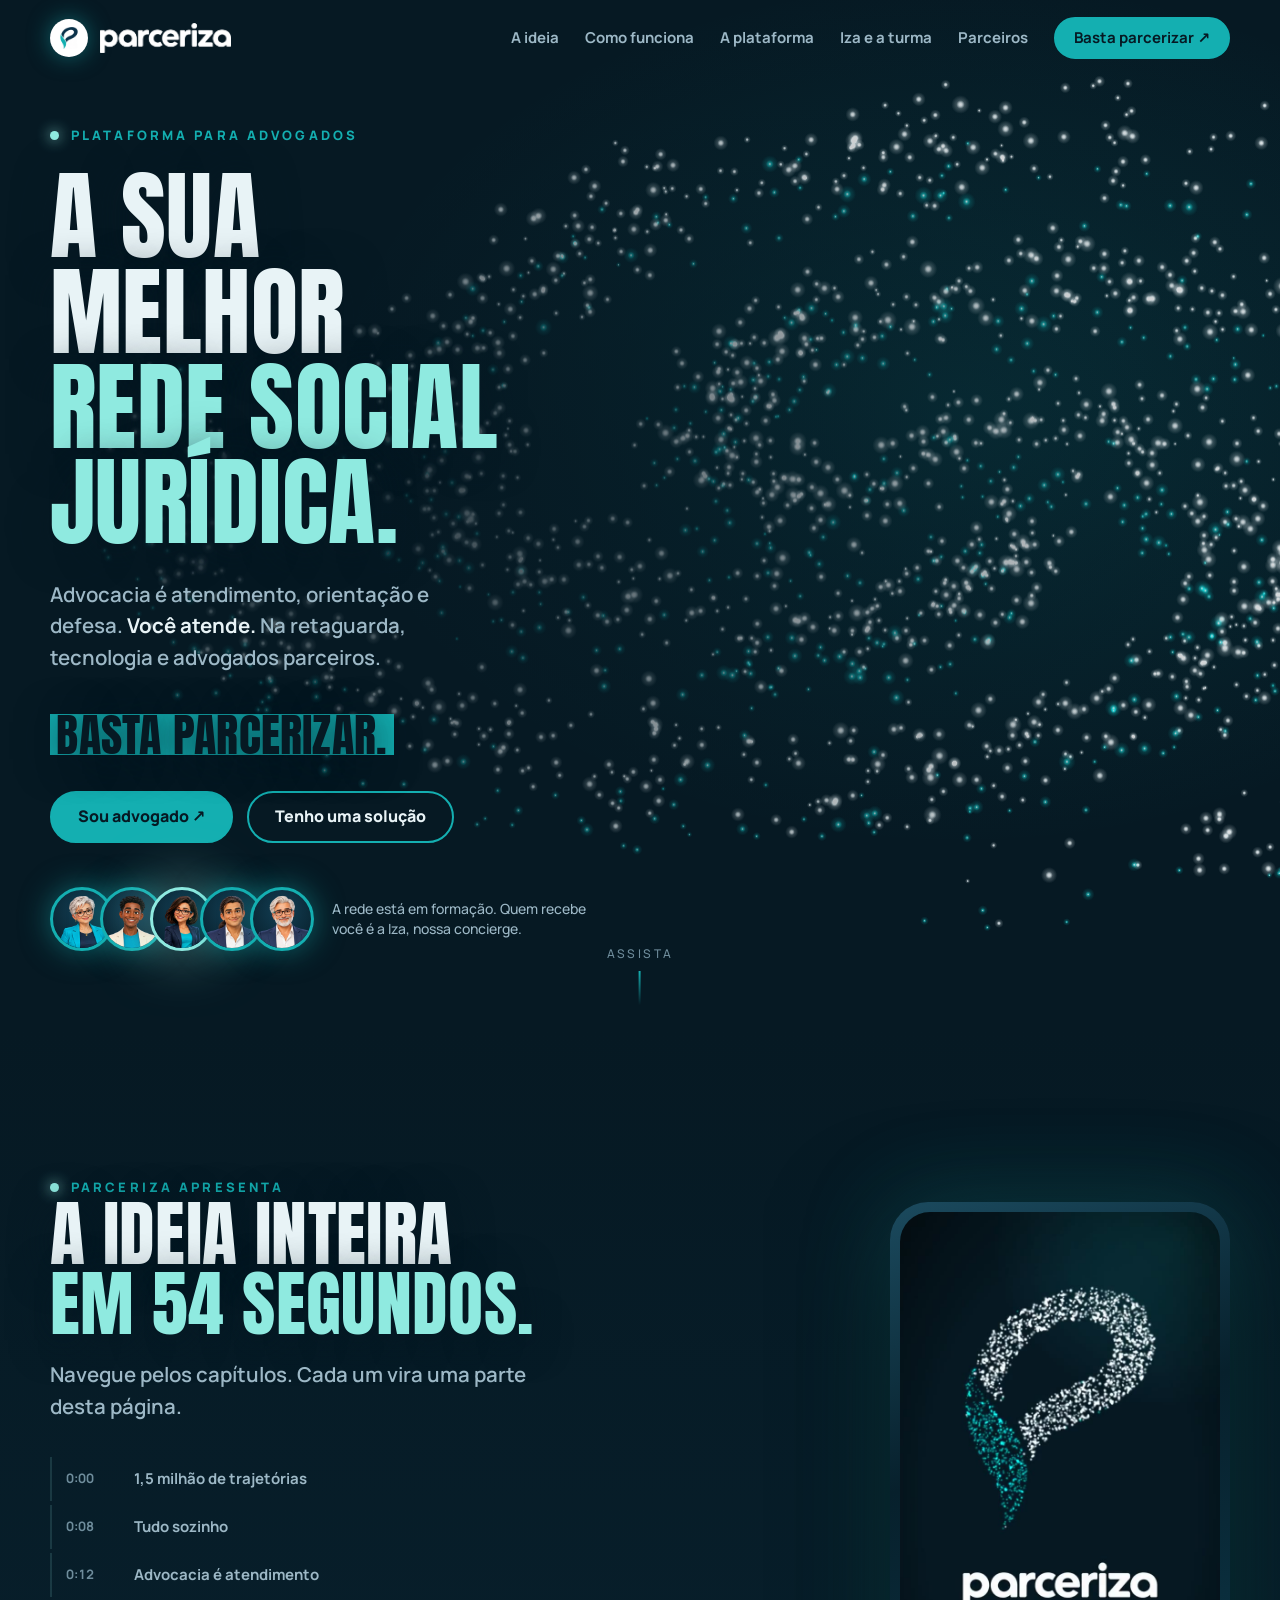
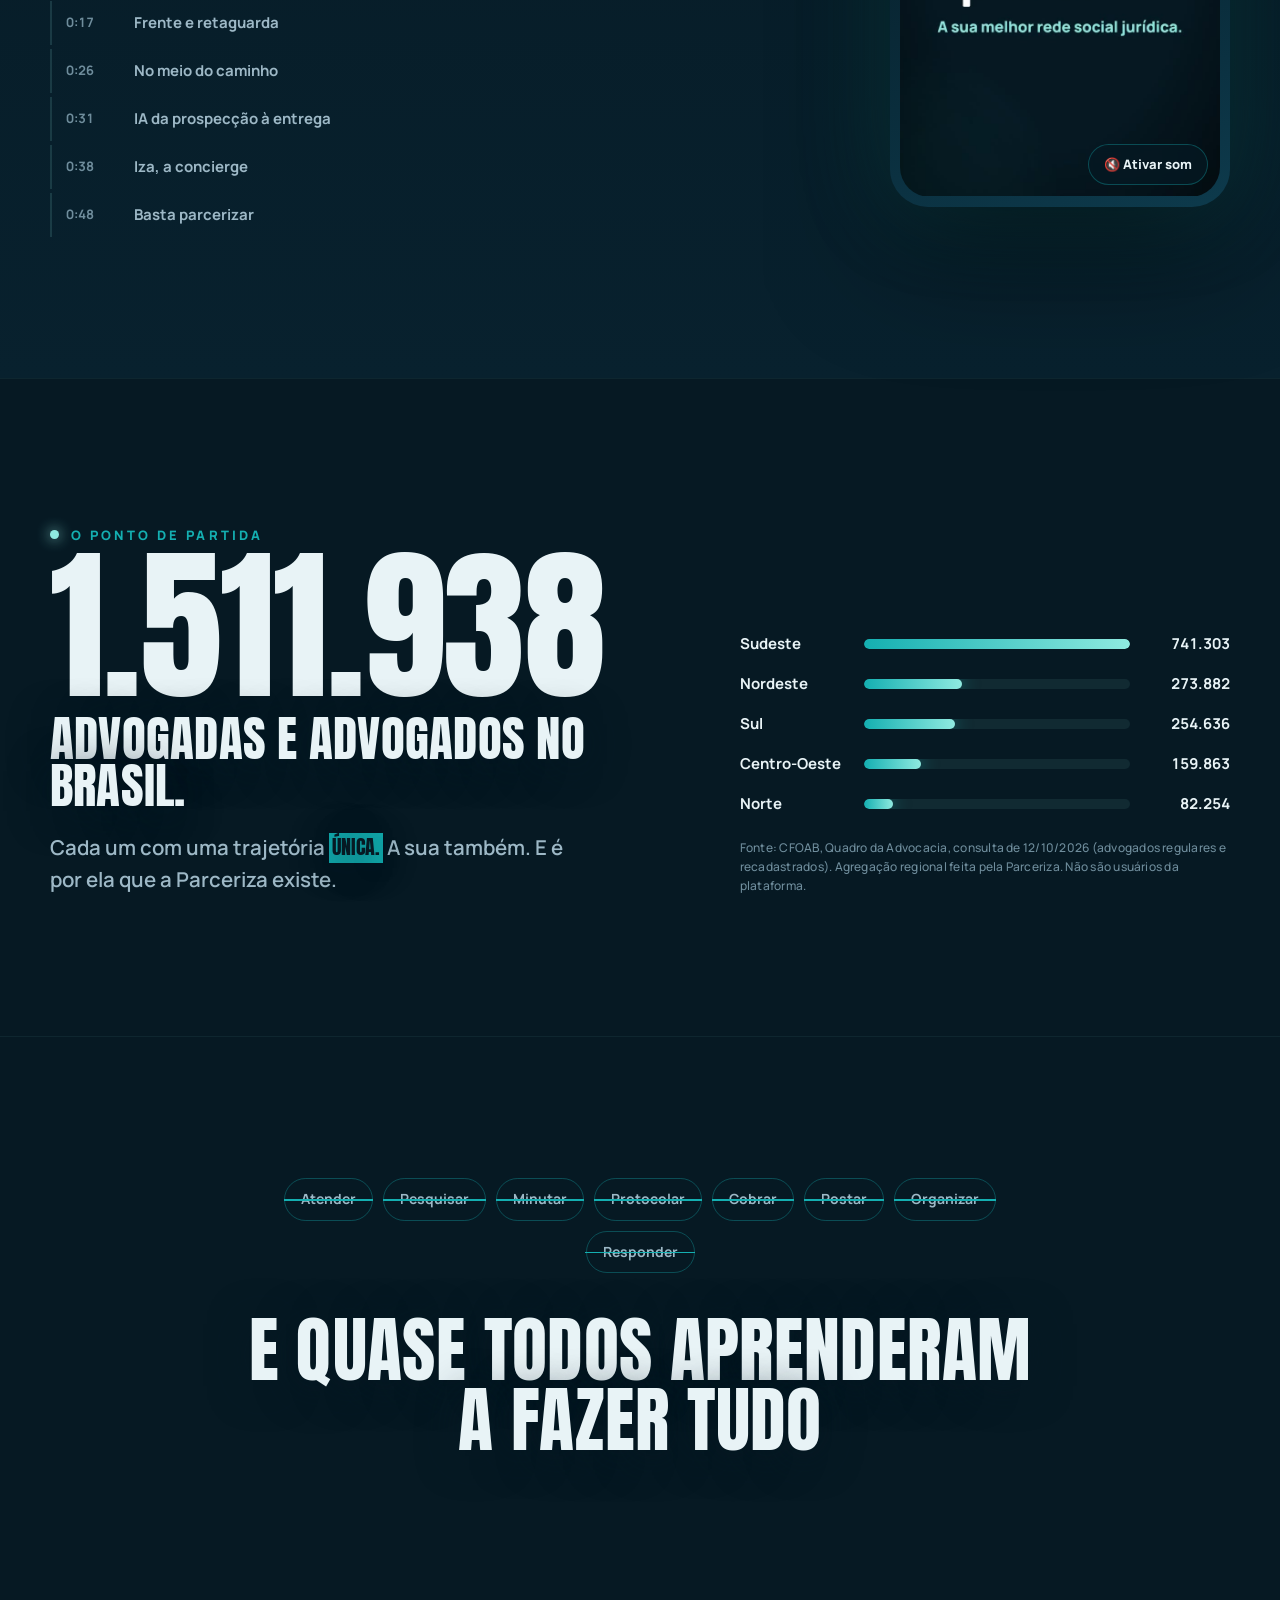
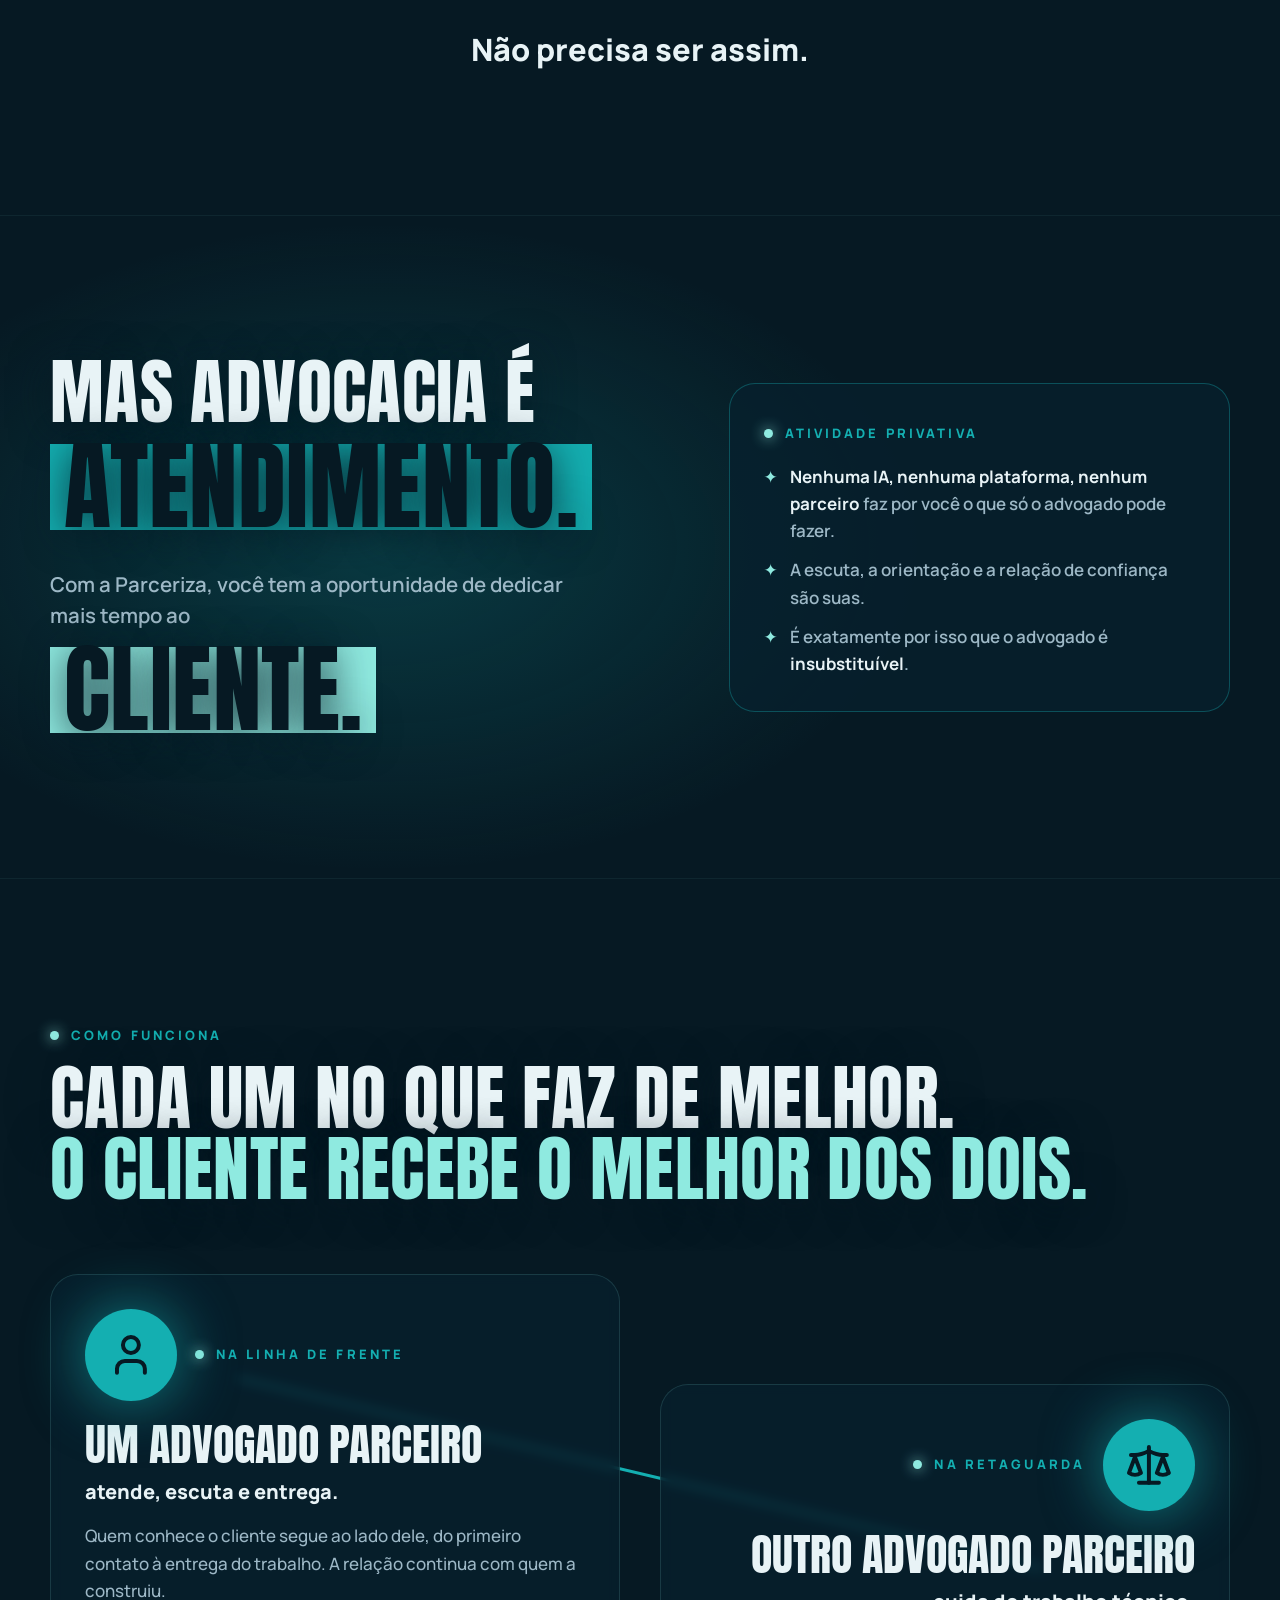
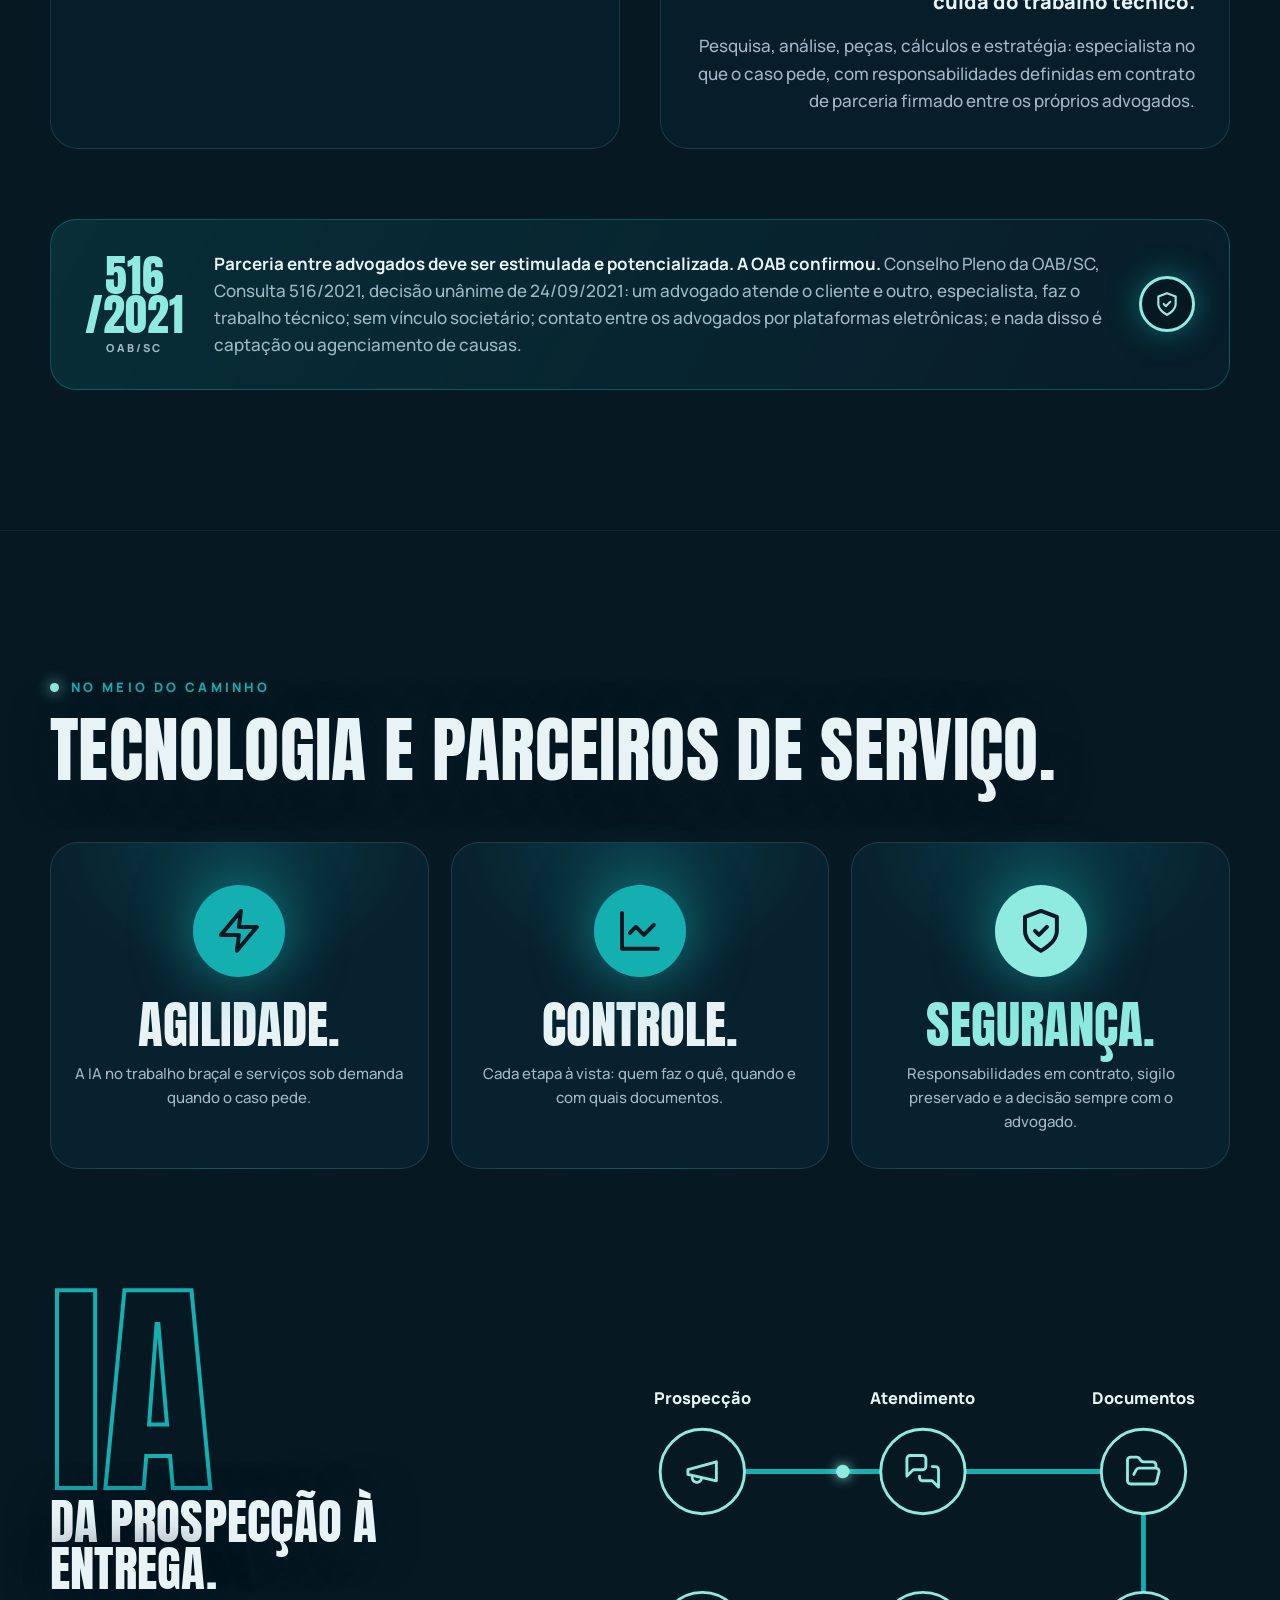
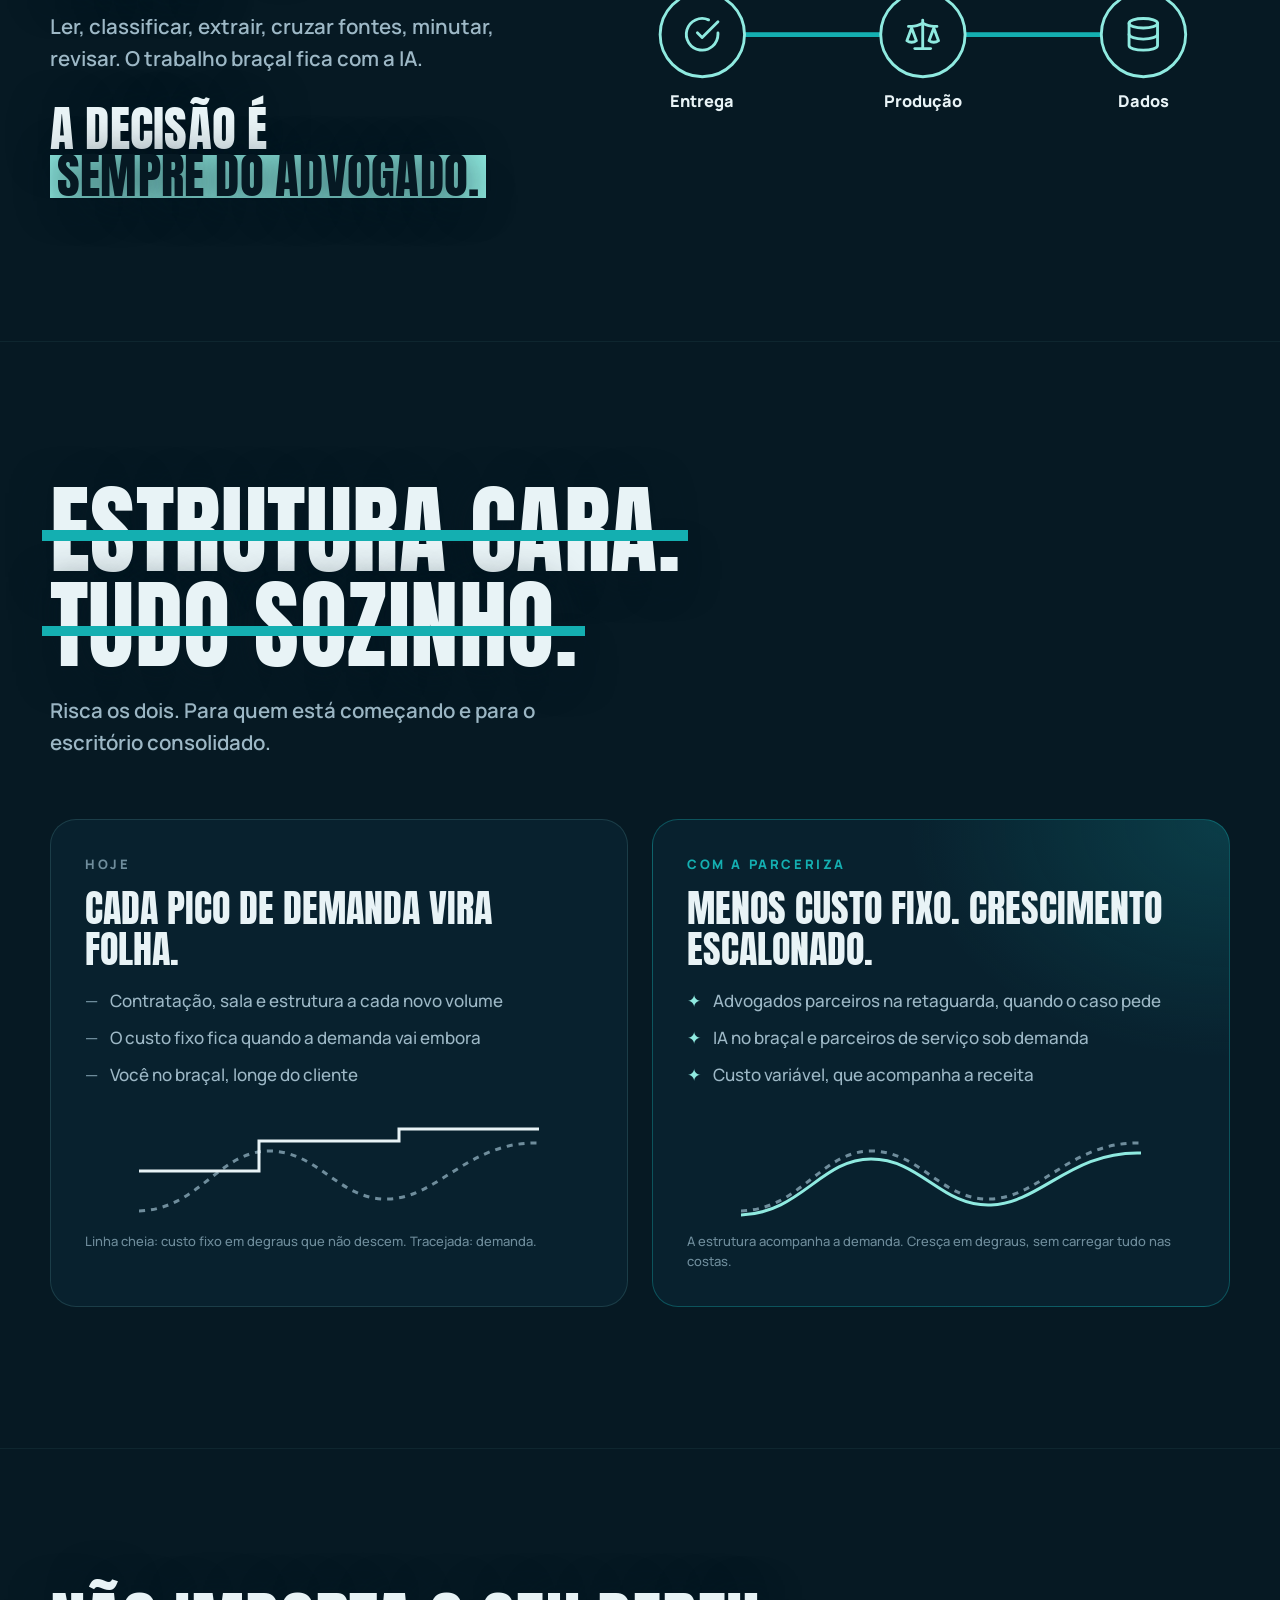
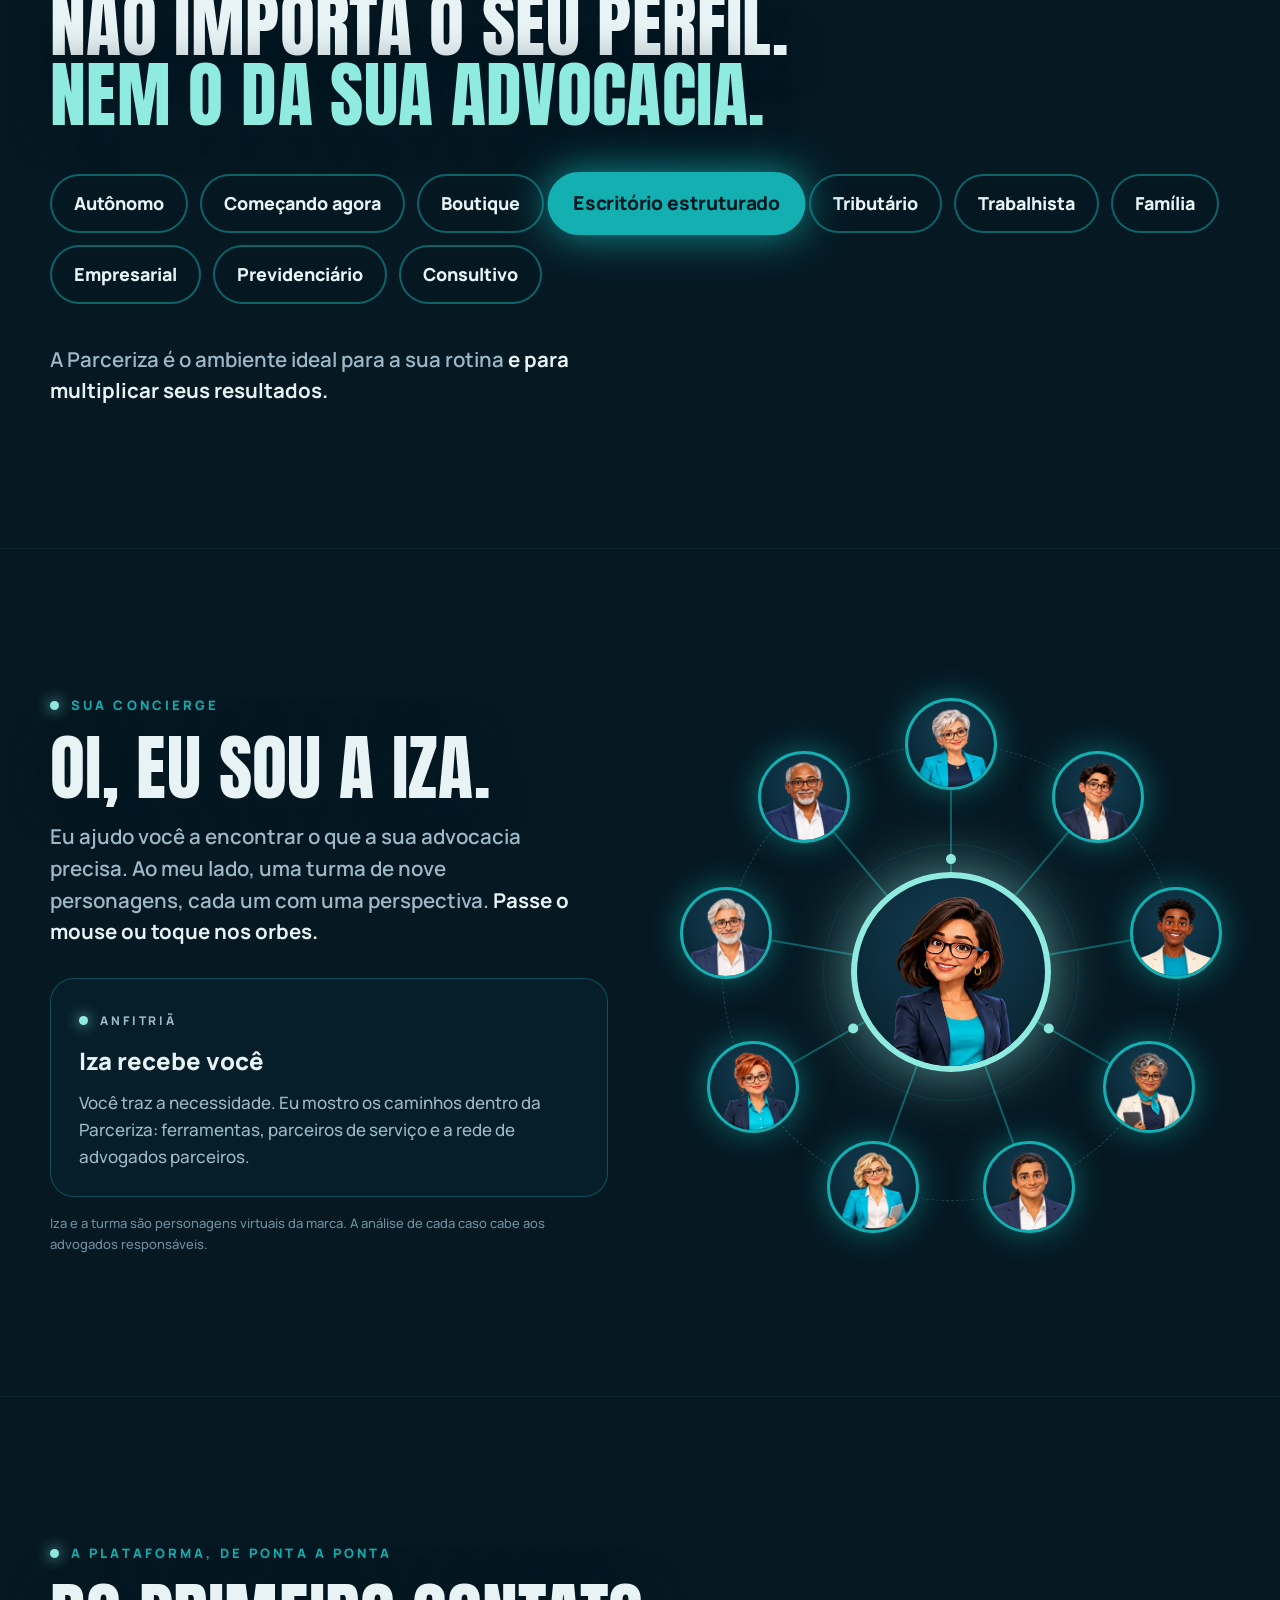
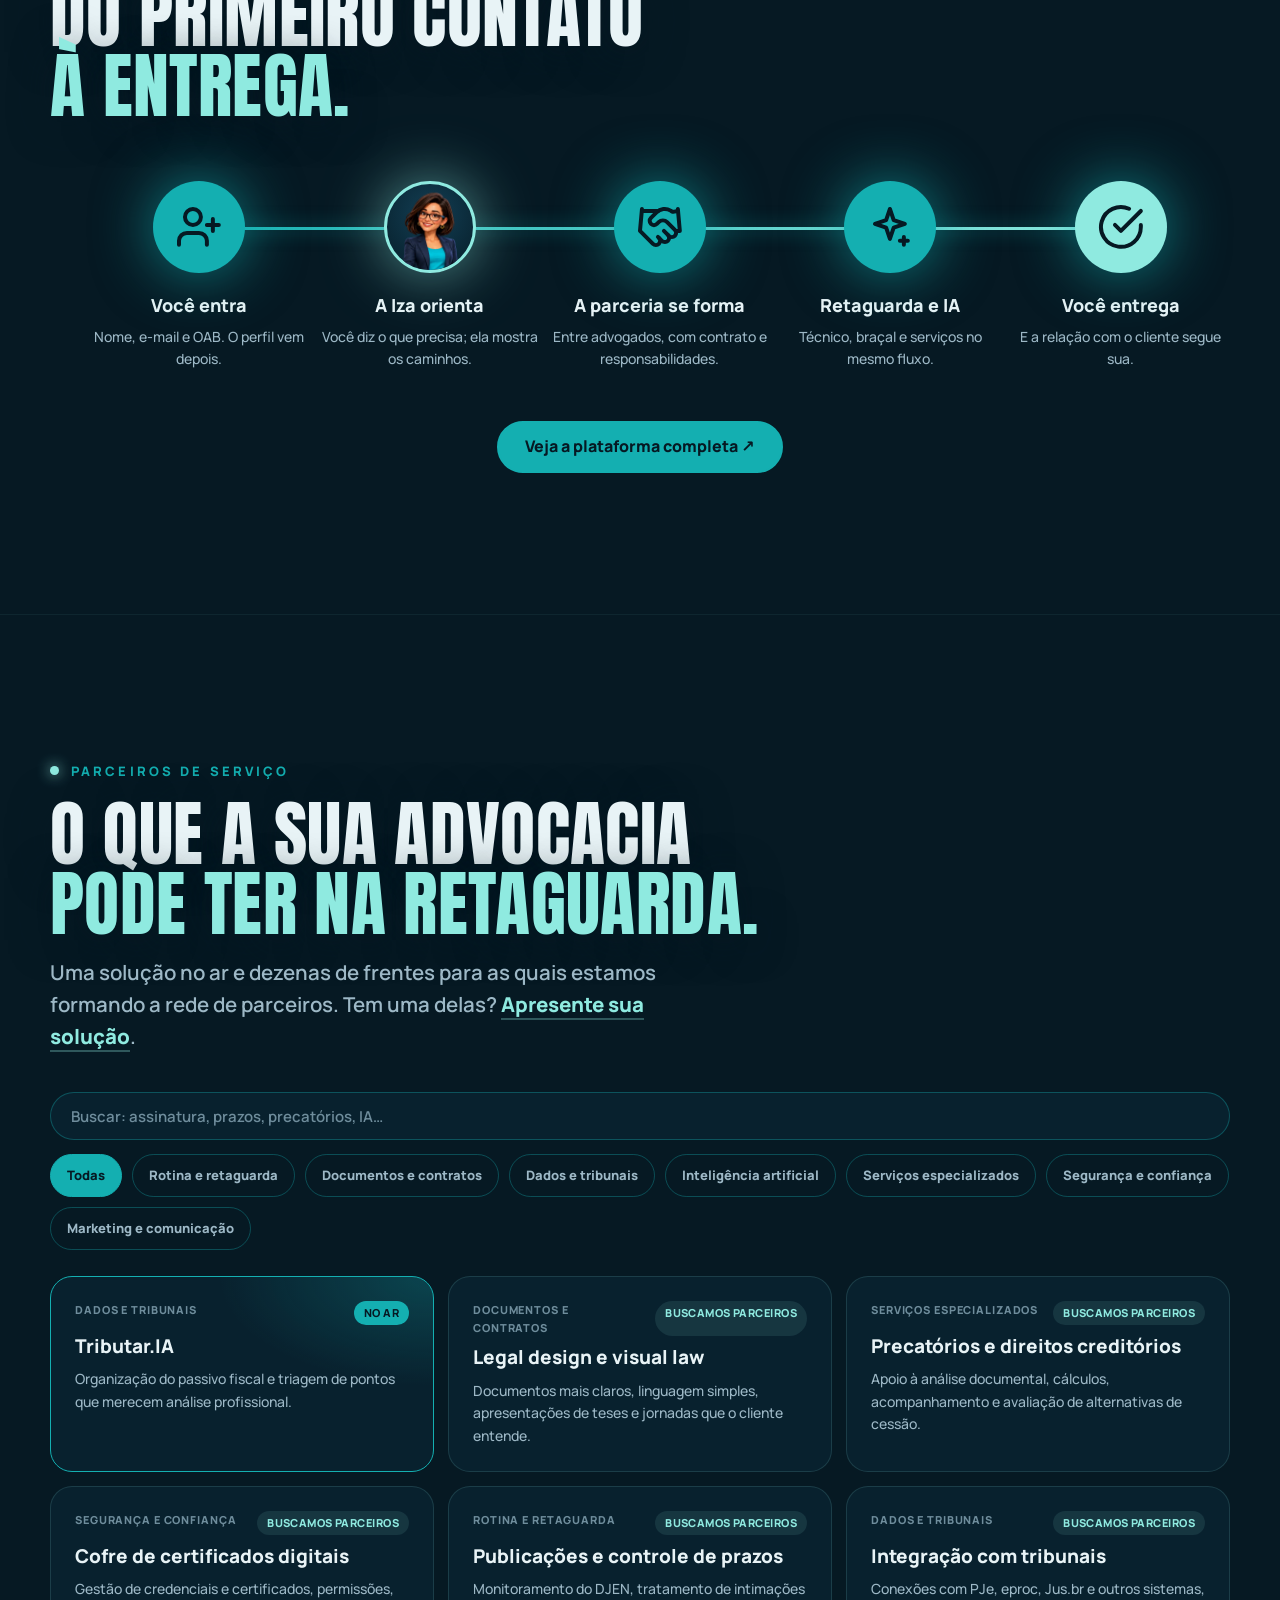
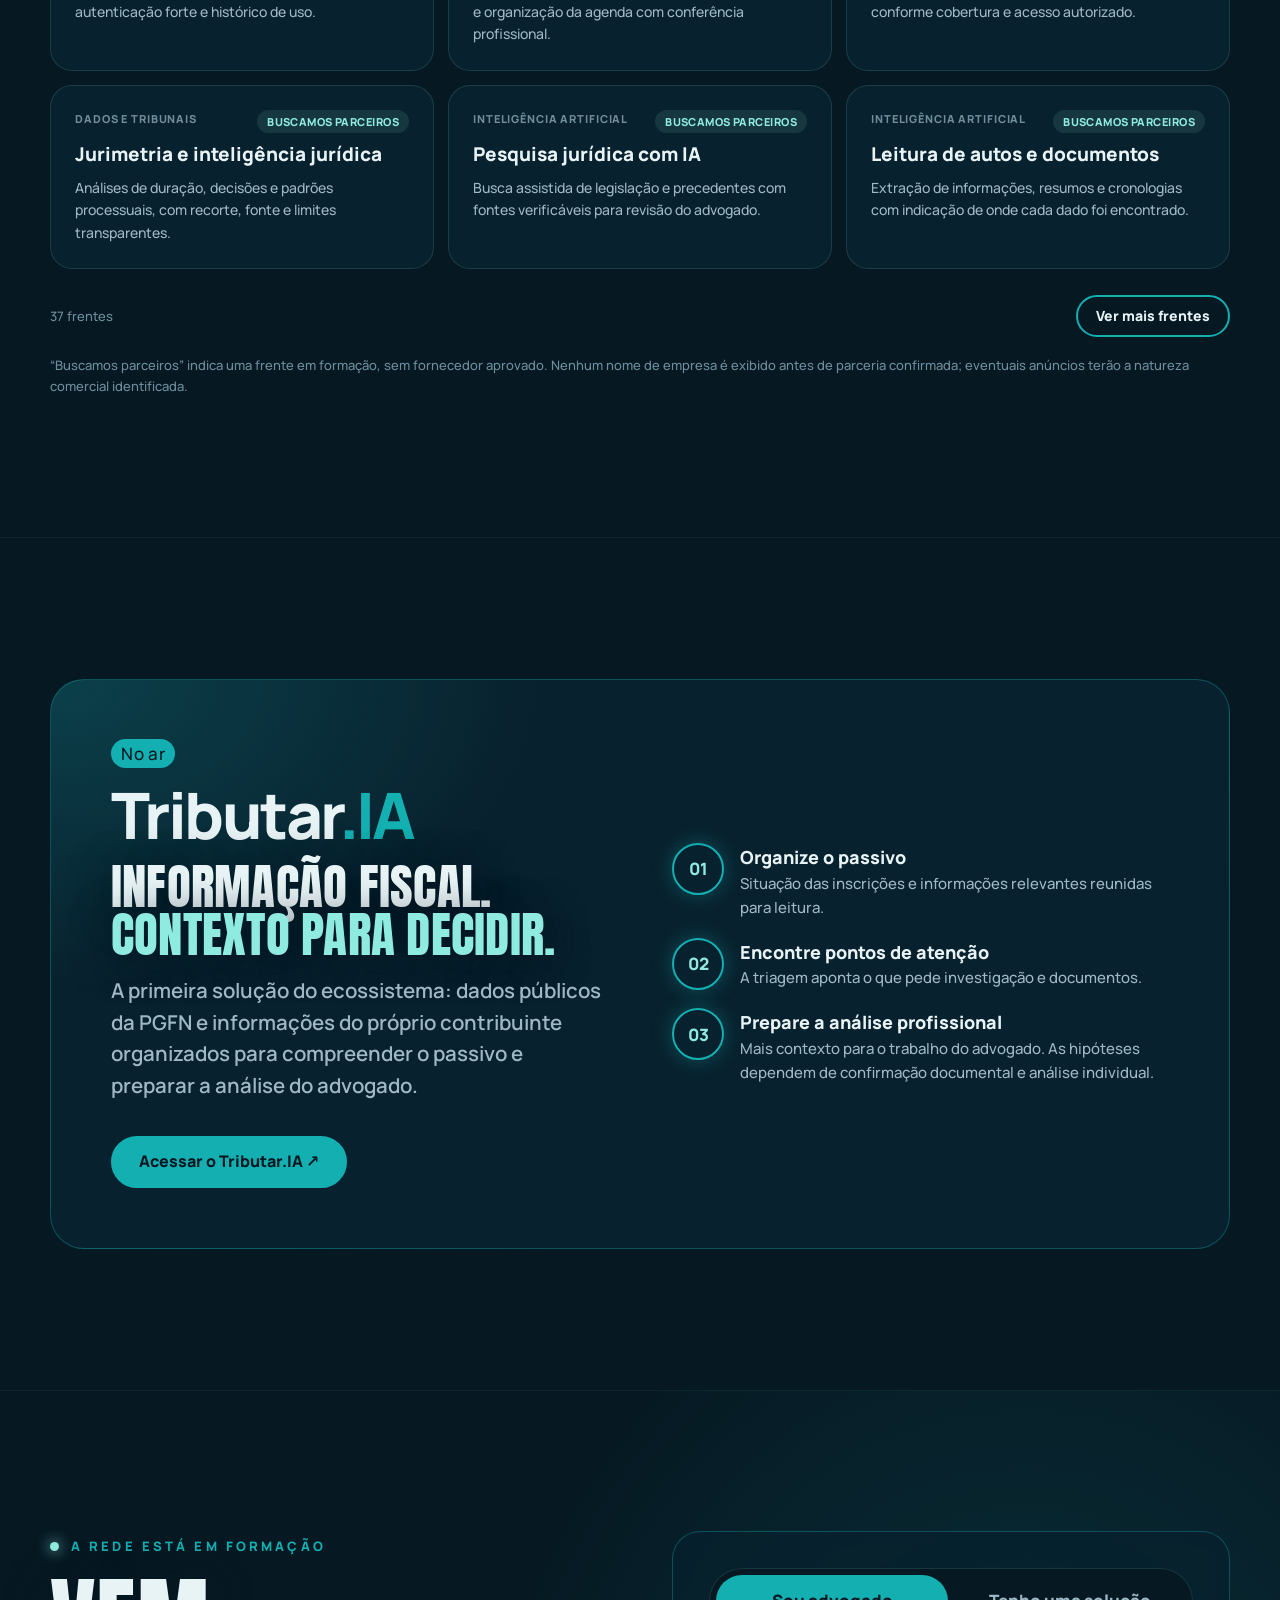
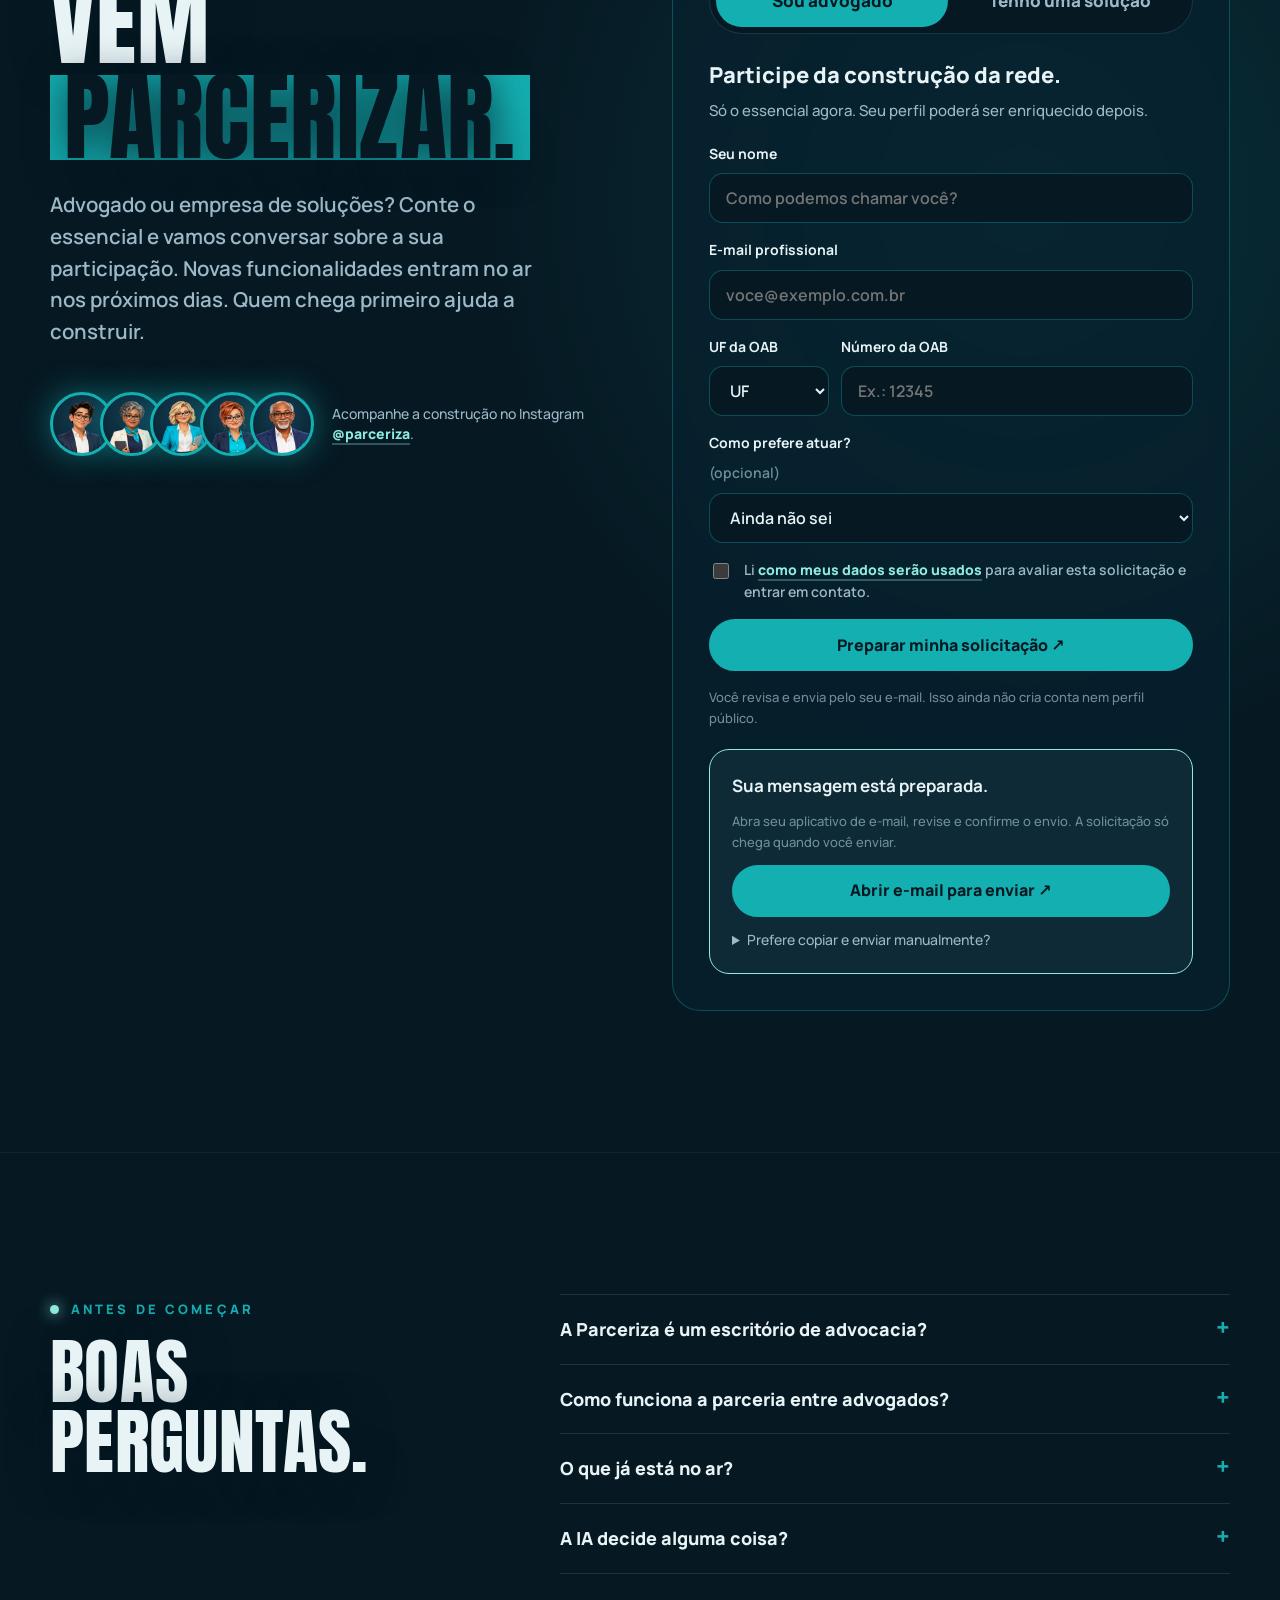
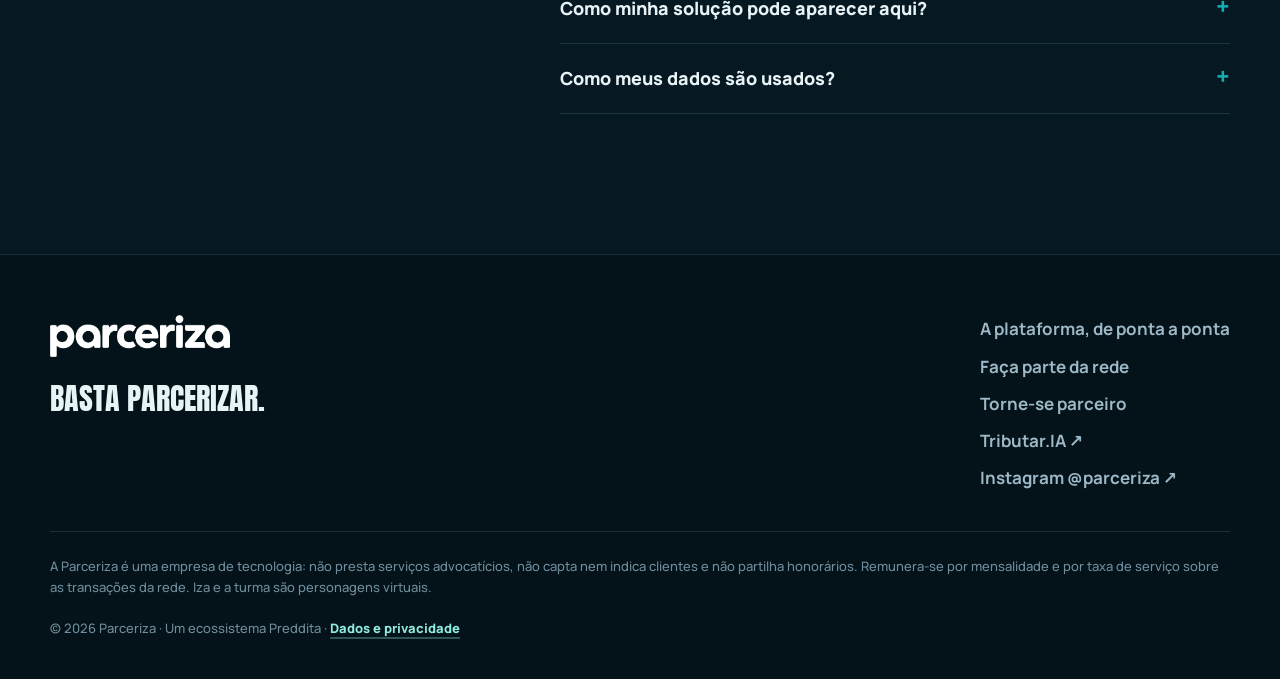
<file: index.html>
<!doctype html>
<html lang="pt-BR">
<head>
  <meta charset="utf-8">
  <meta name="viewport" content="width=device-width, initial-scale=1">
  <meta name="theme-color" content="#061923">
  <title>Parceriza — a sua melhor rede social jurídica</title>
  <meta name="description" content="Advocacia é atendimento, orientação e defesa. Você atende; na retaguarda, tecnologia e advogados parceiros. Plataforma para advogados. Basta parcerizar.">
  <meta property="og:title" content="Parceriza — a sua melhor rede social jurídica">
  <meta property="og:description" content="Um advogado parceiro atende. Outro cuida da retaguarda técnica. No meio do caminho, tecnologia e parceiros de serviço. Basta parcerizar.">
  <meta property="og:image" content="https://parceriza.com.br/assets/video/poster.jpg">
  <meta property="og:url" content="https://parceriza.com.br/">
  <meta property="og:type" content="website">
  <link rel="canonical" href="https://parceriza.com.br/">
  <link rel="icon" type="image/png" href="assets/favicon.png">
  <link rel="apple-touch-icon" href="assets/icon-192.png">
  <link rel="preconnect" href="https://fonts.googleapis.com">
  <link rel="preconnect" href="https://fonts.gstatic.com" crossorigin>
  <link href="https://fonts.googleapis.com/css2?family=Anton&family=Manrope:wght@500;600;700;800&display=swap" rel="stylesheet">
  <link rel="stylesheet" href="styles.css?v=3.2">
  <script defer src="app.js?v=3.2"></script>
</head>
<body>
<svg width="0" height="0" style="position:absolute" aria-hidden="true">
  <defs>
    <symbol id="i-pessoa" viewBox="0 0 24 24" fill="none" stroke="currentColor" stroke-width="2" stroke-linecap="round" stroke-linejoin="round"><path d="M16 7a4 4 0 1 1-8 0a4 4 0 0 1 8 0"/><path d="M19 21v-2a4 4 0 0 0-4-4H9a4 4 0 0 0-4 4v2"/></symbol>
    <symbol id="i-balanca" viewBox="0 0 24 24" fill="none" stroke="currentColor" stroke-width="2" stroke-linecap="round" stroke-linejoin="round"><path d="m16 16 3-8 3 8c-.87.65-1.92 1-3 1s-2.13-.35-3-1Z"/><path d="m2 16 3-8 3 8c-.87.65-1.92 1-3 1s-2.13-.35-3-1Z"/><path d="M7 21h10"/><path d="M12 3v18"/><path d="M3 7h2c2 0 5-1 7-2 2 1 5 2 7 2h2"/></symbol>
    <symbol id="i-raio" viewBox="0 0 24 24" fill="none" stroke="currentColor" stroke-width="2" stroke-linecap="round" stroke-linejoin="round"><path d="M13 2 3 14h9l-1 8 10-12h-9l1-8z"/></symbol>
    <symbol id="i-painel" viewBox="0 0 24 24" fill="none" stroke="currentColor" stroke-width="2" stroke-linecap="round" stroke-linejoin="round"><path d="M3 3v18h18"/><path d="m19 9-5 5-4-4-3 3"/></symbol>
    <symbol id="i-escudo" viewBox="0 0 24 24" fill="none" stroke="currentColor" stroke-width="2" stroke-linecap="round" stroke-linejoin="round"><path d="M12 22s8-4 8-10V5l-8-3-8 3v7c0 6 8 10 8 10z"/><path d="m9 12 2 2 4-4"/></symbol>
    <symbol id="i-entrada" viewBox="0 0 24 24" fill="none" stroke="currentColor" stroke-width="2" stroke-linecap="round" stroke-linejoin="round"><path d="M16 21v-2a4 4 0 0 0-4-4H6a4 4 0 0 0-4 4v2"/><circle cx="9" cy="7" r="4"/><path d="M19 8v6M22 11h-6"/></symbol>
    <symbol id="i-brilho" viewBox="0 0 24 24" fill="none" stroke="currentColor" stroke-width="2" stroke-linecap="round" stroke-linejoin="round"><path d="M12 3l1.9 5.6L19.5 10.5 13.9 12.4 12 18l-1.9-5.6L4.5 10.5l5.6-1.9z"/><path d="M19 17v4M17 19h4"/></symbol>
    <symbol id="i-aperto" viewBox="0 0 24 24" fill="none" stroke="currentColor" stroke-width="2" stroke-linecap="round" stroke-linejoin="round"><path d="m11 17 2 2a1 1 0 1 0 3-3"/><path d="m14 14 2.5 2.5a1 1 0 1 0 3-3l-3.88-3.88a3 3 0 0 0-4.24 0l-.88.88a1 1 0 1 1-3-3l2.81-2.81a5.79 5.79 0 0 1 7.06-.87l.47.28a2 2 0 0 0 1.42.25L21 4"/><path d="m21 3 1 11h-2"/><path d="M3 3 2 14l6.5 6.5a1 1 0 1 0 3-3"/><path d="M3 4h8"/></symbol>
    <symbol id="i-entrega" viewBox="0 0 24 24" fill="none" stroke="currentColor" stroke-width="2" stroke-linecap="round" stroke-linejoin="round"><path d="M22 11.08V12a10 10 0 1 1-5.93-9.14"/><path d="m9 11 3 3L22 4"/></symbol>
  </defs>
</svg>
<a class="skip-link" href="#conteudo">Ir para o conteúdo</a>

<header class="site-header">
  <div class="wrap header-inner">
    <a class="brand" href="#inicio" aria-label="Parceriza — início"><img class="brand-orb" src="assets/icon-192.png" alt="" width="38" height="38"><img src="assets/parceriza-palavra.png" alt="Parceriza" width="1130" height="258"></a>
    <button class="menu-toggle" type="button" aria-controls="menu" aria-expanded="false">Menu ☰</button>
    <nav class="nav" id="menu" aria-label="Navegação principal">
      <a href="#ideia">A ideia</a>
      <a href="#como">Como funciona</a>
      <a href="plataforma.html">A plataforma</a>
      <a href="#turma">Iza e a turma</a>
      <a href="#catalogo">Parceiros</a>
      <a class="btn btn-solid btn-sm" href="#participar" data-form="advogado">Basta parcerizar ↗</a>
    </nav>
  </div>
</header>

<main id="conteudo">

  <!-- 1 · HERO: a galáxia vira o P -->
  <section class="hero" id="inicio" aria-labelledby="hero-title">
    <canvas class="rede" data-rede="logo" aria-hidden="true"></canvas>
    <div class="veu" aria-hidden="true"></div>
    <div class="wrap">
      <p class="kicker" data-reveal>Plataforma para advogados</p>
      <h1 id="hero-title" class="display d-xl" data-reveal style="--d:.1s">A sua melhor<span class="mint">rede social jurídica.</span></h1>
      <p class="lead" data-reveal style="--d:.25s">Advocacia é atendimento, orientação e defesa. <strong>Você atende.</strong> Na retaguarda, tecnologia e advogados parceiros.</p>
      <div class="hero-tag display" data-in><span class="hl"><span>Basta parcerizar.</span></span></div>
      <div class="actions" data-reveal style="--d:.45s">
        <a class="btn btn-solid" href="#participar" data-form="advogado">Sou advogado ↗</a>
        <a class="btn btn-ghost" href="#participar" data-form="parceiro">Tenho uma solução</a>
      </div>
      <div class="hero-foot" data-reveal style="--d:.6s">
        <div class="orb-stack" aria-hidden="true">
          <span class="orb"><img src="assets/turma/p1.webp" alt=""></span><span class="orb"><img src="assets/turma/p3.webp" alt=""></span><span class="orb orb-iza"><img src="assets/turma/iza.webp" alt=""></span><span class="orb"><img src="assets/turma/p5.webp" alt=""></span><span class="orb"><img src="assets/turma/p8.webp" alt=""></span>
        </div>
        <p>A rede está em formação. Quem recebe você é a Iza, nossa concierge.</p>
      </div>
    </div>
    <a class="scroll-cue" href="#video">Assista</a>
  </section>

  <!-- 2 · VÍDEO -->
  <section class="section video-section" id="video" aria-labelledby="video-title">
    <div class="wrap video-layout">
      <div>
        <p class="kicker" data-reveal>Parceriza apresenta</p>
        <h2 id="video-title" class="display d-l" data-reveal style="--d:.1s">A ideia inteira<br><span class="mint">em 54 segundos.</span></h2>
        <p class="lead" data-reveal style="--d:.2s;margin-top:20px">Navegue pelos capítulos. Cada um vira uma parte desta página.</p>
        <ol class="chapters" data-reveal style="--d:.3s">
          <li><button type="button" data-t="0"><span>0:00</span>1,5 milhão de trajetórias</button></li>
          <li><button type="button" data-t="8.5"><span>0:08</span>Tudo sozinho</button></li>
          <li><button type="button" data-t="12.5"><span>0:12</span>Advocacia é atendimento</button></li>
          <li><button type="button" data-t="17"><span>0:17</span>Frente e retaguarda</button></li>
          <li><button type="button" data-t="26"><span>0:26</span>No meio do caminho</button></li>
          <li><button type="button" data-t="31"><span>0:31</span>IA da prospecção à entrega</button></li>
          <li><button type="button" data-t="38.5"><span>0:38</span>Iza, a concierge</button></li>
          <li><button type="button" data-t="48"><span>0:48</span>Basta parcerizar</button></li>
        </ol>
      </div>
      <div class="phone" data-video>
        <video src="assets/video/parceriza-apresentacao.mp4" poster="assets/video/poster.jpg" muted playsinline loop preload="metadata" aria-label="Vídeo de apresentação da Parceriza, 54 segundos"></video>
        <button class="sound" type="button">🔇 Ativar som</button>
      </div>
    </div>
  </section>

  <!-- 3 · 1.511.938 trajetórias -->
  <section class="section" id="ideia" aria-labelledby="count-title">
    <div class="wrap count-layout" data-in>
      <div>
        <p class="kicker">O ponto de partida</p>
        <p class="big-number" data-count="1511938" aria-hidden="true">0</p>
        <h2 id="count-title" class="display d-m" style="margin-top:10px"><span class="sr-only" style="position:absolute;left:-9999px">1.511.938 </span>advogadas e advogados no Brasil.</h2>
        <p class="lead" style="margin-top:22px">Cada um com uma trajetória <span class="hl"><span class="display">única.</span></span> A sua também. E é por ela que a Parceriza existe.</p>
      </div>
      <div>
        <div class="regions">
          <div class="region"><span>Sudeste</span><span class="bar"><i style="--w:100%;--d:.1s"></i></span><b>741.303</b></div>
          <div class="region"><span>Nordeste</span><span class="bar"><i style="--w:36.9%;--d:.2s"></i></span><b>273.882</b></div>
          <div class="region"><span>Sul</span><span class="bar"><i style="--w:34.3%;--d:.3s"></i></span><b>254.636</b></div>
          <div class="region"><span>Centro-Oeste</span><span class="bar"><i style="--w:21.6%;--d:.4s"></i></span><b>159.863</b></div>
          <div class="region"><span>Norte</span><span class="bar"><i style="--w:11.1%;--d:.5s"></i></span><b>82.254</b></div>
        </div>
        <p class="source" style="margin-top:22px">Fonte: CFOAB, Quadro da Advocacia, consulta de 12/10/2026 (advogados regulares e recadastrados). Agregação regional feita pela Parceriza. Não são usuários da plataforma.</p>
      </div>
    </div>
  </section>

  <!-- 4 · sozinhos -->
  <section class="section alone" aria-labelledby="alone-title">
    <div class="wrap" data-in>
      <div class="tasks" aria-label="Tarefas do dia a dia">
        <span class="strike" style="--d:.2s">Atender</span><span class="strike" style="--d:.3s">Pesquisar</span><span class="strike" style="--d:.4s">Minutar</span><span class="strike" style="--d:.5s">Protocolar</span><span class="strike" style="--d:.6s">Cobrar</span><span class="strike" style="--d:.7s">Postar</span><span class="strike" style="--d:.8s">Organizar</span><span class="strike" style="--d:.9s">Responder</span>
      </div>
      <h2 id="alone-title" class="display d-l">E quase todos aprenderam<br>a fazer tudo</h2>
      <p class="display d-xxl" style="margin-top:6px"><span class="dissolve">sozinhos.</span></p>
      <p class="after">Não precisa ser assim.</p>
    </div>
  </section>

  <!-- 5 · atendimento -->
  <section class="section flash" aria-labelledby="atend-title">
    <div class="wrap atend-grid">
      <div data-in>
        <h2 id="atend-title" class="display d-l">Mas advocacia é</h2>
        <p class="display d-xl" style="margin-top:12px"><span class="hl"><span>Atendimento.</span></span></p>
        <p class="lead" style="margin-top:34px">Com a Parceriza, você tem a oportunidade de dedicar mais tempo ao</p>
        <p class="display d-xl" style="margin-top:10px"><span class="hl mint-hl"><span>cliente.</span></span></p>
      </div>
      <aside class="privativo" data-reveal style="--d:.2s">
        <p class="kicker">Atividade privativa</p>
        <ul>
          <li><span><strong>Nenhuma IA, nenhuma plataforma, nenhum parceiro</strong> faz por você o que só o advogado pode fazer.</span></li>
          <li><span>A escuta, a orientação e a relação de confiança são suas.</span></li>
          <li><span>É exatamente por isso que o advogado é <strong>insubstituível</strong>.</span></li>
        </ul>
      </aside>
    </div>
  </section>

  <!-- 6 · frente e retaguarda -->
  <section class="section" id="como" aria-labelledby="duo-title">
    <div class="wrap" data-in>
      <p class="kicker">Como funciona</p>
      <h2 id="duo-title" class="display d-l" style="margin-top:16px">Cada um no que faz de melhor.<br><span class="mint">O cliente recebe o melhor dos dois.</span></h2>
      <div class="duo">
        <svg class="duo-link" aria-hidden="true" preserveAspectRatio="none"><line x1="16%" y1="22%" x2="84%" y2="62%"/></svg>
        <article class="duo-card">
          <div class="duo-head"><span class="orb orb-icon"><svg><use href="#i-pessoa"/></svg></span><p class="kicker">Na linha de frente</p></div>
          <h3>Um advogado parceiro</h3>
          <p class="sub">atende, escuta e entrega.</p>
          <p class="txt">Quem conhece o cliente segue ao lado dele, do primeiro contato à entrega do trabalho. A relação continua com quem a construiu.</p>
        </article>
        <article class="duo-card">
          <div class="duo-head"><p class="kicker">Na retaguarda</p><span class="orb orb-icon"><svg><use href="#i-balanca"/></svg></span></div>
          <h3>Outro advogado parceiro</h3>
          <p class="sub">cuida do trabalho técnico.</p>
          <p class="txt">Pesquisa, análise, peças, cálculos e estratégia: especialista no que o caso pede, com responsabilidades definidas em contrato de parceria firmado entre os próprios advogados.</p>
        </article>
      </div>
      <div class="marco" data-reveal>
        <p class="seal">516<br>/2021<small>OAB/SC</small></p>
        <p><strong>Parceria entre advogados deve ser estimulada e potencializada. A OAB confirmou.</strong> Conselho Pleno da OAB/SC, Consulta 516/2021, decisão unânime de 24/09/2021: um advogado atende o cliente e outro, especialista, faz o trabalho técnico; sem vínculo societário; contato entre os advogados por plataformas eletrônicas; e nada disso é captação ou agenciamento de causas.</p>
        <span class="orb orb-line" style="--s:56px;display:grid;place-items:center" aria-hidden="true"><svg width="26" height="26"><use href="#i-escudo"/></svg></span>
      </div>
    </div>
  </section>

  <!-- 7 · meio do caminho + IA -->
  <section class="section" aria-labelledby="meio-title">
    <div class="wrap">
      <p class="kicker" data-reveal>No meio do caminho</p>
      <h2 id="meio-title" class="display d-l" data-reveal style="--d:.1s;margin-top:16px">Tecnologia e parceiros de serviço.</h2>
      <div class="pillars">
        <article class="pillar" data-reveal style="--d:.1s"><span class="orb orb-icon"><svg><use href="#i-raio"/></svg></span><h3>Agilidade.</h3><p>A IA no trabalho braçal e serviços sob demanda quando o caso pede.</p></article>
        <article class="pillar" data-reveal style="--d:.25s"><span class="orb orb-icon"><svg><use href="#i-painel"/></svg></span><h3>Controle.</h3><p>Cada etapa à vista: quem faz o quê, quando e com quais documentos.</p></article>
        <article class="pillar" data-reveal style="--d:.4s"><span class="orb orb-icon" style="background:var(--mint)"><svg><use href="#i-escudo"/></svg></span><h3>Segurança.</h3><p>Responsabilidades em contrato, sigilo preservado e a decisão sempre com o advogado.</p></article>
      </div>

      <div class="ia-layout" style="margin-top:clamp(80px,10vw,140px)" data-in>
        <div>
          <p class="ia-word" aria-hidden="true">IA</p>
          <h2 class="display d-m" style="margin-top:12px">da prospecção à entrega.</h2>
          <p class="lead" style="margin-top:18px">Ler, classificar, extrair, cruzar fontes, minutar, revisar. O trabalho braçal fica com a IA.</p>
          <p class="display d-m decide">A decisão é <span class="hl mint-hl"><span>sempre do advogado.</span></span></p>
        </div>
        <svg class="flow" viewBox="0 0 640 380" role="img" aria-label="Fluxo: prospecção, atendimento, documentos, dados, produção e entrega">
          <path class="track" d="M90 110 H550 V280 H90"/>
          <path class="draw" d="M90 110 H550 V280 H90"/>
          <circle class="pulse" r="7" cx="-20" cy="-20"/>
          <g class="node" style="--d:.4s"><circle cx="90" cy="110" r="44"/><g class="ico" transform="translate(70 90) scale(1.65)"><path d="m3 11 18-5v12L3 14v-3z"/><path d="M11.6 16.8a3 3 0 1 1-5.8-1.6"/></g><text x="90" y="40" text-anchor="middle">Prospecção</text></g>
          <g class="node" style="--d:.8s"><circle cx="320" cy="110" r="44"/><g class="ico" transform="translate(300 90) scale(1.65)"><path d="M14 9a2 2 0 0 1-2 2H6l-4 4V4a2 2 0 0 1 2-2h8a2 2 0 0 1 2 2z"/><path d="M18 9h2a2 2 0 0 1 2 2v11l-4-4h-6a2 2 0 0 1-2-2v-1"/></g><text x="320" y="40" text-anchor="middle">Atendimento</text></g>
          <g class="node" style="--d:1.2s"><circle cx="550" cy="110" r="44"/><g class="ico" transform="translate(530 90) scale(1.65)"><path d="m6 14 1.5-2.9A2 2 0 0 1 9.24 10H20a2 2 0 0 1 1.94 2.5l-1.54 6a2 2 0 0 1-1.95 1.5H4a2 2 0 0 1-2-2V5a2 2 0 0 1 2-2h3.9a2 2 0 0 1 1.69.9l.81 1.2a2 2 0 0 0 1.67.9H18a2 2 0 0 1 2 2v2"/></g><text x="550" y="40" text-anchor="middle">Documentos</text></g>
          <g class="node" style="--d:1.5s"><circle cx="550" cy="280" r="44"/><g class="ico" transform="translate(530 260) scale(1.65)"><path d="M3 5a9 3 0 0 0 18 0a9 3 0 0 0 -18 0"/><path d="M3 5V19A9 3 0 0 0 21 19V5"/><path d="M3 12A9 3 0 0 0 21 12"/></g><text x="550" y="356" text-anchor="middle">Dados</text></g>
          <g class="node" style="--d:1.9s"><circle cx="320" cy="280" r="44"/><g class="ico" transform="translate(300 260) scale(1.65)"><path d="m16 16 3-8 3 8c-.87.65-1.92 1-3 1s-2.13-.35-3-1Z"/><path d="m2 16 3-8 3 8c-.87.65-1.92 1-3 1s-2.13-.35-3-1Z"/><path d="M7 21h10"/><path d="M12 3v18"/><path d="M3 7h2c2 0 5-1 7-2 2 1 5 2 7 2h2"/></g><text x="320" y="356" text-anchor="middle">Produção</text></g>
          <g class="node" style="--d:2.3s"><circle cx="90" cy="280" r="44"/><g class="ico" transform="translate(70 260) scale(1.65)"><path d="M22 11.08V12a10 10 0 1 1-5.93-9.14"/><path d="m9 11 3 3L22 4"/></g><text x="90" y="356" text-anchor="middle">Entrega</text></g>
        </svg>
      </div>
    </div>
  </section>

  <!-- 8 · estrutura cara -->
  <section class="section" aria-labelledby="custo-title">
    <div class="wrap" data-in>
      <h2 id="custo-title" class="display d-xl"><span class="strike" style="--d:.3s">Estrutura cara.</span><br><span class="strike" style="--d:.7s">Tudo sozinho.</span></h2>
      <p class="lead" style="margin-top:22px">Risca os dois. Para quem está começando e para o escritório consolidado.</p>
      <div class="cost-grid">
        <article class="cost">
          <h3>Hoje</h3>
          <p class="big">Cada pico de demanda vira folha.</p>
          <ul><li>Contratação, sala e estrutura a cada novo volume</li><li>O custo fixo fica quando a demanda vai embora</li><li>Você no braçal, longe do cliente</li></ul>
          <svg class="chart" viewBox="0 0 400 120" aria-hidden="true"><path d="M0 100 C60 98 80 40 130 40 S200 90 250 88 S330 30 400 32" stroke="#6f8d9c" stroke-dasharray="6 6"/><path d="M0 60 H120 V30 H260 V18 H400" stroke="#e8f3f6"/></svg>
          <p class="small">Linha cheia: custo fixo em degraus que não descem. Tracejada: demanda.</p>
        </article>
        <article class="cost after-card">
          <h3>Com a Parceriza</h3>
          <p class="big">Menos custo fixo. Crescimento escalonado.</p>
          <ul><li>Advogados parceiros na retaguarda, quando o caso pede</li><li>IA no braçal e parceiros de serviço sob demanda</li><li>Custo variável, que acompanha a receita</li></ul>
          <svg class="chart" viewBox="0 0 400 120" aria-hidden="true"><path d="M0 100 C60 98 80 40 130 40 S200 90 250 88 S330 30 400 32" stroke="#6f8d9c" stroke-dasharray="6 6"/><path d="M0 104 C60 102 80 48 130 48 S200 96 250 94 S330 40 400 42" stroke="#8feae0"/></svg>
          <p class="small">A estrutura acompanha a demanda. Cresça em degraus, sem carregar tudo nas costas.</p>
        </article>
      </div>
    </div>
  </section>

  <!-- 9 · qualquer perfil -->
  <section class="section" aria-labelledby="perfil-title">
    <div class="wrap">
      <h2 id="perfil-title" class="display d-l" data-reveal>Não importa o seu perfil.<br><span class="mint">Nem o da sua advocacia.</span></h2>
      <div class="chips" data-cycle data-reveal style="--d:.2s">
        <span class="chip">Autônomo</span><span class="chip">Começando agora</span><span class="chip">Boutique</span><span class="chip">Escritório estruturado</span><span class="chip">Tributário</span><span class="chip">Trabalhista</span><span class="chip">Família</span><span class="chip">Empresarial</span><span class="chip">Previdenciário</span><span class="chip">Consultivo</span>
      </div>
      <p class="lead" data-reveal style="--d:.3s;margin-top:40px;max-width:46ch">A Parceriza é o ambiente ideal para a sua rotina <strong>e para multiplicar seus resultados.</strong></p>
    </div>
  </section>

  <!-- 10 · Iza e a turma -->
  <section class="section" id="turma" aria-labelledby="turma-title">
    <div class="wrap turma-layout">
      <div>
        <p class="kicker" data-reveal>Sua concierge</p>
        <h2 id="turma-title" class="display d-l" data-reveal style="--d:.1s;margin-top:16px">Oi, eu sou a Iza.</h2>
        <p class="lead" data-reveal style="--d:.2s;margin-top:18px">Eu ajudo você a encontrar o que a sua advocacia precisa. Ao meu lado, uma turma de nove personagens, cada um com uma perspectiva. <strong>Passe o mouse ou toque nos orbes.</strong></p>
        <div class="persona" aria-live="polite" data-reveal style="--d:.3s">
          <p class="kicker persona-tema">Anfitriã</p>
          <h3 class="persona-titulo">Iza recebe você</h3>
          <p class="persona-texto">Você traz a necessidade. Eu mostro os caminhos dentro da Parceriza: ferramentas, parceiros de serviço e a rede de advogados parceiros.</p>
        </div>
        <p class="small" style="margin-top:16px">Iza e a turma são personagens virtuais da marca. A análise de cada caso cabe aos advogados responsáveis.</p>
      </div>
      <div class="orbit" data-reveal style="--d:.2s">
        <div class="orbit-ring">
          <svg viewBox="0 0 100 100" aria-hidden="true"></svg>
          <div class="orbit-item"><button type="button" aria-pressed="false" data-tema="Gestão" data-titulo="Escritório que cresce em degraus" data-texto="Rotina, controladoria e custos: estrutura que acompanha a demanda, sem carregar o fixo."><span class="orb"><img src="assets/turma/p1.webp" alt="Personagem: perspectiva de gestão"></span></button></div>
          <div class="orbit-item"><button type="button" aria-pressed="false" data-tema="Tecnologia e IA" data-titulo="A IA no braçal" data-texto="Ler, classificar, extrair e minutar com fonte e revisão humana. A decisão é sempre sua."><span class="orb"><img src="assets/turma/p2.webp" alt="Personagem: perspectiva de tecnologia e IA"></span></button></div>
          <div class="orbit-item"><button type="button" aria-pressed="false" data-tema="Primeiros passos" data-titulo="Começando agora" data-texto="Sem estrutura cara: retaguarda técnica e serviços quando o caso pede, desde o primeiro cliente."><span class="orb"><img src="assets/turma/p3.webp" alt="Personagem: perspectiva de quem está começando"></span></button></div>
          <div class="orbit-item"><button type="button" aria-pressed="false" data-tema="Conhecimento" data-titulo="Atualização que vira prática" data-texto="Reforma tributária, novas normas e jurisprudência explicadas com fonte e data."><span class="orb"><img src="assets/turma/p4.webp" alt="Personagem: perspectiva de conhecimento"></span></button></div>
          <div class="orbit-item"><button type="button" aria-pressed="false" data-tema="Parcerias" data-titulo="Frente e retaguarda" data-texto="Um advogado parceiro atende, outro faz o técnico. Contrato entre os advogados e cliente informado."><span class="orb"><img src="assets/turma/p5.webp" alt="Personagem: perspectiva de parcerias"></span></button></div>
          <div class="orbit-item"><button type="button" aria-pressed="false" data-tema="Contratos" data-titulo="Tudo formalizado" data-texto="Assinatura, ciclo de contratos e trilha de evidências para cada parceria e cada entrega."><span class="orb"><img src="assets/turma/p6.webp" alt="Personagem: perspectiva de contratos"></span></button></div>
          <div class="orbit-item"><button type="button" aria-pressed="false" data-tema="Tributos" data-titulo="O passivo com contexto" data-texto="O Tributar.IA organiza dados da PGFN e do contribuinte para preparar a análise do advogado."><span class="orb"><img src="assets/turma/p7.webp" alt="Personagem: perspectiva tributária"></span></button></div>
          <div class="orbit-item"><button type="button" aria-pressed="false" data-tema="Patrimônio" data-titulo="Família, sucessão e negócios" data-texto="Planejamento patrimonial com especialistas na retaguarda e você na relação com o cliente."><span class="orb"><img src="assets/turma/p8.webp" alt="Personagem: perspectiva de patrimônio"></span></button></div>
          <div class="orbit-item"><button type="button" aria-pressed="false" data-tema="Estratégia" data-titulo="Experiência que se multiplica" data-texto="Décadas de prática encontram uma rede: quem tem experiência pode atuar na frente, na retaguarda ou nas duas."><span class="orb"><img src="assets/turma/p9.webp" alt="Personagem: perspectiva de estratégia"></span></button></div>
        </div>
        <div class="orbit-center"><span class="orb orb-iza"><img src="assets/turma/iza.webp" alt="Iza, concierge virtual da Parceriza"></span></div>
      </div>
    </div>
  </section>

  <!-- 11 · ponta a ponta (prévia da página da plataforma) -->
  <section class="section" aria-labelledby="trail-title">
    <div class="wrap" data-in>
      <p class="kicker">A plataforma, de ponta a ponta</p>
      <h2 id="trail-title" class="display d-l" style="margin-top:16px">Do primeiro contato<br><span class="mint">à entrega.</span></h2>
      <ol class="trail">
        <li><span class="orb orb-icon"><svg><use href="#i-entrada"/></svg></span><div><h3>Você entra</h3><p>Nome, e-mail e OAB. O perfil vem depois.</p></div></li>
        <li><span class="orb orb-iza" style="--s:92px"><img src="assets/turma/iza.webp" alt=""></span><div><h3>A Iza orienta</h3><p>Você diz o que precisa; ela mostra os caminhos.</p></div></li>
        <li><span class="orb orb-icon"><svg><use href="#i-aperto"/></svg></span><div><h3>A parceria se forma</h3><p>Entre advogados, com contrato e responsabilidades.</p></div></li>
        <li><span class="orb orb-icon"><svg><use href="#i-brilho"/></svg></span><div><h3>Retaguarda e IA</h3><p>Técnico, braçal e serviços no mesmo fluxo.</p></div></li>
        <li><span class="orb orb-icon" style="background:var(--mint)"><svg><use href="#i-entrega"/></svg></span><div><h3>Você entrega</h3><p>E a relação com o cliente segue sua.</p></div></li>
      </ol>
      <div class="trail-cta"><a class="btn btn-solid" href="plataforma.html">Veja a plataforma completa ↗</a></div>
    </div>
  </section>

  <!-- 12 · catálogo de parceiros -->
  <section class="section" id="catalogo" aria-labelledby="cat-title">
    <div class="wrap">
      <p class="kicker" data-reveal>Parceiros de serviço</p>
      <h2 id="cat-title" class="display d-l" data-reveal style="--d:.1s;margin-top:16px">O que a sua advocacia<br><span class="mint">pode ter na retaguarda.</span></h2>
      <p class="lead" data-reveal style="--d:.2s;margin-top:18px;max-width:52ch">Uma solução no ar e dezenas de frentes para as quais estamos formando a rede de parceiros. Tem uma delas? <a class="link" href="#participar" data-form="parceiro">Apresente sua solução</a>.</p>
      <div class="cat-controls">
        <input id="cat-busca" type="search" placeholder="Buscar: assinatura, prazos, precatórios, IA…" aria-label="Buscar no catálogo">
      </div>
      <div class="cat-controls" id="cat-filtros" role="group" aria-label="Filtrar por categoria" style="margin-top:-12px"></div>
      <div class="cat-grid" id="catalogo-grid" aria-live="polite"></div>
      <div class="cat-foot">
        <p class="small" id="cat-conta"></p>
        <button class="btn btn-ghost btn-sm" id="cat-mais" type="button" hidden>Ver mais frentes</button>
      </div>
      <p class="small" style="margin-top:18px">“Buscamos parceiros” indica uma frente em formação, sem fornecedor aprovado. Nenhum nome de empresa é exibido antes de parceria confirmada; eventuais anúncios terão a natureza comercial identificada.</p>
    </div>
  </section>

  <!-- 13 · Tributar.IA -->
  <section class="section" aria-labelledby="trib-title">
    <div class="wrap">
      <article class="product" data-reveal>
        <div>
          <span class="status live">No ar</span>
          <p class="wordmark">Tributar<span>.IA</span></p>
          <h2 id="trib-title" class="display d-m">Informação fiscal.<br><span class="mint">Contexto para decidir.</span></h2>
          <p class="lead" style="margin-top:16px">A primeira solução do ecossistema: dados públicos da PGFN e informações do próprio contribuinte organizados para compreender o passivo e preparar a análise do advogado.</p>
          <div class="actions"><a class="btn btn-solid" href="https://tributaria.parceriza.com.br">Acessar o Tributar.IA ↗</a></div>
        </div>
        <ol class="steps">
          <li><span class="n">01</span><div><h3>Organize o passivo</h3><p>Situação das inscrições e informações relevantes reunidas para leitura.</p></div></li>
          <li><span class="n">02</span><div><h3>Encontre pontos de atenção</h3><p>A triagem aponta o que pede investigação e documentos.</p></div></li>
          <li><span class="n">03</span><div><h3>Prepare a análise profissional</h3><p>Mais contexto para o trabalho do advogado. As hipóteses dependem de confirmação documental e análise individual.</p></div></li>
        </ol>
      </article>
    </div>
  </section>

  <!-- 14 · participar -->
  <section class="section join" id="participar" aria-labelledby="join-title">
    <div class="wrap join-layout">
      <div>
        <p class="kicker" data-reveal>A rede está em formação</p>
        <h2 id="join-title" class="display d-xl" data-reveal style="--d:.1s;margin-top:16px">Vem<br><span class="hl" data-in><span>parcerizar.</span></span></h2>
        <p class="lead" data-reveal style="--d:.2s;margin-top:24px">Advogado ou empresa de soluções? Conte o essencial e vamos conversar sobre a sua participação. Novas funcionalidades entram no ar nos próximos dias. Quem chega primeiro ajuda a construir.</p>
        <div class="hero-foot" data-reveal style="--d:.3s">
          <div class="orb-stack" aria-hidden="true"><span class="orb"><img src="assets/turma/p2.webp" alt=""></span><span class="orb"><img src="assets/turma/p4.webp" alt=""></span><span class="orb"><img src="assets/turma/p6.webp" alt=""></span><span class="orb"><img src="assets/turma/p7.webp" alt=""></span><span class="orb"><img src="assets/turma/p9.webp" alt=""></span></div>
          <p>Acompanhe a construção no Instagram <a class="link" href="https://www.instagram.com/parceriza/">@parceriza</a>.</p>
        </div>
      </div>
      <div class="card" data-reveal style="--d:.15s">
        <div class="tabs" role="tablist" aria-label="Tipo de participação">
          <button id="form-tab-advogado" type="button" role="tab" aria-selected="true" aria-controls="form-advogado" tabindex="0">Sou advogado</button>
          <button id="form-tab-parceiro" type="button" role="tab" aria-selected="false" aria-controls="form-parceiro" tabindex="-1">Tenho uma solução</button>
        </div>
        <div id="form-advogado" role="tabpanel" aria-labelledby="form-tab-advogado">
          <h3>Participe da construção da rede.</h3>
          <p class="desc">Só o essencial agora. Seu perfil poderá ser enriquecido depois.</p>
          <form data-kind="advogado" novalidate>
            <label>Seu nome<input name="nome" autocomplete="name" required maxlength="100" placeholder="Como podemos chamar você?"></label>
            <label>E-mail profissional<input name="email" type="email" autocomplete="email" required maxlength="160" placeholder="voce@exemplo.com.br"></label>
            <div class="row">
              <label>UF da OAB<select name="uf" required><option value="">UF</option><option>AC</option><option>AL</option><option>AP</option><option>AM</option><option>BA</option><option>CE</option><option>DF</option><option>ES</option><option>GO</option><option>MA</option><option>MT</option><option>MS</option><option>MG</option><option>PA</option><option>PB</option><option>PR</option><option>PE</option><option>PI</option><option>RJ</option><option>RN</option><option>RS</option><option>RO</option><option>RR</option><option>SC</option><option>SP</option><option>SE</option><option>TO</option></select></label>
              <label>Número da OAB<input name="oab" required maxlength="20" placeholder="Ex.: 12345" autocomplete="off"></label>
            </div>
            <label>Como prefere atuar? <span class="optional">(opcional)</span><select name="atuacao"><option value="">Ainda não sei</option><option>Na linha de frente (atendimento)</option><option>Na retaguarda (trabalho técnico)</option><option>Nas duas</option></select></label>
            <label class="check"><input type="checkbox" required name="ciencia"><span>Li <a class="link" href="#privacidade">como meus dados serão usados</a> para avaliar esta solicitação e entrar em contato.</span></label>
            <button class="btn btn-solid" type="submit">Preparar minha solicitação ↗</button>
            <p class="hint">Você revisa e envia pelo seu e-mail. Isso ainda não cria conta nem perfil público.</p>
          </form>
        </div>
        <div id="form-parceiro" role="tabpanel" aria-labelledby="form-tab-parceiro" hidden>
          <h3>Apresente sua solução.</h3>
          <p class="desc">Vamos conhecer o que você oferece e o público que atende.</p>
          <form data-kind="parceiro" novalidate>
            <label>Nome da solução ou empresa<input name="empresa" autocomplete="organization" required maxlength="120" placeholder="Sua empresa ou plataforma"></label>
            <label>E-mail para contato<input name="email" type="email" autocomplete="email" required maxlength="160" placeholder="contato@empresa.com.br"></label>
            <label>Site <span class="optional">(opcional)</span><input name="site" type="url" autocomplete="url" maxlength="300" placeholder="https://"></label>
            <label>O que sua solução faz?<textarea name="descricao" required maxlength="1200" rows="3" placeholder="Conte em poucas linhas o que oferece e para quem."></textarea></label>
            <label class="check"><input type="checkbox" required name="ciencia"><span>Li <a class="link" href="#privacidade">como meus dados serão usados</a> para avaliar a proposta e entrar em contato.</span></label>
            <button class="btn btn-solid" type="submit">Preparar minha proposta ↗</button>
            <p class="hint">Você revisa e envia pelo seu e-mail. A proposta não implica anúncio ou parceria aprovados.</p>
          </form>
        </div>
        <div id="request-result" class="result" role="status" hidden>
          <strong>Sua mensagem está preparada.</strong>
          <p class="small">Abra seu aplicativo de e-mail, revise e confirme o envio. A solicitação só chega quando você enviar.</p>
          <a id="email-request" class="btn btn-solid" href="mailto:gustavo.pacher@preddita.com">Abrir e-mail para enviar ↗</a>
          <details><summary>Prefere copiar e enviar manualmente?</summary><p>Destinatário: <a class="link" href="mailto:gustavo.pacher@preddita.com">gustavo.pacher@preddita.com</a></p><textarea id="request-text" readonly rows="8" aria-label="Mensagem preparada"></textarea><button id="copy-request" class="text-button" type="button">Copiar mensagem</button><span id="copy-status" aria-live="polite"></span></details>
        </div>
        <noscript><p class="small">Escreva para <a class="link" href="mailto:gustavo.pacher@preddita.com">gustavo.pacher@preddita.com</a> com nome, e-mail e OAB, ou com a apresentação da sua solução.</p></noscript>
      </div>
    </div>
  </section>

  <!-- 15 · FAQ -->
  <section class="section" aria-labelledby="faq-title">
    <div class="wrap faq-layout">
      <div><p class="kicker">Antes de começar</p><h2 id="faq-title" class="display d-l" style="margin-top:16px">Boas<br>perguntas.</h2></div>
      <div class="faq">
        <details><summary>A Parceriza é um escritório de advocacia?</summary><p>Não. A Parceriza é uma empresa de tecnologia: não presta serviços advocatícios, não capta nem indica clientes e não partilha honorários. A parceria é entre advogados, com contrato e autonomia de cada um. A plataforma se remunera por mensalidade e por uma taxa de serviço sobre as transações — veja <a class="link" href="plataforma.html#remuneracao">como a Parceriza se remunera</a>.</p></details>
        <details><summary>Como funciona a parceria entre advogados?</summary><p>Um advogado parceiro atende o cliente; outro, especialista, cuida do trabalho técnico. As responsabilidades ficam definidas em contrato firmado entre os próprios advogados, com o cliente informado. Esse desenho segue a Consulta 516/2021 do Conselho Pleno da OAB/SC.</p></details>
        <details><summary>O que já está no ar?</summary><p>O <a class="link" href="https://tributaria.parceriza.com.br">Tributar.IA</a>, a manifestação de interesse para advogados e parceiros e o perfil @parceriza. Cadastro, perfil, Iza e o espaço de parcerias entram nas próximas etapas. Veja o mapa completo em <a class="link" href="plataforma.html">A plataforma</a>.</p></details>
        <details><summary>A IA decide alguma coisa?</summary><p>Não. A IA acelera o trabalho braçal (ler, classificar, extrair, minutar, revisar) e toda saída deve citar fonte e data. Quem assina, orienta e responde é o advogado.</p></details>
        <details><summary>Como minha solução pode aparecer aqui?</summary><p>Use “Tenho uma solução”. Avaliaremos a adequação ao público, a disponibilidade e as condições. Nada é anunciado antes de parceria confirmada, e anúncios terão a natureza comercial identificada.</p></details>
        <details id="privacidade"><summary>Como meus dados são usados?</summary><p>Os campos desta página ficam no seu navegador. Não enviamos nada automaticamente nem usamos cookies, analytics ou armazenamento local. O botão apenas prepara uma mensagem; o envio acontece quando você confirma no seu e-mail. Usaremos o conteúdo recebido para avaliar a solicitação e responder. Não envie documentos de clientes, senhas ou informações sigilosas. Para esclarecimentos ou exclusão, escreva para <a class="link" href="mailto:gustavo.pacher@preddita.com">gustavo.pacher@preddita.com</a>. Hospedagem, fontes e seu provedor de e-mail podem tratar dados técnicos necessários às suas operações.</p></details>
      </div>
    </div>
  </section>
</main>

<footer class="site-footer">
  <div class="wrap">
    <div class="footer-top">
      <div><img src="assets/parceriza-palavra.png" alt="Parceriza" width="200" height="46" style="width:180px;height:auto"><p class="tag">Basta parcerizar.</p></div>
      <nav class="footer-links" aria-label="Rodapé">
        <a href="plataforma.html">A plataforma, de ponta a ponta</a>
        <a href="#participar" data-form="advogado">Faça parte da rede</a>
        <a href="#participar" data-form="parceiro">Torne-se parceiro</a>
        <a href="https://tributaria.parceriza.com.br">Tributar.IA ↗</a>
        <a href="https://www.instagram.com/parceriza/">Instagram @parceriza ↗</a>
      </nav>
    </div>
    <div class="disclaimer">
      <p>A Parceriza é uma empresa de tecnologia: não presta serviços advocatícios, não capta nem indica clientes e não partilha honorários. Remunera-se por mensalidade e por taxa de serviço sobre as transações da rede. Iza e a turma são personagens virtuais.</p>
      <p>© 2026 Parceriza · Um ecossistema Preddita · <a class="link" href="#privacidade">Dados e privacidade</a></p>
    </div>
  </div>
</footer>
</body>
</html>
</file>
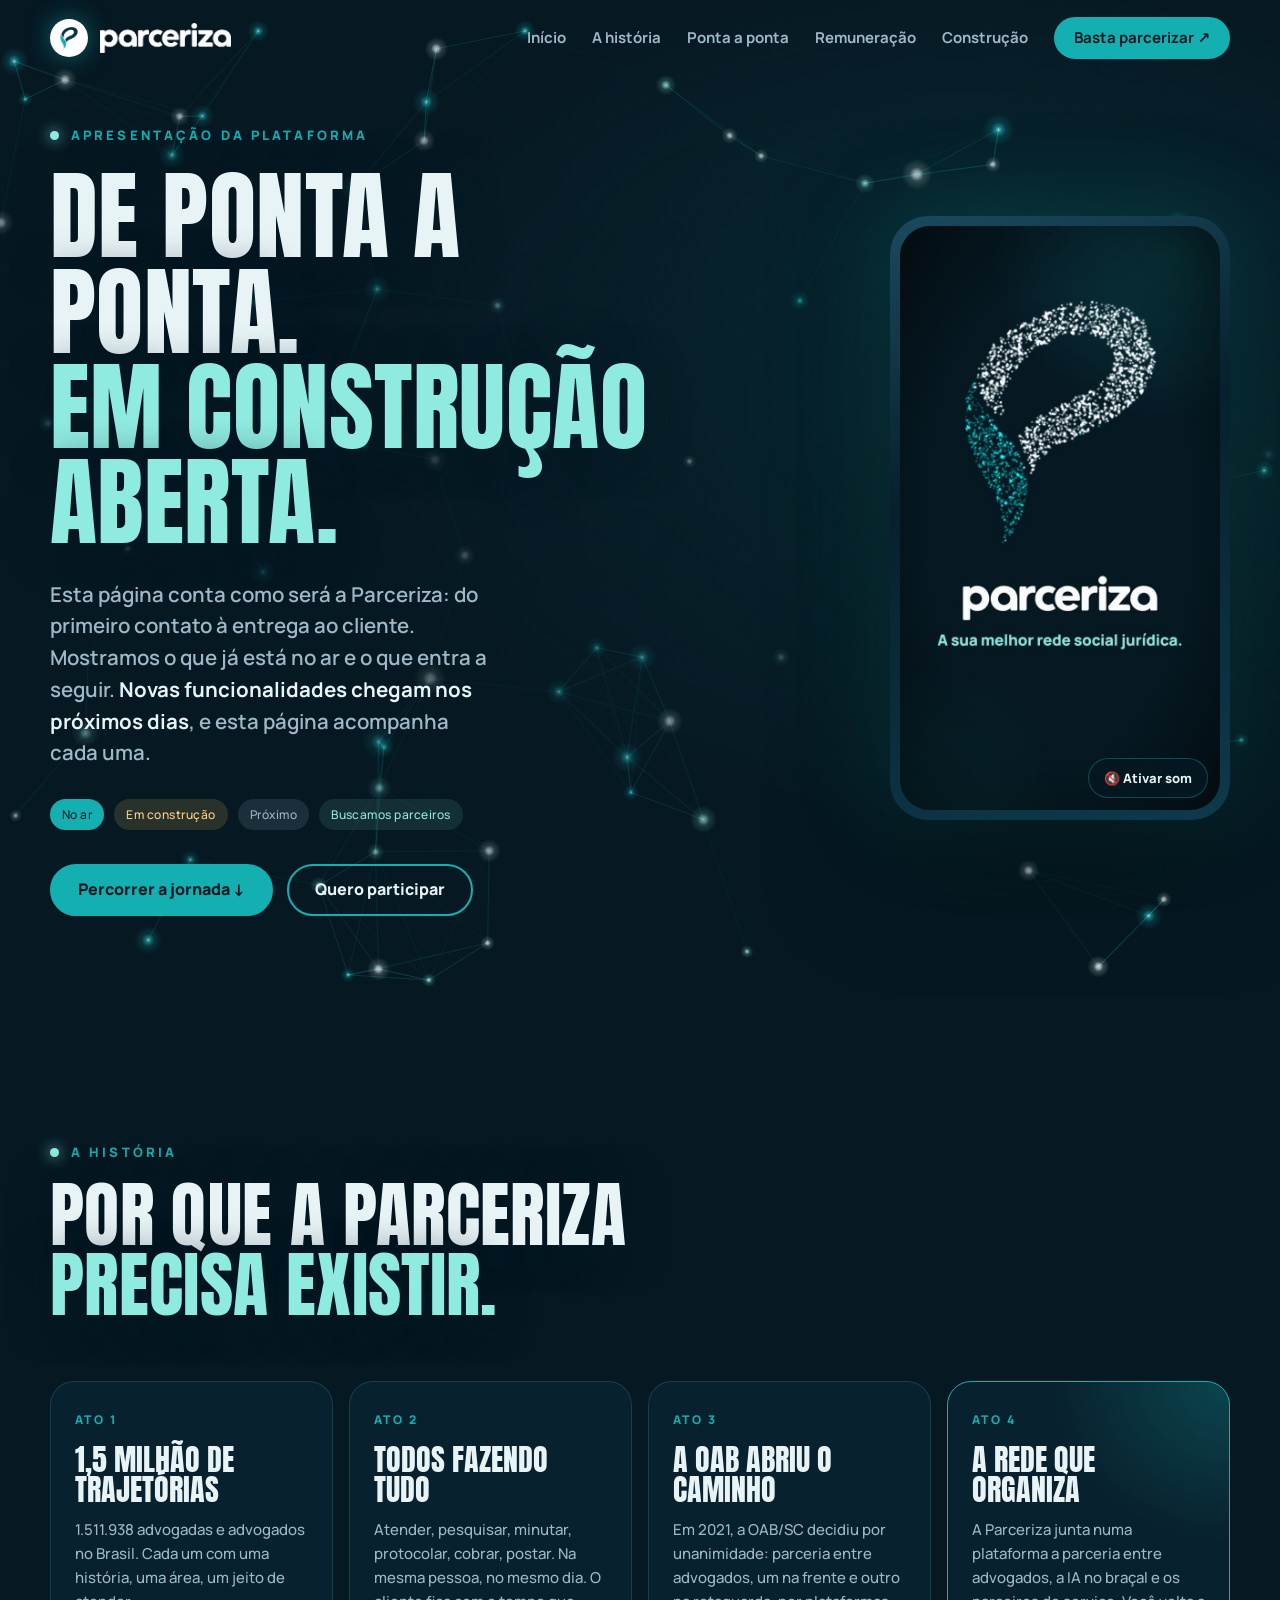
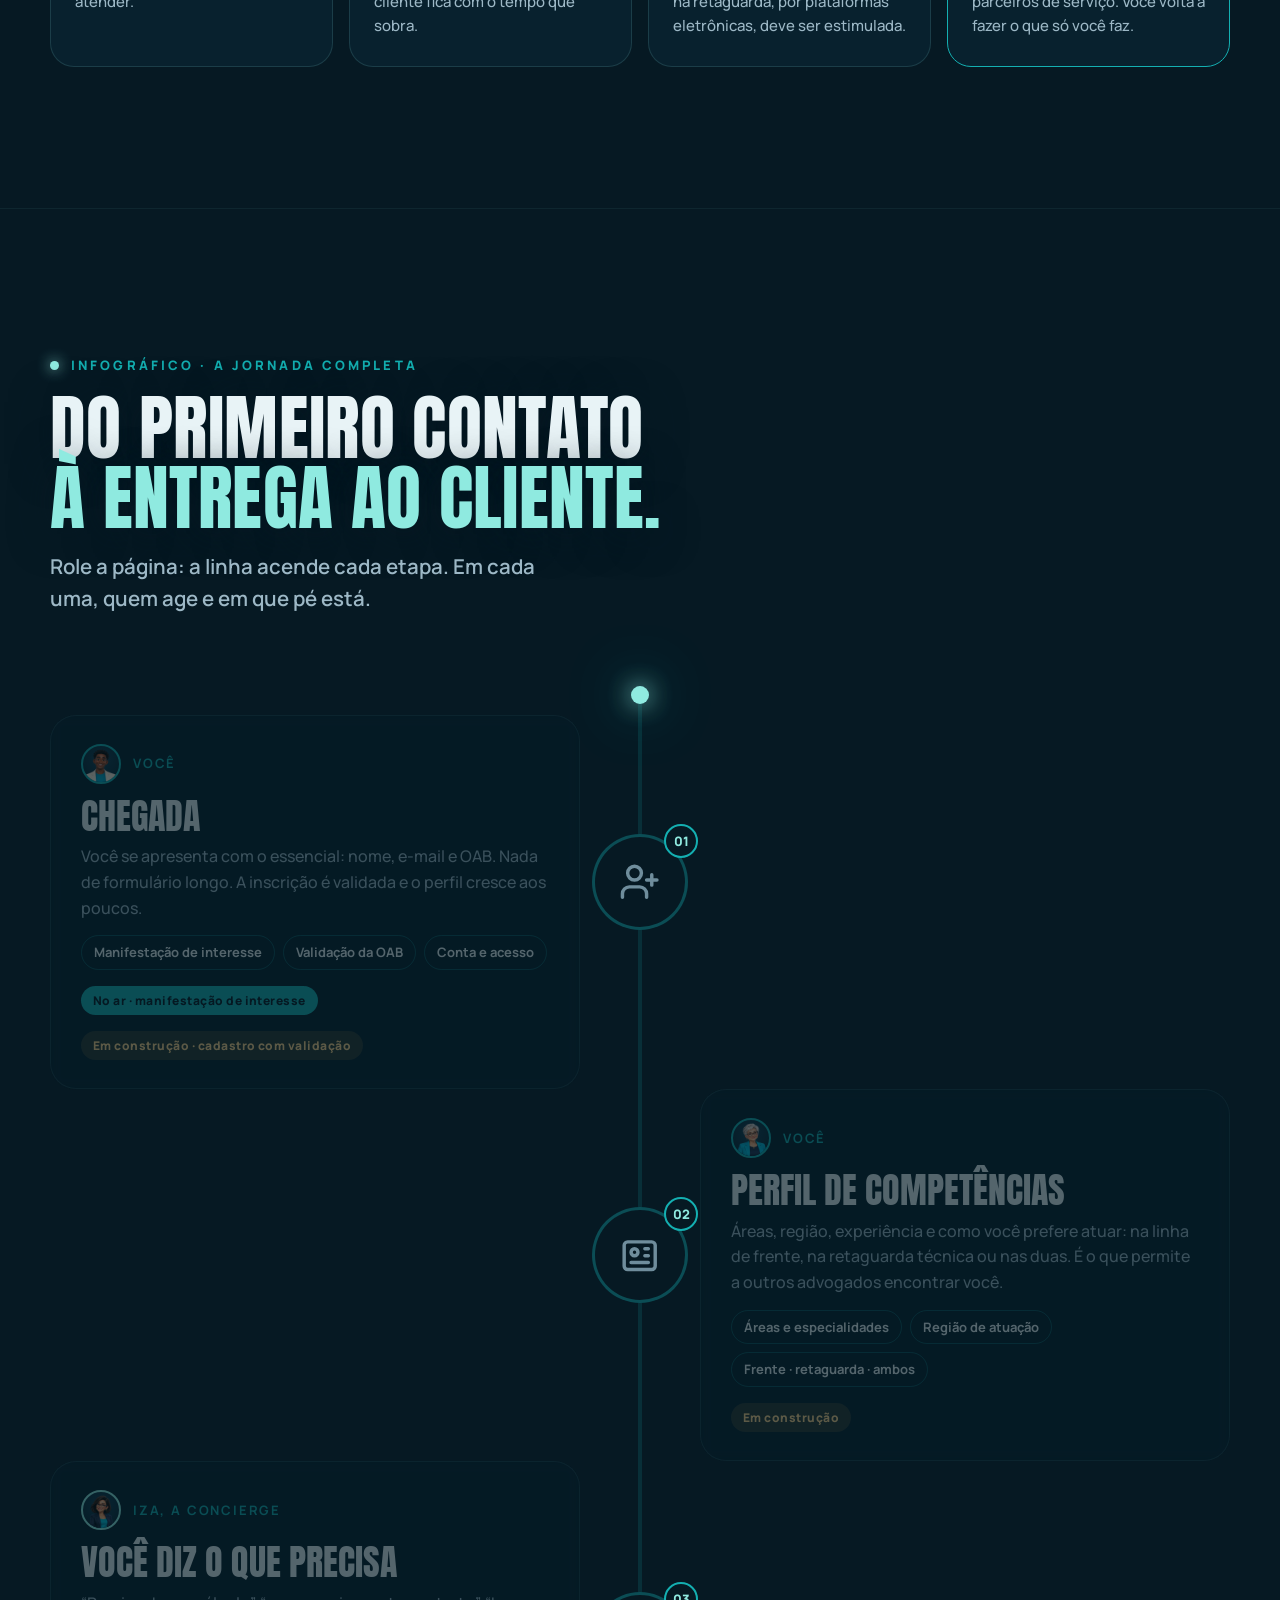
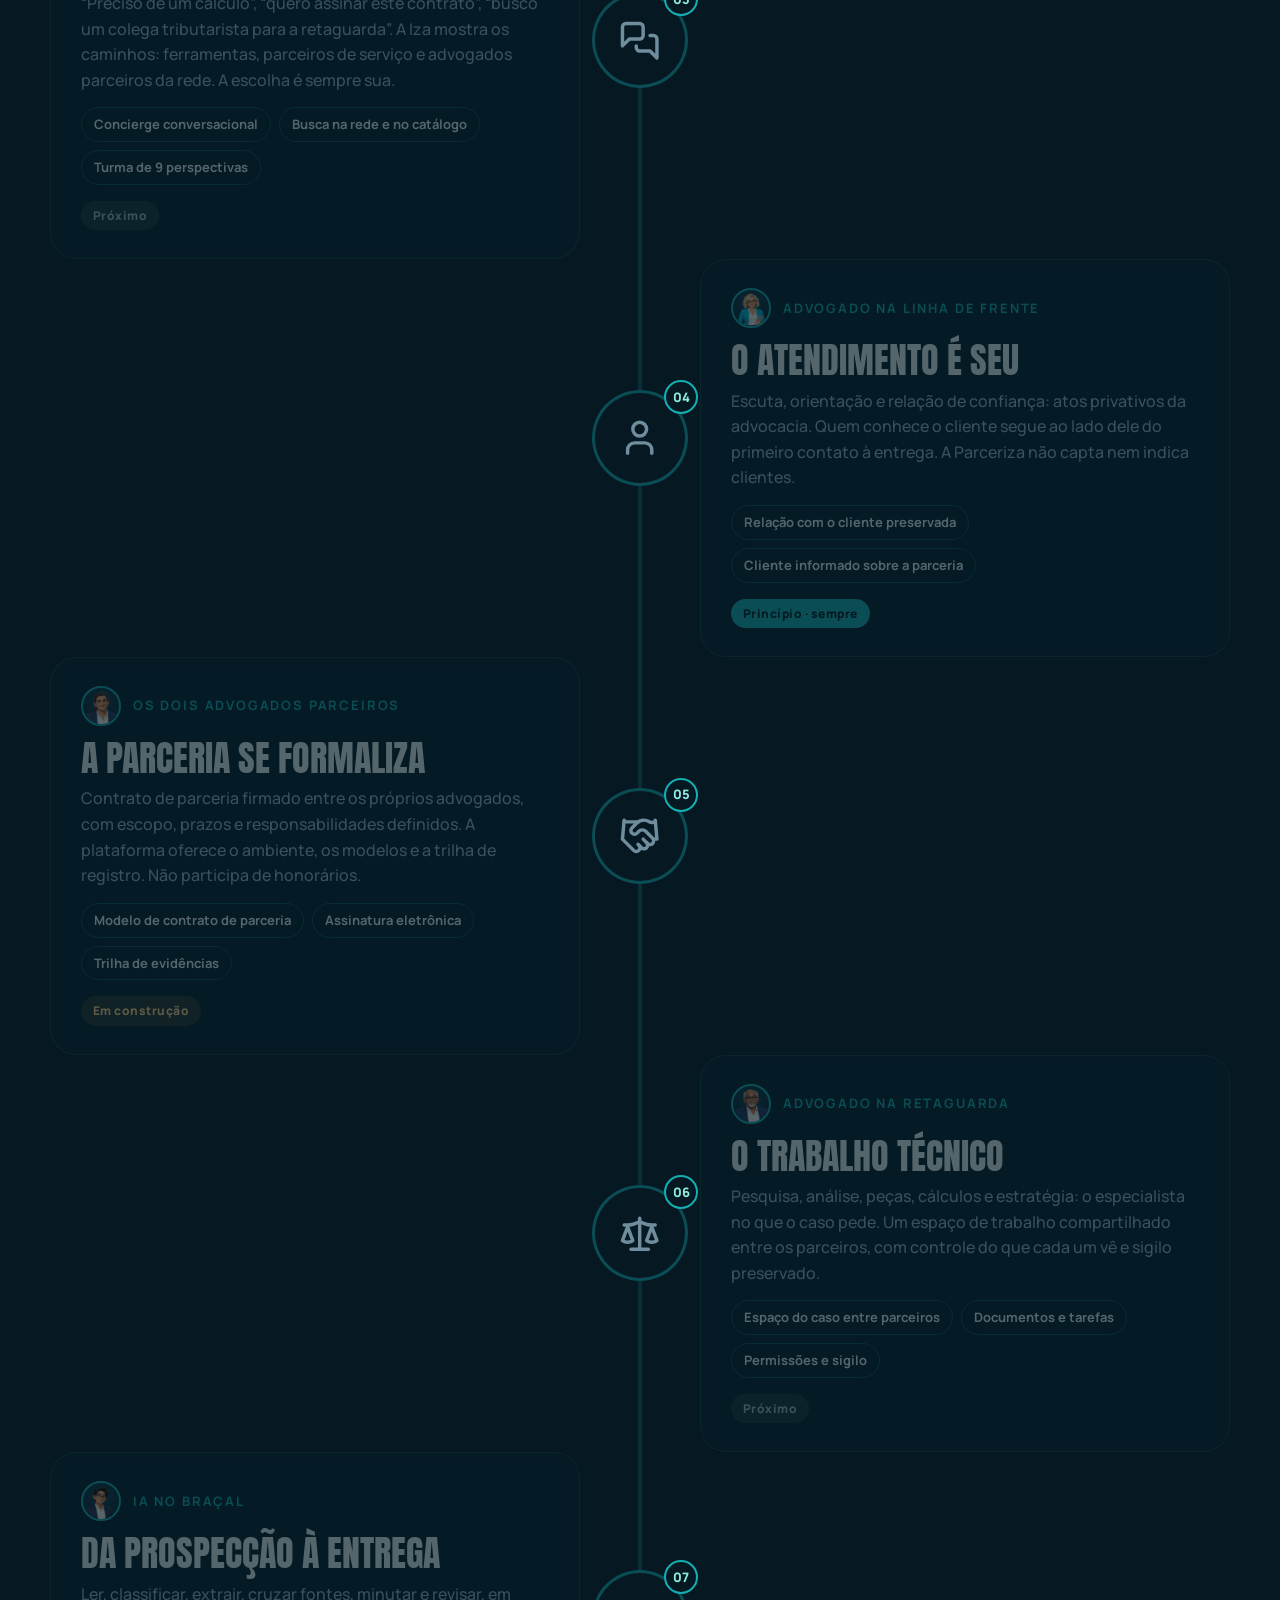
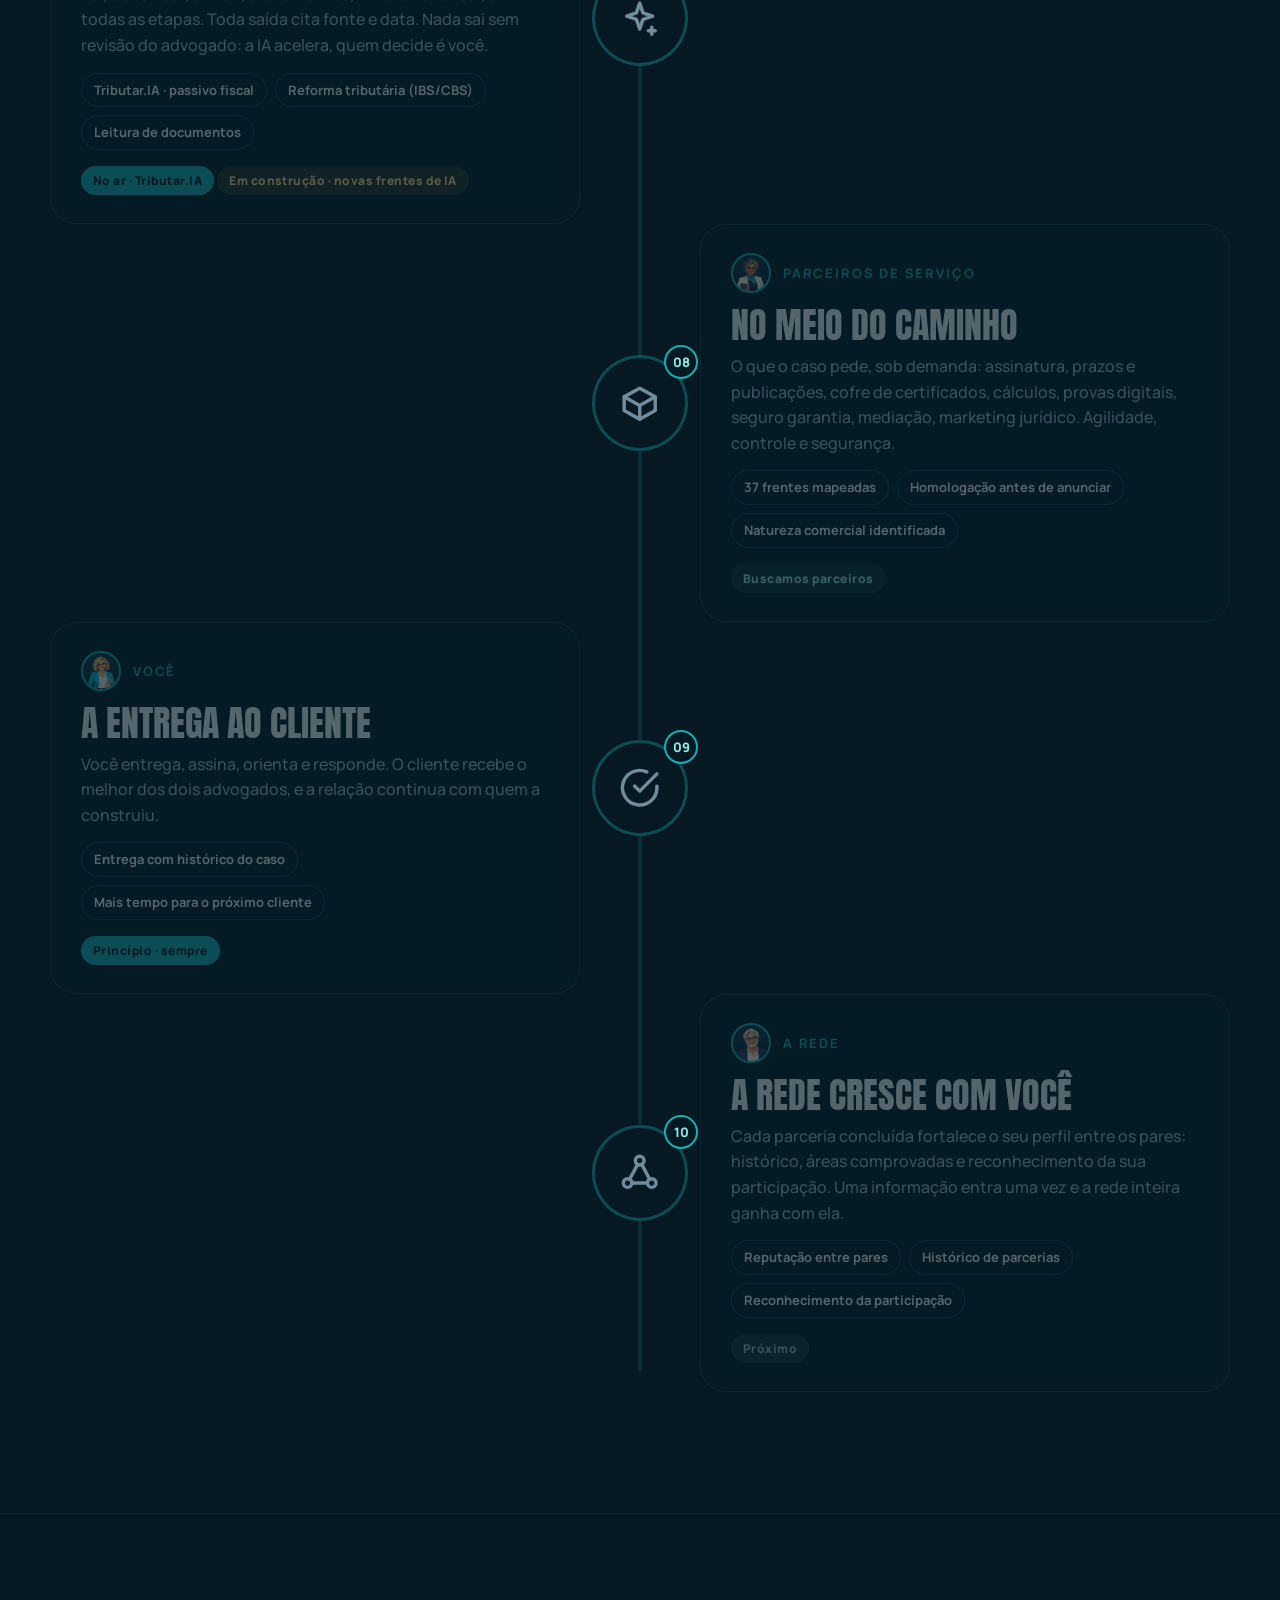
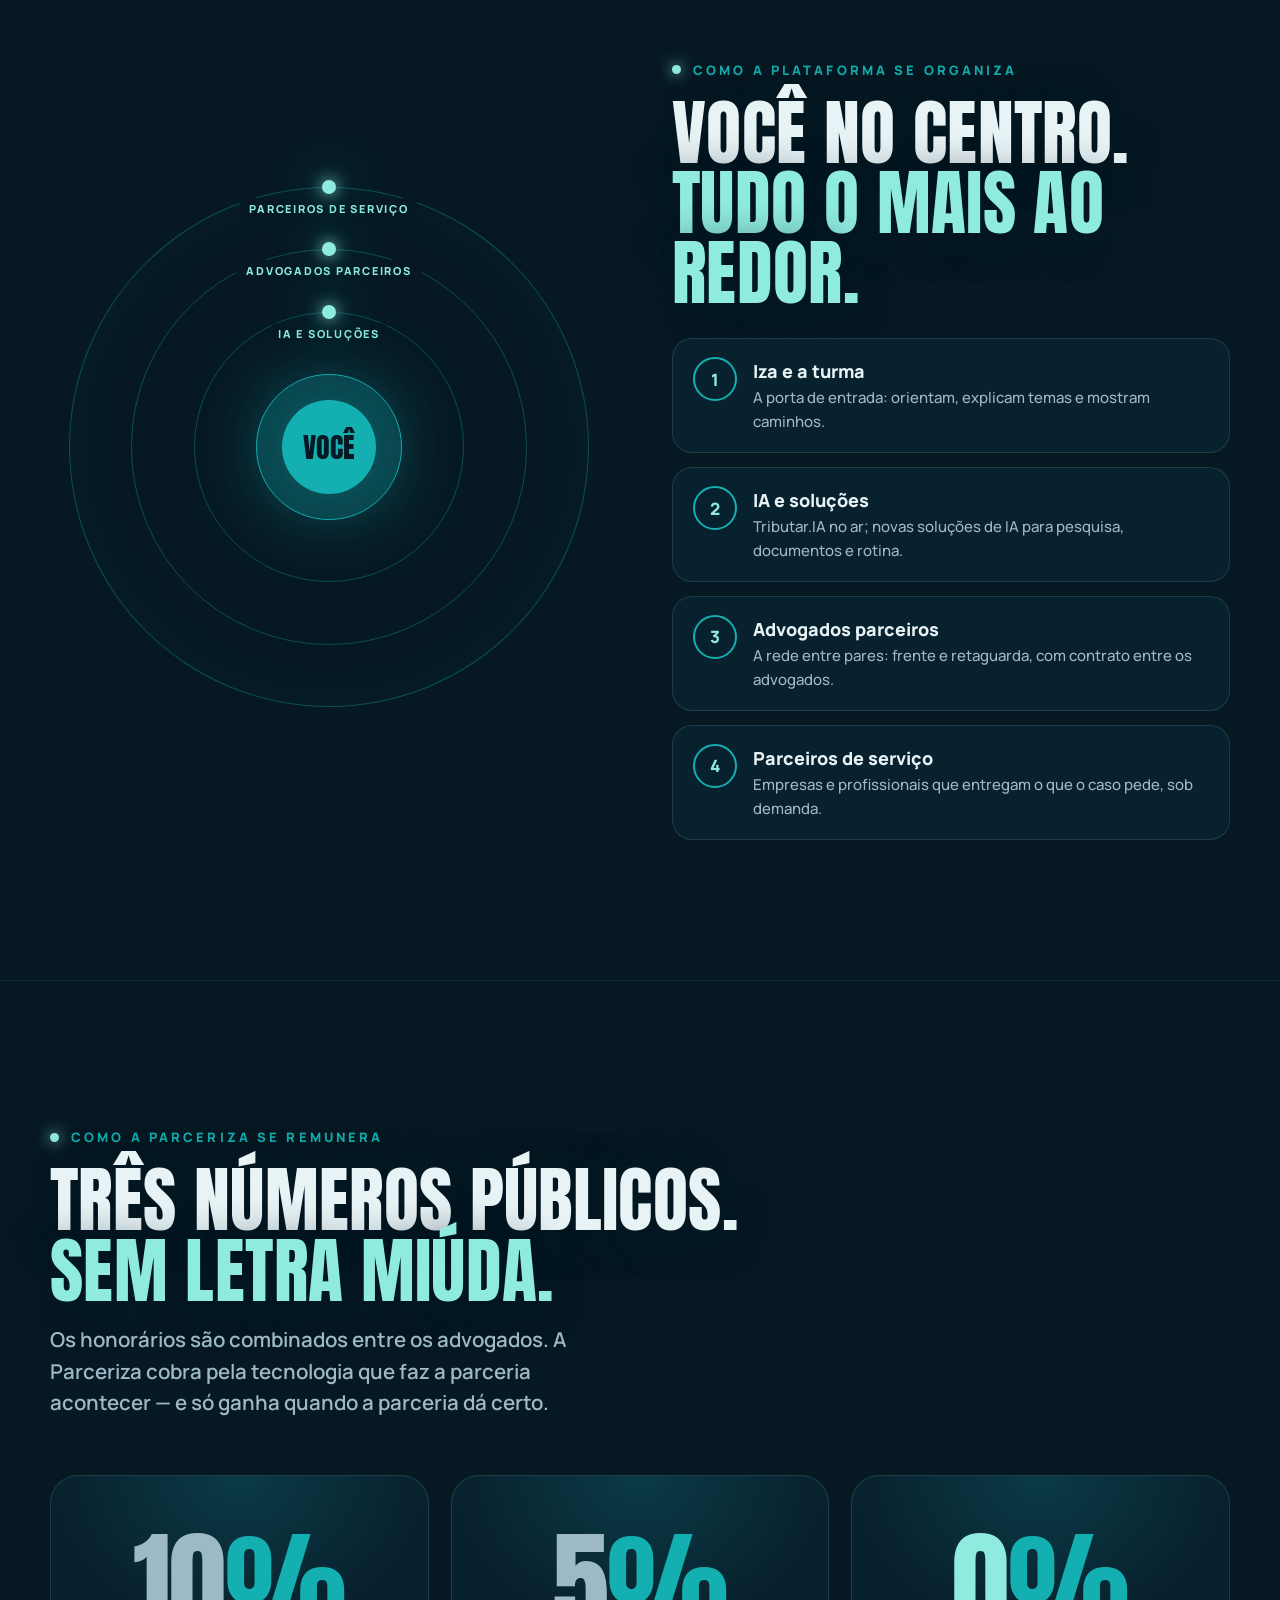
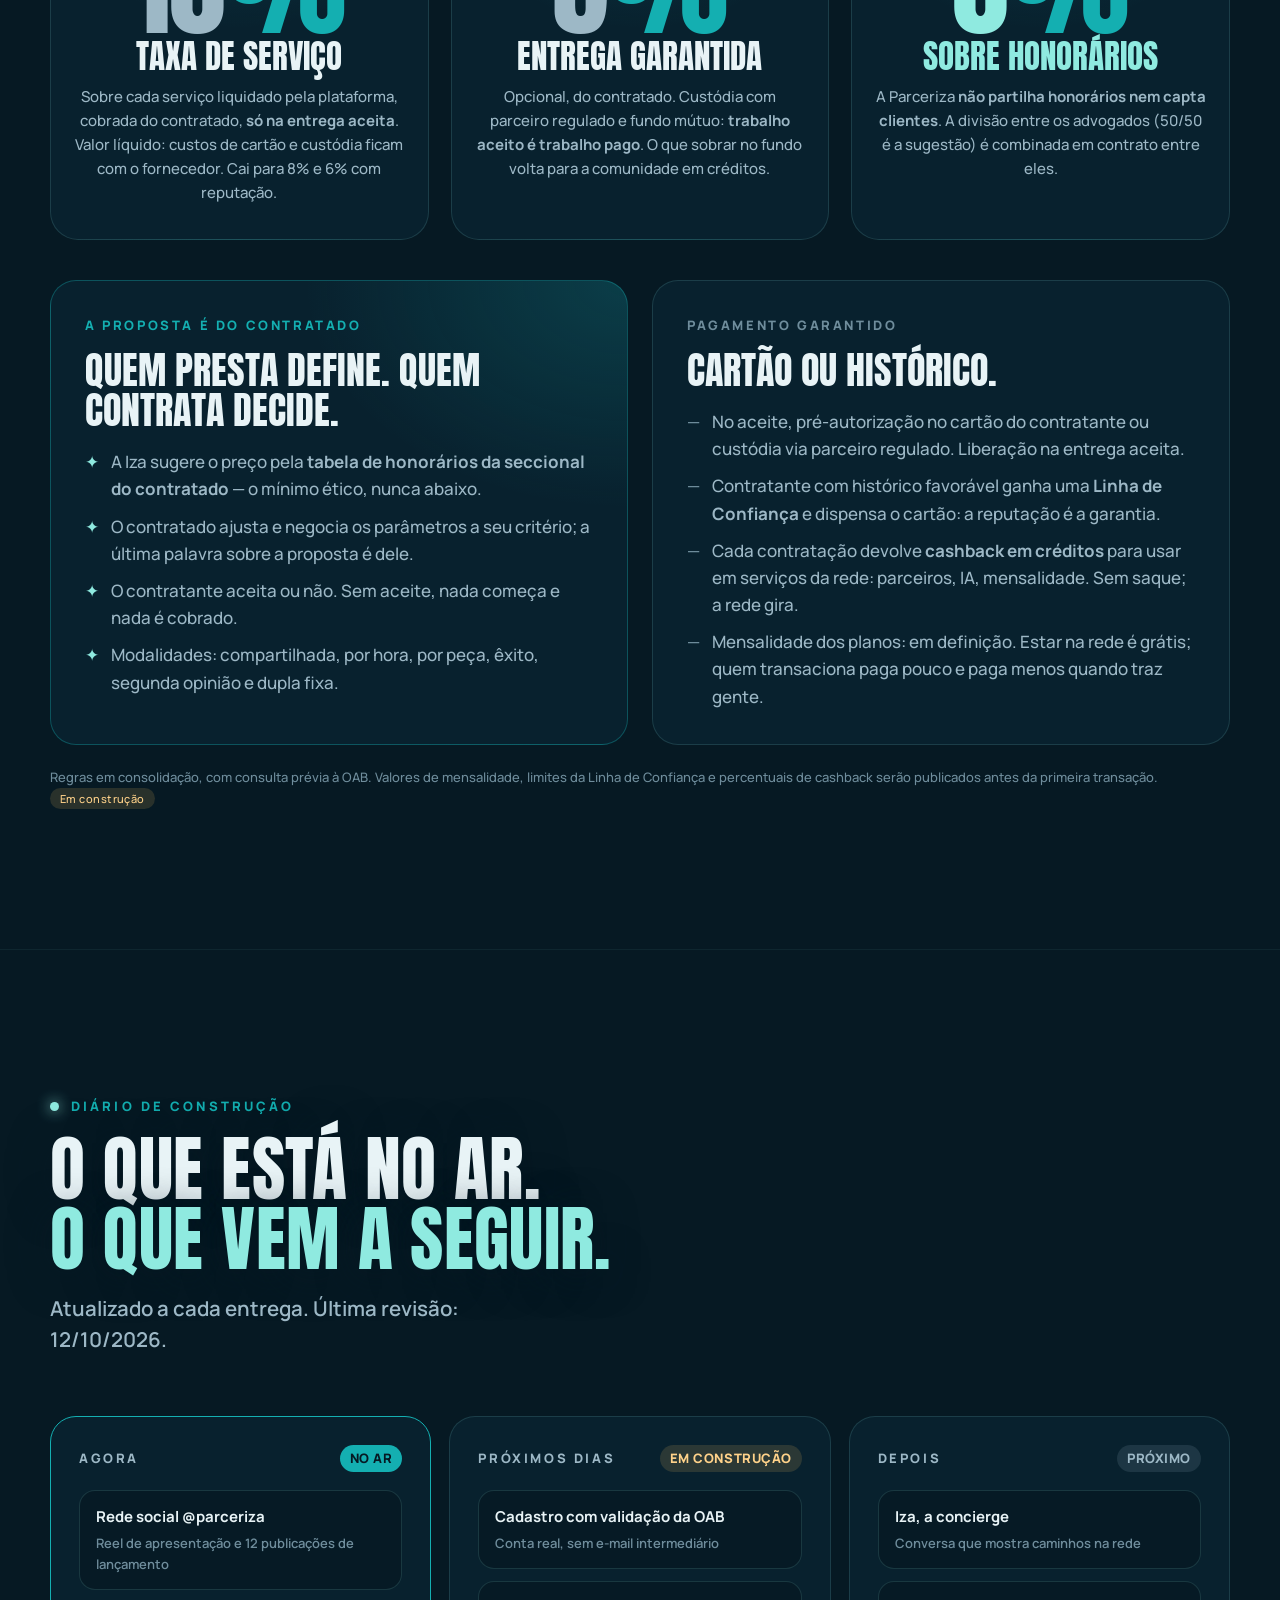
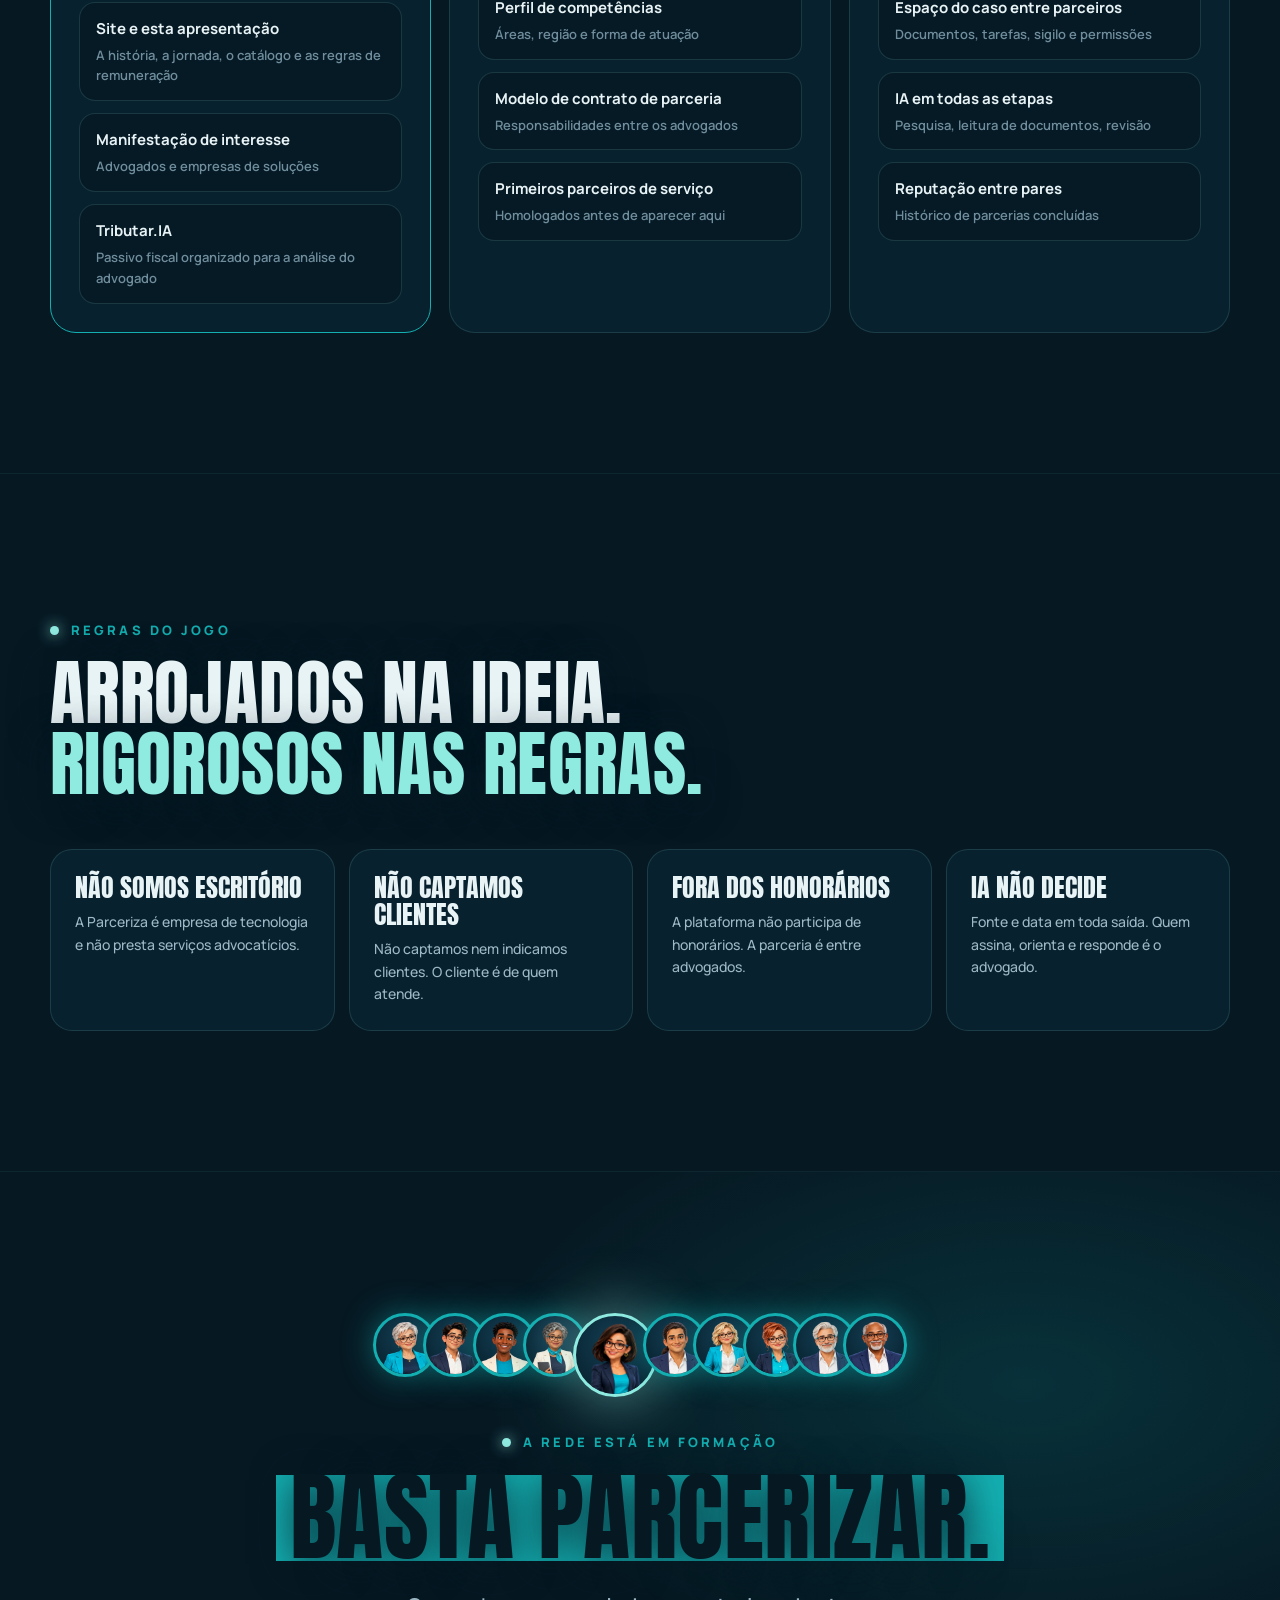
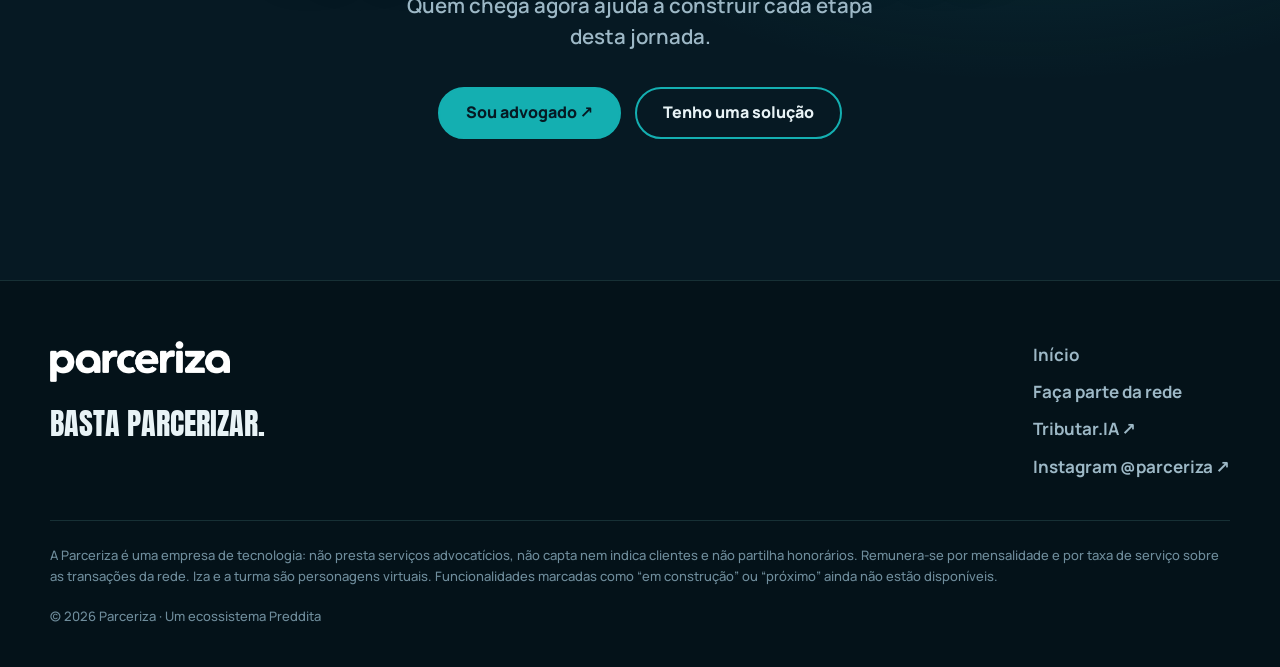
<file: plataforma.html>
<!doctype html>
<html lang="pt-BR">
<head>
  <meta charset="utf-8">
  <meta name="viewport" content="width=device-width, initial-scale=1">
  <meta name="theme-color" content="#061923">
  <title>A plataforma Parceriza — de ponta a ponta</title>
  <meta name="description" content="Como será a Parceriza: do primeiro contato à entrega, com Iza, advogados parceiros, IA e parceiros de serviço. O que já está no ar e o que entra nos próximos dias.">
  <meta property="og:title" content="A plataforma Parceriza — de ponta a ponta">
  <meta property="og:description" content="Do primeiro contato à entrega. Construção aberta: veja o que já está no ar e o que vem a seguir.">
  <meta property="og:image" content="https://parceriza.com.br/assets/video/poster.jpg">
  <meta property="og:url" content="https://parceriza.com.br/plataforma.html">
  <meta property="og:type" content="website">
  <link rel="canonical" href="https://parceriza.com.br/plataforma.html">
  <link rel="icon" type="image/png" href="assets/favicon.png">
  <link rel="apple-touch-icon" href="assets/icon-192.png">
  <link rel="preconnect" href="https://fonts.googleapis.com">
  <link rel="preconnect" href="https://fonts.gstatic.com" crossorigin>
  <link href="https://fonts.googleapis.com/css2?family=Anton&family=Manrope:wght@500;600;700;800&display=swap" rel="stylesheet">
  <link rel="stylesheet" href="styles.css?v=3.2">
  <script defer src="app.js?v=3.2"></script>
</head>
<body>
<svg width="0" height="0" style="position:absolute" aria-hidden="true">
  <defs>
    <symbol id="i-pessoa" viewBox="0 0 24 24" fill="none" stroke="currentColor" stroke-width="2" stroke-linecap="round" stroke-linejoin="round"><path d="M16 7a4 4 0 1 1-8 0a4 4 0 0 1 8 0"/><path d="M19 21v-2a4 4 0 0 0-4-4H9a4 4 0 0 0-4 4v2"/></symbol>
    <symbol id="i-balanca" viewBox="0 0 24 24" fill="none" stroke="currentColor" stroke-width="2" stroke-linecap="round" stroke-linejoin="round"><path d="m16 16 3-8 3 8c-.87.65-1.92 1-3 1s-2.13-.35-3-1Z"/><path d="m2 16 3-8 3 8c-.87.65-1.92 1-3 1s-2.13-.35-3-1Z"/><path d="M7 21h10"/><path d="M12 3v18"/><path d="M3 7h2c2 0 5-1 7-2 2 1 5 2 7 2h2"/></symbol>
    <symbol id="i-entrada" viewBox="0 0 24 24" fill="none" stroke="currentColor" stroke-width="2" stroke-linecap="round" stroke-linejoin="round"><path d="M16 21v-2a4 4 0 0 0-4-4H6a4 4 0 0 0-4 4v2"/><circle cx="9" cy="7" r="4"/><path d="M19 8v6M22 11h-6"/></symbol>
    <symbol id="i-perfil" viewBox="0 0 24 24" fill="none" stroke="currentColor" stroke-width="2" stroke-linecap="round" stroke-linejoin="round"><rect x="3" y="4" width="18" height="16" rx="2"/><circle cx="9" cy="10" r="2"/><path d="M15 8h2M15 12h2M7 16h10"/></symbol>
    <symbol id="i-conversa" viewBox="0 0 24 24" fill="none" stroke="currentColor" stroke-width="2" stroke-linecap="round" stroke-linejoin="round"><path d="M14 9a2 2 0 0 1-2 2H6l-4 4V4a2 2 0 0 1 2-2h8a2 2 0 0 1 2 2z"/><path d="M18 9h2a2 2 0 0 1 2 2v11l-4-4h-6a2 2 0 0 1-2-2v-1"/></symbol>
    <symbol id="i-aperto" viewBox="0 0 24 24" fill="none" stroke="currentColor" stroke-width="2" stroke-linecap="round" stroke-linejoin="round"><path d="m11 17 2 2a1 1 0 1 0 3-3"/><path d="m14 14 2.5 2.5a1 1 0 1 0 3-3l-3.88-3.88a3 3 0 0 0-4.24 0l-.88.88a1 1 0 1 1-3-3l2.81-2.81a5.79 5.79 0 0 1 7.06-.87l.47.28a2 2 0 0 0 1.42.25L21 4"/><path d="m21 3 1 11h-2"/><path d="M3 3 2 14l6.5 6.5a1 1 0 1 0 3-3"/><path d="M3 4h8"/></symbol>
    <symbol id="i-brilho" viewBox="0 0 24 24" fill="none" stroke="currentColor" stroke-width="2" stroke-linecap="round" stroke-linejoin="round"><path d="M12 3l1.9 5.6L19.5 10.5 13.9 12.4 12 18l-1.9-5.6L4.5 10.5l5.6-1.9z"/><path d="M19 17v4M17 19h4"/></symbol>
    <symbol id="i-caixa" viewBox="0 0 24 24" fill="none" stroke="currentColor" stroke-width="2" stroke-linecap="round" stroke-linejoin="round"><path d="M21 8 12 3 3 8v8l9 5 9-5z"/><path d="m3 8 9 5 9-5M12 13v8"/></symbol>
    <symbol id="i-entrega" viewBox="0 0 24 24" fill="none" stroke="currentColor" stroke-width="2" stroke-linecap="round" stroke-linejoin="round"><path d="M22 11.08V12a10 10 0 1 1-5.93-9.14"/><path d="m9 11 3 3L22 4"/></symbol>
    <symbol id="i-rede" viewBox="0 0 24 24" fill="none" stroke="currentColor" stroke-width="2" stroke-linecap="round" stroke-linejoin="round"><circle cx="12" cy="5" r="2.5"/><circle cx="5" cy="18" r="2.5"/><circle cx="19" cy="18" r="2.5"/><path d="M10.8 7.2 6.2 15.8M13.2 7.2l4.6 8.6M7.5 18h9"/></symbol>
  </defs>
</svg>
<a class="skip-link" href="#conteudo">Ir para o conteúdo</a>

<header class="site-header">
  <div class="wrap header-inner">
    <a class="brand" href="index.html" aria-label="Parceriza — início"><img class="brand-orb" src="assets/icon-192.png" alt="" width="38" height="38"><img src="assets/parceriza-palavra.png" alt="Parceriza" width="1130" height="258"></a>
    <button class="menu-toggle" type="button" aria-controls="menu" aria-expanded="false">Menu ☰</button>
    <nav class="nav" id="menu" aria-label="Navegação principal">
      <a href="index.html">Início</a>
      <a href="#historia">A história</a>
      <a href="#ponta-a-ponta">Ponta a ponta</a>
      <a href="#remuneracao">Remuneração</a>
      <a href="#construcao">Construção</a>
      <a class="btn btn-solid btn-sm" href="index.html#participar">Basta parcerizar ↗</a>
    </nav>
  </div>
</header>

<main id="conteudo">

  <!-- HERO: a rede em formação -->
  <section class="hero p-hero" aria-labelledby="p-title">
    <canvas class="rede" data-rede="rede" aria-hidden="true"></canvas>
    <div class="veu" aria-hidden="true"></div>
    <div class="wrap video-layout">
      <div>
        <p class="kicker" data-reveal>Apresentação da plataforma</p>
        <h1 id="p-title" class="display d-xl" data-reveal style="--d:.1s">De ponta a ponta.<span class="mint" style="display:block">Em construção aberta.</span></h1>
        <p class="lead" data-reveal style="--d:.25s">Esta página conta como será a Parceriza: do primeiro contato à entrega ao cliente. Mostramos o que já está no ar e o que entra a seguir. <strong>Novas funcionalidades chegam nos próximos dias</strong>, e esta página acompanha cada uma.</p>
        <div class="legend" data-reveal style="--d:.35s" aria-label="Legenda">
          <span class="status live">No ar</span><span class="status build">Em construção</span><span class="status next">Próximo</span><span class="status">Buscamos parceiros</span>
        </div>
        <div class="actions" data-reveal style="--d:.45s"><a class="btn btn-solid" href="#ponta-a-ponta">Percorrer a jornada ↓</a><a class="btn btn-ghost" href="index.html#participar">Quero participar</a></div>
      </div>
      <div class="phone" data-video data-reveal style="--d:.3s">
        <video src="assets/video/parceriza-apresentacao.mp4" poster="assets/video/poster.jpg" muted playsinline loop preload="metadata" aria-label="Vídeo de apresentação da Parceriza, 54 segundos"></video>
        <button class="sound" type="button">🔇 Ativar som</button>
      </div>
    </div>
  </section>

  <!-- A HISTÓRIA em quatro atos -->
  <section class="section" id="historia" aria-labelledby="h-title">
    <div class="wrap">
      <p class="kicker" data-reveal>A história</p>
      <h2 id="h-title" class="display d-l" data-reveal style="--d:.1s;margin-top:16px">Por que a Parceriza<br><span class="mint">precisa existir.</span></h2>
      <div class="acts">
        <article class="act" data-reveal style="--d:.05s"><h3>1,5 milhão de trajetórias</h3><p>1.511.938 advogadas e advogados no Brasil. Cada um com uma história, uma área, um jeito de atender.</p></article>
        <article class="act" data-reveal style="--d:.15s"><h3>Todos fazendo tudo</h3><p>Atender, pesquisar, minutar, protocolar, cobrar, postar. Na mesma pessoa, no mesmo dia. O cliente fica com o tempo que sobra.</p></article>
        <article class="act" data-reveal style="--d:.25s"><h3>A OAB abriu o caminho</h3><p>Em 2021, a OAB/SC decidiu por unanimidade: parceria entre advogados, um na frente e outro na retaguarda, por plataformas eletrônicas, deve ser estimulada.</p></article>
        <article class="act" data-reveal style="--d:.35s"><h3>A rede que organiza</h3><p>A Parceriza junta numa plataforma a parceria entre advogados, a IA no braçal e os parceiros de serviço. Você volta a fazer o que só você faz.</p></article>
      </div>
    </div>
  </section>

  <!-- INFOGRÁFICO PONTA A PONTA -->
  <section class="section" id="ponta-a-ponta" aria-labelledby="e-title">
    <div class="wrap">
      <p class="kicker" data-reveal>Infográfico · a jornada completa</p>
      <h2 id="e-title" class="display d-l" data-reveal style="--d:.1s;margin-top:16px">Do primeiro contato<br><span class="mint">à entrega ao cliente.</span></h2>
      <p class="lead" data-reveal style="--d:.2s;margin-top:18px">Role a página: a linha acende cada etapa. Em cada uma, quem age e em que pé está.</p>

      <div class="e2e">
        <div class="e2e-line" aria-hidden="true"><i></i></div>

        <div class="station">
          <div class="node"><span class="orb"><svg><use href="#i-entrada"/></svg></span><span class="num">01</span></div>
          <div class="body">
            <div class="who"><span class="orb"><img src="assets/turma/p3.webp" alt=""></span><strong>Você</strong></div>
            <h3>Chegada</h3>
            <p>Você se apresenta com o essencial: nome, e-mail e OAB. Nada de formulário longo. A inscrição é validada e o perfil cresce aos poucos.</p>
            <ul><li>Manifestação de interesse</li><li>Validação da OAB</li><li>Conta e acesso</li></ul>
            <span class="status live">No ar · manifestação de interesse</span> <span class="status build">Em construção · cadastro com validação</span>
          </div>
        </div>

        <div class="station">
          <div class="node"><span class="orb"><svg><use href="#i-perfil"/></svg></span><span class="num">02</span></div>
          <div class="body">
            <div class="who"><span class="orb"><img src="assets/turma/p1.webp" alt=""></span><strong>Você</strong></div>
            <h3>Perfil de competências</h3>
            <p>Áreas, região, experiência e como você prefere atuar: na linha de frente, na retaguarda técnica ou nas duas. É o que permite a outros advogados encontrar você.</p>
            <ul><li>Áreas e especialidades</li><li>Região de atuação</li><li>Frente · retaguarda · ambos</li></ul>
            <span class="status build">Em construção</span>
          </div>
        </div>

        <div class="station">
          <div class="node"><span class="orb"><svg><use href="#i-conversa"/></svg></span><span class="num">03</span></div>
          <div class="body">
            <div class="who"><span class="orb orb-iza"><img src="assets/turma/iza.webp" alt=""></span><strong>Iza, a concierge</strong></div>
            <h3>Você diz o que precisa</h3>
            <p>“Preciso de um cálculo”, “quero assinar este contrato”, “busco um colega tributarista para a retaguarda”. A Iza mostra os caminhos: ferramentas, parceiros de serviço e advogados parceiros da rede. A escolha é sempre sua.</p>
            <ul><li>Concierge conversacional</li><li>Busca na rede e no catálogo</li><li>Turma de 9 perspectivas</li></ul>
            <span class="status next">Próximo</span>
          </div>
        </div>

        <div class="station">
          <div class="node"><span class="orb"><svg><use href="#i-pessoa"/></svg></span><span class="num">04</span></div>
          <div class="body">
            <div class="who"><span class="orb"><img src="assets/turma/p6.webp" alt=""></span><strong>Advogado na linha de frente</strong></div>
            <h3>O atendimento é seu</h3>
            <p>Escuta, orientação e relação de confiança: atos privativos da advocacia. Quem conhece o cliente segue ao lado dele do primeiro contato à entrega. A Parceriza não capta nem indica clientes.</p>
            <ul><li>Relação com o cliente preservada</li><li>Cliente informado sobre a parceria</li></ul>
            <span class="status live">Princípio · sempre</span>
          </div>
        </div>

        <div class="station">
          <div class="node"><span class="orb"><svg><use href="#i-aperto"/></svg></span><span class="num">05</span></div>
          <div class="body">
            <div class="who"><span class="orb"><img src="assets/turma/p5.webp" alt=""></span><strong>Os dois advogados parceiros</strong></div>
            <h3>A parceria se formaliza</h3>
            <p>Contrato de parceria firmado entre os próprios advogados, com escopo, prazos e responsabilidades definidos. A plataforma oferece o ambiente, os modelos e a trilha de registro. Não participa de honorários.</p>
            <ul><li>Modelo de contrato de parceria</li><li>Assinatura eletrônica</li><li>Trilha de evidências</li></ul>
            <span class="status build">Em construção</span>
          </div>
        </div>

        <div class="station">
          <div class="node"><span class="orb"><svg><use href="#i-balanca"/></svg></span><span class="num">06</span></div>
          <div class="body">
            <div class="who"><span class="orb"><img src="assets/turma/p9.webp" alt=""></span><strong>Advogado na retaguarda</strong></div>
            <h3>O trabalho técnico</h3>
            <p>Pesquisa, análise, peças, cálculos e estratégia: o especialista no que o caso pede. Um espaço de trabalho compartilhado entre os parceiros, com controle do que cada um vê e sigilo preservado.</p>
            <ul><li>Espaço do caso entre parceiros</li><li>Documentos e tarefas</li><li>Permissões e sigilo</li></ul>
            <span class="status next">Próximo</span>
          </div>
        </div>

        <div class="station">
          <div class="node"><span class="orb"><svg><use href="#i-brilho"/></svg></span><span class="num">07</span></div>
          <div class="body">
            <div class="who"><span class="orb"><img src="assets/turma/p2.webp" alt=""></span><strong>IA no braçal</strong></div>
            <h3>Da prospecção à entrega</h3>
            <p>Ler, classificar, extrair, cruzar fontes, minutar e revisar, em todas as etapas. Toda saída cita fonte e data. Nada sai sem revisão do advogado: a IA acelera, quem decide é você.</p>
            <ul><li>Tributar.IA · passivo fiscal</li><li>Reforma tributária (IBS/CBS)</li><li>Leitura de documentos</li></ul>
            <span class="status live">No ar · Tributar.IA</span> <span class="status build">Em construção · novas frentes de IA</span>
          </div>
        </div>

        <div class="station">
          <div class="node"><span class="orb"><svg><use href="#i-caixa"/></svg></span><span class="num">08</span></div>
          <div class="body">
            <div class="who"><span class="orb"><img src="assets/turma/p4.webp" alt=""></span><strong>Parceiros de serviço</strong></div>
            <h3>No meio do caminho</h3>
            <p>O que o caso pede, sob demanda: assinatura, prazos e publicações, cofre de certificados, cálculos, provas digitais, seguro garantia, mediação, marketing jurídico. Agilidade, controle e segurança.</p>
            <ul><li>37 frentes mapeadas</li><li>Homologação antes de anunciar</li><li>Natureza comercial identificada</li></ul>
            <span class="status">Buscamos parceiros</span>
          </div>
        </div>

        <div class="station">
          <div class="node"><span class="orb"><svg><use href="#i-entrega"/></svg></span><span class="num">09</span></div>
          <div class="body">
            <div class="who"><span class="orb"><img src="assets/turma/p6.webp" alt=""></span><strong>Você</strong></div>
            <h3>A entrega ao cliente</h3>
            <p>Você entrega, assina, orienta e responde. O cliente recebe o melhor dos dois advogados, e a relação continua com quem a construiu.</p>
            <ul><li>Entrega com histórico do caso</li><li>Mais tempo para o próximo cliente</li></ul>
            <span class="status live">Princípio · sempre</span>
          </div>
        </div>

        <div class="station">
          <div class="node"><span class="orb"><svg><use href="#i-rede"/></svg></span><span class="num">10</span></div>
          <div class="body">
            <div class="who"><span class="orb"><img src="assets/turma/p8.webp" alt=""></span><strong>A rede</strong></div>
            <h3>A rede cresce com você</h3>
            <p>Cada parceria concluída fortalece o seu perfil entre os pares: histórico, áreas comprovadas e reconhecimento da sua participação. Uma informação entra uma vez e a rede inteira ganha com ela.</p>
            <ul><li>Reputação entre pares</li><li>Histórico de parcerias</li><li>Reconhecimento da participação</li></ul>
            <span class="status next">Próximo</span>
          </div>
        </div>
      </div>
    </div>
  </section>

  <!-- CAMADAS -->
  <section class="section" aria-labelledby="c-title">
    <div class="wrap layers">
      <div class="rings" data-reveal aria-hidden="true">
        <div class="ring r4"><span>Parceiros de serviço</span></div>
        <div class="ring r3"><span>Advogados parceiros</span></div>
        <div class="ring r2"><span>IA e soluções</span></div>
        <div class="ring r1"></div>
        <div class="core">Você</div>
        <div class="spin" style="--t:26s"><i class="dot"></i></div><div class="spin" style="--t:17s;inset:12%;animation-direction:reverse"><i class="dot"></i></div><div class="spin" style="--t:11s;inset:24%"><i class="dot"></i></div>
      </div>
      <div>
        <p class="kicker" data-reveal>Como a plataforma se organiza</p>
        <h2 id="c-title" class="display d-l" data-reveal style="--d:.1s;margin-top:16px">Você no centro.<br><span class="mint">Tudo o mais ao redor.</span></h2>
        <ol class="layer-list" style="margin-top:30px">
          <li data-reveal style="--d:.1s"><span class="k">1</span><div><h3>Iza e a turma</h3><p>A porta de entrada: orientam, explicam temas e mostram caminhos.</p></div></li>
          <li data-reveal style="--d:.2s"><span class="k">2</span><div><h3>IA e soluções</h3><p>Tributar.IA no ar; novas soluções de IA para pesquisa, documentos e rotina.</p></div></li>
          <li data-reveal style="--d:.3s"><span class="k">3</span><div><h3>Advogados parceiros</h3><p>A rede entre pares: frente e retaguarda, com contrato entre os advogados.</p></div></li>
          <li data-reveal style="--d:.4s"><span class="k">4</span><div><h3>Parceiros de serviço</h3><p>Empresas e profissionais que entregam o que o caso pede, sob demanda.</p></div></li>
        </ol>
      </div>
    </div>
  </section>

  <!-- COMO A PARCERIZA SE REMUNERA -->
  <section class="section" id="remuneracao" aria-labelledby="rem-title">
    <div class="wrap">
      <p class="kicker" data-reveal>Como a Parceriza se remunera</p>
      <h2 id="rem-title" class="display d-l" data-reveal style="--d:.1s;margin-top:16px">Três números públicos.<br><span class="mint">Sem letra miúda.</span></h2>
      <p class="lead" data-reveal style="--d:.2s;margin-top:18px">Os honorários são combinados entre os advogados. A Parceriza cobra pela tecnologia que faz a parceria acontecer — e só ganha quando a parceria dá certo.</p>
      <div class="pillars">
        <article class="pillar" data-reveal style="--d:.1s"><p class="big-number" style="font-size:clamp(72px,9vw,128px)">10<span class="teal">%</span></p><h3 style="font-size:clamp(26px,2.6vw,36px)">Taxa de serviço</h3><p>Sobre cada serviço liquidado pela plataforma, cobrada do contratado, <strong>só na entrega aceita</strong>. Valor líquido: custos de cartão e custódia ficam com o fornecedor. Cai para 8% e 6% com reputação.</p></article>
        <article class="pillar" data-reveal style="--d:.25s"><p class="big-number" style="font-size:clamp(72px,9vw,128px)">5<span class="teal">%</span></p><h3 style="font-size:clamp(26px,2.6vw,36px)">Entrega Garantida</h3><p>Opcional, do contratado. Custódia com parceiro regulado e fundo mútuo: <strong>trabalho aceito é trabalho pago</strong>. O que sobrar no fundo volta para a comunidade em créditos.</p></article>
        <article class="pillar" data-reveal style="--d:.4s"><p class="big-number" style="font-size:clamp(72px,9vw,128px)"><span class="mint">0</span><span class="teal">%</span></p><h3 style="font-size:clamp(26px,2.6vw,36px)">Sobre honorários</h3><p>A Parceriza <strong>não partilha honorários nem capta clientes</strong>. A divisão entre os advogados (50/50 é a sugestão) é combinada em contrato entre eles.</p></article>
      </div>

      <div class="cost-grid" style="margin-top:40px">
        <article class="cost after-card" data-reveal>
          <h3>A proposta é do contratado</h3>
          <p class="big">Quem presta define. Quem contrata decide.</p>
          <ul>
            <li><span>A Iza sugere o preço pela <strong>tabela de honorários da seccional do contratado</strong> — o mínimo ético, nunca abaixo.</span></li>
            <li><span>O contratado ajusta e negocia os parâmetros a seu critério; a última palavra sobre a proposta é dele.</span></li>
            <li><span>O contratante aceita ou não. Sem aceite, nada começa e nada é cobrado.</span></li>
            <li><span>Modalidades: compartilhada, por hora, por peça, êxito, segunda opinião e dupla fixa.</span></li>
          </ul>
        </article>
        <article class="cost" data-reveal style="--d:.15s">
          <h3>Pagamento garantido</h3>
          <p class="big">Cartão ou histórico.</p>
          <ul>
            <li><span>No aceite, pré-autorização no cartão do contratante ou custódia via parceiro regulado. Liberação na entrega aceita.</span></li>
            <li><span>Contratante com histórico favorável ganha uma <strong>Linha de Confiança</strong> e dispensa o cartão: a reputação é a garantia.</span></li>
            <li><span>Cada contratação devolve <strong>cashback em créditos</strong> para usar em serviços da rede: parceiros, IA, mensalidade. Sem saque; a rede gira.</span></li>
            <li><span>Mensalidade dos planos: em definição. Estar na rede é grátis; quem transaciona paga pouco e paga menos quando traz gente.</span></li>
          </ul>
        </article>
      </div>
      <p class="small" style="margin-top:22px">Regras em consolidação, com consulta prévia à OAB. Valores de mensalidade, limites da Linha de Confiança e percentuais de cashback serão publicados antes da primeira transação. <span class="status build" style="font-size:11px">Em construção</span></p>
    </div>
  </section>

  <!-- CONSTRUÇÃO ABERTA -->
  <section class="section" id="construcao" aria-labelledby="r-title">
    <div class="wrap">
      <p class="kicker" data-reveal>Diário de construção</p>
      <h2 id="r-title" class="display d-l" data-reveal style="--d:.1s;margin-top:16px">O que está no ar.<br><span class="mint">O que vem a seguir.</span></h2>
      <p class="lead" data-reveal style="--d:.2s;margin-top:18px">Atualizado a cada entrega. Última revisão: 12/10/2026.</p>
      <div class="road">
        <div class="lane now" data-reveal style="--d:.1s">
          <h3>Agora <span class="status live">No ar</span></h3>
          <ul>
            <li>Rede social @parceriza<small>Reel de apresentação e 12 publicações de lançamento</small></li>
            <li>Site e esta apresentação<small>A história, a jornada, o catálogo e as regras de remuneração</small></li>
            <li>Manifestação de interesse<small>Advogados e empresas de soluções</small></li>
            <li>Tributar.IA<small>Passivo fiscal organizado para a análise do advogado</small></li>
          </ul>
        </div>
        <div class="lane" data-reveal style="--d:.2s">
          <h3>Próximos dias <span class="status build">Em construção</span></h3>
          <ul>
            <li>Cadastro com validação da OAB<small>Conta real, sem e-mail intermediário</small></li>
            <li>Perfil de competências<small>Áreas, região e forma de atuação</small></li>
            <li>Modelo de contrato de parceria<small>Responsabilidades entre os advogados</small></li>
            <li>Primeiros parceiros de serviço<small>Homologados antes de aparecer aqui</small></li>
          </ul>
        </div>
        <div class="lane" data-reveal style="--d:.3s">
          <h3>Depois <span class="status next">Próximo</span></h3>
          <ul>
            <li>Iza, a concierge<small>Conversa que mostra caminhos na rede</small></li>
            <li>Espaço do caso entre parceiros<small>Documentos, tarefas, sigilo e permissões</small></li>
            <li>IA em todas as etapas<small>Pesquisa, leitura de documentos, revisão</small></li>
            <li>Reputação entre pares<small>Histórico de parcerias concluídas</small></li>
          </ul>
        </div>
      </div>
    </div>
  </section>

  <!-- O QUE NÃO FAZEMOS -->
  <section class="section" aria-labelledby="n-title">
    <div class="wrap">
      <p class="kicker" data-reveal>Regras do jogo</p>
      <h2 id="n-title" class="display d-l" data-reveal style="--d:.1s;margin-top:16px">Arrojados na ideia.<br><span class="mint">Rigorosos nas regras.</span></h2>
      <div class="nots">
        <div class="not" data-reveal style="--d:.05s"><b>Não somos escritório</b><p>A Parceriza é empresa de tecnologia e não presta serviços advocatícios.</p></div>
        <div class="not" data-reveal style="--d:.15s"><b>Não captamos clientes</b><p>Não captamos nem indicamos clientes. O cliente é de quem atende.</p></div>
        <div class="not" data-reveal style="--d:.25s"><b>Fora dos honorários</b><p>A plataforma não participa de honorários. A parceria é entre advogados.</p></div>
        <div class="not" data-reveal style="--d:.35s"><b>IA não decide</b><p>Fonte e data em toda saída. Quem assina, orienta e responde é o advogado.</p></div>
      </div>
    </div>
  </section>

  <!-- CTA -->
  <section class="section join" aria-labelledby="cta-title">
    <div class="wrap" style="text-align:center" data-in>
      <div class="orb-stack" style="justify-content:center;margin-bottom:30px" aria-hidden="true"><span class="orb"><img src="assets/turma/p1.webp" alt=""></span><span class="orb"><img src="assets/turma/p2.webp" alt=""></span><span class="orb"><img src="assets/turma/p3.webp" alt=""></span><span class="orb"><img src="assets/turma/p4.webp" alt=""></span><span class="orb orb-iza" style="--s:84px"><img src="assets/turma/iza.webp" alt=""></span><span class="orb"><img src="assets/turma/p5.webp" alt=""></span><span class="orb"><img src="assets/turma/p6.webp" alt=""></span><span class="orb"><img src="assets/turma/p7.webp" alt=""></span><span class="orb"><img src="assets/turma/p8.webp" alt=""></span><span class="orb"><img src="assets/turma/p9.webp" alt=""></span></div>
      <p class="kicker">A rede está em formação</p>
      <h2 id="cta-title" class="display d-xl" style="margin-top:16px"><span class="hl"><span>Basta parcerizar.</span></span></h2>
      <p class="lead" style="margin:24px auto 0">Quem chega agora ajuda a construir cada etapa desta jornada.</p>
      <div class="actions" style="justify-content:center"><a class="btn btn-solid" href="index.html#participar">Sou advogado ↗</a><a class="btn btn-ghost" href="index.html#participar-solucao">Tenho uma solução</a></div>
    </div>
  </section>
</main>

<footer class="site-footer">
  <div class="wrap">
    <div class="footer-top">
      <div><img src="assets/parceriza-palavra.png" alt="Parceriza" width="200" height="46" style="width:180px;height:auto"><p class="tag">Basta parcerizar.</p></div>
      <nav class="footer-links" aria-label="Rodapé">
        <a href="index.html">Início</a>
        <a href="index.html#participar">Faça parte da rede</a>
        <a href="https://tributaria.parceriza.com.br">Tributar.IA ↗</a>
        <a href="https://www.instagram.com/parceriza/">Instagram @parceriza ↗</a>
      </nav>
    </div>
    <div class="disclaimer">
      <p>A Parceriza é uma empresa de tecnologia: não presta serviços advocatícios, não capta nem indica clientes e não partilha honorários. Remunera-se por mensalidade e por taxa de serviço sobre as transações da rede. Iza e a turma são personagens virtuais. Funcionalidades marcadas como “em construção” ou “próximo” ainda não estão disponíveis.</p>
      <p>© 2026 Parceriza · Um ecossistema Preddita</p>
    </div>
  </div>
</footer>
</body>
</html>
</file>
<file: styles.css>
/* Parceriza — site v3 · linguagem do reel de apresentação (12/10/2026)
   Fundo profundo, Anton + Manrope, teal/mint, orbes com brilho. */
:root {
  --bg: #061923;
  --bg-2: #08212e;
  --navy: #0c354e;
  --teal: #14afb1;
  --mint: #8feae0;
  --txt: #e8f3f6;
  --mut: #9db8c6;
  --dim: #6f8d9c;
  --line: rgba(143, 234, 224, 0.14);
  --line-2: rgba(20, 175, 177, 0.35);
  --glass: rgba(8, 33, 46, 0.72);
  --glow: 0 0 40px rgba(20, 175, 177, 0.55);
  --glow-mint: 0 0 70px rgba(143, 234, 224, 0.55);
  --display: "Anton", Impact, "Arial Narrow", sans-serif;
  --sans: "Manrope", system-ui, -apple-system, "Segoe UI", sans-serif;
  --wrap: 1180px;
  --ease: cubic-bezier(0.7, 0, 0.2, 1);
  --spring: cubic-bezier(0.2, 0.9, 0.25, 1.15);
  color-scheme: dark;
}
*, *::before, *::after { box-sizing: border-box; }
html { scroll-behavior: smooth; -webkit-text-size-adjust: 100%; overflow-x: clip; }
body {
  margin: 0;
  background: var(--bg);
  color: var(--txt);
  font: 500 17px/1.6 var(--sans);
  overflow-x: hidden;
  -webkit-font-smoothing: antialiased;
}
img, svg, video { display: block; max-width: 100%; }
a { color: inherit; }
p { margin: 0; }
h1, h2, h3, h4 { margin: 0; font-weight: 800; }
button { font: inherit; color: inherit; }
:focus-visible { outline: 3px solid var(--mint); outline-offset: 3px; border-radius: 6px; }
::selection { background: var(--teal); color: var(--bg); }

.skip-link { position: absolute; left: 16px; top: -60px; z-index: 100; background: var(--mint); color: var(--bg); padding: 10px 16px; border-radius: 10px; font-weight: 800; }
.skip-link:focus { top: 12px; }
.wrap { width: min(var(--wrap), 100% - 32px); margin-inline: auto; }
.section { position: relative; padding: clamp(80px, 11vw, 150px) 0; }
.section + .section { border-top: 1px solid rgba(143, 234, 224, 0.06); }

/* ---------- tipografia ---------- */
.display {
  font-family: var(--display);
  font-weight: 400;
  text-transform: uppercase;
  line-height: 0.98;
  letter-spacing: 0.005em;
  text-shadow: 0 6px 40px rgba(6, 25, 35, 0.85);
}
.d-xxl { font-size: clamp(64px, 11vw, 168px); }
.d-xl { font-size: clamp(48px, 7.6vw, 112px); }
.d-l { font-size: clamp(40px, 5.6vw, 80px); }
.d-m { font-size: clamp(32px, 3.8vw, 54px); }
.kicker {
  display: inline-flex; align-items: center; gap: 12px;
  font-weight: 800; font-size: 13px; letter-spacing: 0.24em; text-transform: uppercase; color: var(--teal);
}
.kicker::before { content: ""; width: 9px; height: 9px; border-radius: 50%; background: var(--mint); box-shadow: 0 0 14px var(--mint); }
.lead { font-size: clamp(18px, 1.6vw, 22px); line-height: 1.55; color: var(--mut); font-weight: 600; max-width: 40ch; }
.lead strong { color: var(--txt); }
.mint { color: var(--mint); }
.teal { color: var(--teal); }
.small { font-size: 13px; color: var(--dim); line-height: 1.6; }
.source { font-size: 12px; color: var(--dim); letter-spacing: 0.02em; }

/* bloco-marcador que varre da esquerda (Destaque do reel) */
.hl { position: relative; display: inline-block; padding: 0 0.14em; color: var(--txt); }
.hl::before {
  content: ""; position: absolute; inset: 0.05em 0; background: var(--hl, var(--teal));
  transform: scaleX(0); transform-origin: left; transition: transform 0.55s var(--ease);
  z-index: 0;
}
.hl > span { position: relative; z-index: 1; transition: color 0.2s 0.25s; }
.hl.mint-hl { --hl: var(--mint); }
.in .hl::before, .hl.in::before { transform: scaleX(1); }
.in .hl > span, .hl.in > span { color: var(--bg); }
.in .hl:nth-of-type(2)::before { transition-delay: 0.18s; }
.in .hl:nth-of-type(2) > span { transition-delay: 0.43s; }

/* risco */
.strike { position: relative; display: inline-block; }
.strike::after {
  content: ""; position: absolute; left: -0.08em; right: -0.08em; top: 50%; height: 0.11em; background: var(--teal);
  transform: scaleX(0); transform-origin: left; transition: transform 0.45s var(--ease) var(--d, 0.3s);
}
.in .strike::after { transform: scaleX(1); }

/* entrada das linhas (Sobe do reel) */
[data-reveal] { opacity: 0; transform: translateY(34px); filter: blur(10px); transition: opacity 0.8s, transform 0.9s var(--spring), filter 0.7s; transition-delay: var(--d, 0s); }
[data-reveal].in { opacity: 1; transform: none; filter: none; }

/* ---------- botões ---------- */
.btn {
  display: inline-flex; align-items: center; justify-content: center; gap: 10px;
  min-height: 52px; padding: 0 26px; border-radius: 999px; border: 2px solid var(--teal);
  font-weight: 800; font-size: 16px; text-decoration: none; cursor: pointer; transition: transform 0.2s, box-shadow 0.2s, background 0.2s;
}
.btn-solid { background: var(--teal); color: var(--bg); box-shadow: 0 0 0 rgba(20, 175, 177, 0); }
.btn-solid:hover { box-shadow: var(--glow); transform: translateY(-2px); }
.btn-ghost { background: transparent; color: var(--txt); }
.btn-ghost:hover { background: rgba(20, 175, 177, 0.14); transform: translateY(-2px); }
.btn-sm { min-height: 42px; padding: 0 18px; font-size: 14px; }
.actions { display: flex; flex-wrap: wrap; gap: 14px; margin-top: 34px; }
.link { color: var(--mint); font-weight: 800; text-decoration: none; border-bottom: 2px solid rgba(143, 234, 224, 0.3); }
.link:hover { border-color: var(--mint); }

/* ---------- cabeçalho ---------- */
.site-header { position: fixed; inset: 0 0 auto; z-index: 50; transition: background 0.3s, border-color 0.3s, backdrop-filter 0.3s; border-bottom: 1px solid transparent; }
.site-header.scrolled { background: rgba(6, 25, 35, 0.82); backdrop-filter: blur(14px); -webkit-backdrop-filter: blur(14px); border-color: var(--line); }
.header-inner { display: flex; align-items: center; justify-content: space-between; height: 76px; gap: 20px; }
.brand { display: flex; align-items: center; gap: 12px; text-decoration: none; }
.brand img { height: 30px; width: auto; }
.brand .brand-orb { width: 38px; height: 38px; border-radius: 50%; box-shadow: 0 0 22px rgba(20, 175, 177, 0.5); }
.nav { display: flex; align-items: center; gap: 26px; }
.nav a { text-decoration: none; font-weight: 700; font-size: 15px; color: var(--mut); transition: color 0.2s; }
.nav a:hover, .nav a[aria-current="page"] { color: var(--txt); }
.nav a[aria-current="page"] { box-shadow: inset 0 -2px 0 var(--teal); }
.nav .btn { color: var(--bg); }
.menu-toggle { display: none; background: none; border: 1px solid var(--line-2); border-radius: 999px; padding: 8px 16px; font-weight: 800; cursor: pointer; }

/* ---------- orbes ---------- */
.orb {
  --s: 84px;
  display: block;
  width: var(--s); height: var(--s); border-radius: 50%; flex: none; overflow: hidden; position: relative;
  background: radial-gradient(circle at 50% 35%, #133f55, #0a2735 70%);
  border: 3px solid var(--teal); box-shadow: 0 0 30px rgba(20, 175, 177, 0.5);
}
.orb img { width: 100%; height: 100%; object-fit: cover; }
.orb-iza { border-color: var(--mint); box-shadow: 0 0 60px rgba(143, 234, 224, 0.6); animation: respira 3.2s ease-in-out infinite; }
@keyframes respira { 0%, 100% { box-shadow: 0 0 50px rgba(143, 234, 224, 0.45); } 50% { box-shadow: 0 0 95px rgba(143, 234, 224, 0.85); } }
.orb-icon {
  --s: 92px; display: grid; place-items: center; background: var(--teal); color: var(--bg); border: 0;
  box-shadow: 0 0 60px rgba(20, 175, 177, 0.7);
}
.orb-icon svg { width: 52%; height: 52%; }
.orb-line { background: var(--bg); color: var(--mint); border: 3px solid var(--mint); }
.orb-stack { display: flex; }
.orb-stack .orb { --s: 64px; margin-left: -14px; border-width: 3px; }
.orb-stack .orb:first-child { margin-left: 0; }

/* ---------- canvas de partículas ---------- */
.rede { position: absolute; inset: 0; width: 100%; height: 100%; pointer-events: none; }
.veu { position: absolute; inset: 0; pointer-events: none; background: radial-gradient(120% 80% at 20% 50%, rgba(6, 25, 35, 0.92), rgba(6, 25, 35, 0.2) 60%, transparent); }

/* ---------- hero ---------- */
.hero { position: relative; min-height: 100svh; display: flex; align-items: center; padding: 120px 0 80px; overflow: hidden; background: radial-gradient(70% 60% at 75% 40%, rgba(20, 175, 177, 0.16), transparent 70%), var(--bg); }
.hero .wrap { position: relative; z-index: 2; }
.hero h1 { margin: 22px 0 0; max-width: 11ch; }
.hero h1 .mint { display: block; }
.hero .lead { margin-top: 28px; max-width: 34ch; }
.hero-tag { margin-top: 38px; font-size: clamp(30px, 3.6vw, 50px); }
.hero-foot { display: flex; align-items: center; gap: 18px; margin-top: 44px; flex-wrap: wrap; }
.hero-foot p { font-size: 14px; color: var(--mut); max-width: 30ch; line-height: 1.45; }
.scroll-cue { position: absolute; left: 50%; bottom: 26px; z-index: 2; transform: translateX(-50%); font-size: 12px; letter-spacing: 0.2em; text-transform: uppercase; color: var(--dim); text-decoration: none; display: flex; flex-direction: column; align-items: center; gap: 8px; }
.scroll-cue::after { content: ""; width: 2px; height: 34px; background: linear-gradient(var(--teal), transparent); animation: desce 1.8s ease-in-out infinite; }
@keyframes desce { 0% { transform: scaleY(0); transform-origin: top; } 50% { transform: scaleY(1); transform-origin: top; } 51% { transform-origin: bottom; } 100% { transform: scaleY(0); transform-origin: bottom; } }

/* ---------- vídeo ---------- */
.video-section { background: linear-gradient(180deg, var(--bg), var(--bg-2)); }
.video-layout { display: grid; grid-template-columns: minmax(0, 1fr) auto; gap: clamp(40px, 7vw, 110px); align-items: center; }
.phone {
  position: relative; width: min(340px, 78vw); aspect-ratio: 9 / 16; border-radius: 38px; padding: 10px;
  background: linear-gradient(160deg, #1b4a5e, #07202c 40%, #0d3a4c); box-shadow: 0 40px 120px rgba(0, 0, 0, 0.55), 0 0 90px rgba(20, 175, 177, 0.28);
}
.phone video { width: 100%; height: 100%; object-fit: cover; border-radius: 30px; background: #000; }
.phone .sound {
  position: absolute; right: 22px; bottom: 22px; z-index: 2; background: rgba(6, 25, 35, 0.78); border: 1px solid var(--line-2);
  border-radius: 999px; padding: 9px 15px; font-size: 13px; font-weight: 800; cursor: pointer; backdrop-filter: blur(6px);
}
.phone .sound:hover { border-color: var(--mint); }
.chapters { list-style: none; padding: 0; margin: 34px 0 0; display: grid; gap: 4px; max-width: 520px; }
.chapters button {
  width: 100%; display: grid; grid-template-columns: 54px 1fr; align-items: center; gap: 14px; text-align: left;
  background: none; border: 0; border-left: 2px solid var(--line); padding: 10px 14px; cursor: pointer; color: var(--mut); font-weight: 700; font-size: 15px; transition: color 0.2s, border-color 0.2s, background 0.2s;
}
.chapters button span { font-variant-numeric: tabular-nums; font-size: 13px; color: var(--dim); }
.chapters button:hover { color: var(--txt); background: rgba(20, 175, 177, 0.06); }
.chapters button.on { color: var(--txt); border-color: var(--mint); background: rgba(20, 175, 177, 0.1); }
.chapters button.on span { color: var(--mint); }

/* ---------- números ---------- */
.big-number { font-family: var(--display); font-size: clamp(72px, 13vw, 200px); line-height: 0.95; font-variant-numeric: tabular-nums; letter-spacing: -0.01em; }
.count-layout { display: grid; grid-template-columns: 1.25fr 1fr; gap: clamp(40px, 6vw, 90px); align-items: end; }
.regions { display: grid; gap: 16px; }
.region { display: grid; grid-template-columns: 110px 1fr 86px; gap: 14px; align-items: center; font-weight: 700; font-size: 15px; }
.region .bar { height: 10px; border-radius: 6px; background: rgba(143, 234, 224, 0.08); overflow: hidden; }
.region .bar i { display: block; height: 100%; width: 0; border-radius: 6px; background: linear-gradient(90deg, var(--teal), var(--mint)); box-shadow: 0 0 18px rgba(20, 175, 177, 0.7); transition: width 1.4s var(--ease) var(--d, 0s); }
.in .region .bar i { width: var(--w); }
.region b { text-align: right; font-variant-numeric: tabular-nums; color: var(--txt); }

/* ---------- sozinhos ---------- */
.alone { text-align: center; }
.tasks { display: flex; flex-wrap: wrap; justify-content: center; gap: 10px; margin: 0 auto 42px; max-width: 760px; }
.tasks span { padding: 9px 16px; border-radius: 999px; border: 1px solid var(--line-2); font-weight: 700; font-size: 14px; color: var(--mut); }
.dissolve { display: inline-flex; color: var(--mint); }
.dissolve span { display: inline-block; transition: transform 1.3s cubic-bezier(0.55, 0, 0.75, 0.3), opacity 1.3s, filter 1.3s; transition-delay: calc(1.6s + var(--i) * 0.04s); }
.dissolve.go span { transform: translate(var(--dx), var(--dy)) scale(0.35); opacity: 0; filter: blur(8px); }
.alone .after { margin-top: 26px; font-size: clamp(22px, 2.4vw, 32px); font-weight: 800; opacity: 0; transition: opacity 0.8s 3.1s; }
.in .after { opacity: 1; }

/* ---------- atendimento ---------- */
.flash { background: radial-gradient(60% 70% at 30% 50%, rgba(20, 175, 177, 0.22), transparent 70%), var(--bg); }
.atend-grid { display: grid; grid-template-columns: 1.2fr 1fr; gap: clamp(40px, 6vw, 100px); align-items: center; }
.privativo { border: 1px solid var(--line-2); border-radius: 26px; padding: 34px; background: var(--glass); }
.privativo ul { list-style: none; margin: 18px 0 0; padding: 0; display: grid; gap: 12px; }
.privativo li { display: flex; gap: 12px; align-items: baseline; color: var(--mut); font-weight: 600; }
.privativo li::before { content: "✦"; color: var(--mint); }
.privativo strong { color: var(--txt); }

/* ---------- frente e retaguarda ---------- */
.duo { position: relative; display: grid; grid-template-columns: 1fr 1fr; gap: 40px; margin-top: 70px; }
.duo-card { position: relative; z-index: 1; padding: 34px; border-radius: 28px; background: var(--glass); border: 1px solid var(--line); backdrop-filter: blur(6px); }
.duo-card:last-child { margin-top: 110px; text-align: right; }
.duo-card:last-child .duo-head { justify-content: flex-end; }
.duo-head { display: flex; align-items: center; gap: 18px; margin-bottom: 22px; }
.duo-card h3 { font-family: var(--display); font-weight: 400; text-transform: uppercase; font-size: clamp(30px, 3.4vw, 46px); line-height: 1; }
.duo-card p.sub { font-size: 20px; font-weight: 800; margin-top: 10px; }
.duo-card p.txt { color: var(--mut); margin-top: 14px; }
.duo-link { position: absolute; inset: 0; width: 100%; height: 100%; pointer-events: none; overflow: visible; }
.duo-link line { stroke: var(--teal); stroke-width: 3; stroke-linecap: round; stroke-dasharray: 1000; stroke-dashoffset: 1000; transition: stroke-dashoffset 1.4s var(--ease) 0.5s; }
.in .duo-link line { stroke-dashoffset: 0; }
.marco {
  margin-top: 70px; display: grid; grid-template-columns: auto 1fr auto; gap: 30px; align-items: center;
  padding: 30px 34px; border-radius: 26px; border: 1px solid var(--line-2); background: linear-gradient(120deg, rgba(20, 175, 177, 0.14), rgba(8, 33, 46, 0.6));
}
.marco .seal { font-family: var(--display); font-size: 44px; line-height: 0.9; color: var(--mint); text-align: center; }
.marco .seal small { display: block; font-family: var(--sans); font-size: 11px; letter-spacing: 0.2em; color: var(--mut); margin-top: 8px; font-weight: 800; }
.marco p { color: var(--mut); }
.marco p strong { color: var(--txt); }

/* ---------- meio do caminho ---------- */
.pillars { display: grid; grid-template-columns: repeat(3, 1fr); gap: 22px; margin-top: 56px; }
.pillar { position: relative; text-align: center; padding: 42px 22px 34px; border-radius: 28px; border: 1px solid var(--line); background: radial-gradient(70% 60% at 50% 0%, rgba(20, 175, 177, 0.18), transparent 70%), var(--bg-2); }
.pillar .orb { margin: 0 auto 22px; }
.pillar h3 { font-family: var(--display); font-weight: 400; font-size: clamp(36px, 4vw, 58px); text-transform: uppercase; line-height: 1; }
.pillar:last-child h3 { color: var(--mint); }
.pillar p { color: var(--mut); margin-top: 12px; font-size: 15px; }

/* fluxo IA */
.ia-layout { display: grid; grid-template-columns: 0.9fr 1.1fr; gap: clamp(30px, 5vw, 80px); align-items: center; }
.ia-word { font-family: var(--display); font-size: clamp(120px, 18vw, 260px); line-height: 0.82; color: transparent; -webkit-text-stroke: 4px var(--teal); }
.flow { width: 100%; height: auto; overflow: visible; }
.flow .track { fill: none; stroke: rgba(20, 175, 177, 0.22); stroke-width: 4; }
.flow .draw { fill: none; stroke: var(--teal); stroke-width: 5; stroke-linecap: round; stroke-dasharray: var(--len); stroke-dashoffset: var(--len); transition: stroke-dashoffset 2.2s var(--ease) 0.3s; }
.in .flow .draw { stroke-dashoffset: 0; }
.flow .node { opacity: 0; transition: opacity 0.4s var(--d); }
.in .flow .node { opacity: 1; }
.flow .node circle { fill: var(--bg); stroke: var(--mint); stroke-width: 3; }
.flow .node text { fill: var(--txt); font: 800 17px var(--sans); }
.flow .node .ico { stroke: var(--mint); fill: none; stroke-width: 1.8; stroke-linecap: round; stroke-linejoin: round; }
.flow .pulse { fill: var(--mint); filter: drop-shadow(0 0 6px var(--mint)); }
.decide { margin-top: 30px; }

/* ---------- estrutura ---------- */
.cost-grid { display: grid; grid-template-columns: 1fr 1fr; gap: 24px; margin-top: 60px; }
.cost { padding: 34px; border-radius: 26px; border: 1px solid var(--line); background: var(--bg-2); }
.cost.after-card { border-color: var(--line-2); background: radial-gradient(80% 70% at 100% 0%, rgba(20, 175, 177, 0.2), transparent 70%), var(--bg-2); }
.cost h3 { font-size: 13px; letter-spacing: 0.2em; text-transform: uppercase; color: var(--dim); }
.cost.after-card h3 { color: var(--teal); }
.cost .big { font-family: var(--display); text-transform: uppercase; font-size: clamp(30px, 3vw, 42px); line-height: 1.05; margin: 14px 0 18px; }
.cost ul { list-style: none; padding: 0; margin: 0; display: grid; gap: 10px; color: var(--mut); }
.cost li { display: flex; gap: 12px; }
.cost li::before { content: "—"; color: var(--dim); }
.cost.after-card li::before { content: "✦"; color: var(--mint); }
.chart { margin-top: 22px; height: 120px; width: 100%; }
.chart path { fill: none; stroke-width: 3; }

/* perfis */
.chips { display: flex; flex-wrap: wrap; gap: 12px; margin-top: 44px; }
.chip { padding: 13px 22px; border-radius: 999px; font-weight: 800; font-size: clamp(15px, 1.4vw, 19px); background: rgba(6, 25, 35, 0.85); border: 2px solid rgba(20, 175, 177, 0.5); transition: all 0.35s var(--spring); }
.chip.on { background: var(--teal); color: var(--bg); border-color: var(--teal); transform: scale(1.07); box-shadow: 0 0 40px rgba(20, 175, 177, 0.8); }

/* ---------- Iza e a turma (órbita) ---------- */
.turma-layout { display: grid; grid-template-columns: 1fr 1fr; gap: clamp(30px, 5vw, 80px); align-items: center; }
.orbit { position: relative; width: min(560px, 100%); aspect-ratio: 1; margin-inline: auto; }
.orbit::before, .orbit::after { content: ""; position: absolute; inset: 9%; border-radius: 50%; border: 1px dashed rgba(143, 234, 224, 0.2); }
.orbit::after { inset: 27%; border-style: solid; border-color: rgba(20, 175, 177, 0.12); }
.orbit-ring { position: absolute; inset: 0; animation: gira 90s linear infinite; }
.orbit:hover .orbit-ring, .orbit:focus-within .orbit-ring { animation-play-state: paused; }
.orbit-ring svg { position: absolute; inset: 0; width: 100%; height: 100%; overflow: visible; }
.orbit-ring line { stroke: var(--teal); stroke-opacity: 0.45; stroke-width: 2; }
.orbit-ring .p { fill: var(--mint); }
.orbit-item { position: absolute; left: var(--x); top: var(--y); transform: translate(-50%, -50%); }
.orbit-item button { display: block; padding: 0; border: 0; background: none; cursor: pointer; border-radius: 50%; animation: gira 90s linear infinite reverse; }
.orbit:hover .orbit-item button, .orbit:focus-within .orbit-item button { animation-play-state: paused; }
.orbit-item .orb { --s: clamp(58px, 11vw, 92px); transition: transform 0.3s var(--spring), box-shadow 0.3s, border-color 0.3s; }
.orbit-item button:hover .orb, .orbit-item button[aria-pressed="true"] .orb { transform: scale(1.16); border-color: var(--mint); box-shadow: var(--glow-mint); }
.orbit-center { position: absolute; left: 50%; top: 50%; transform: translate(-50%, -50%); }
.orbit-center .orb { --s: clamp(120px, 24vw, 200px); border-width: 6px; }
@keyframes gira { to { transform: rotate(360deg); } }
.persona { margin-top: 30px; min-height: 150px; padding: 26px 28px; border-radius: 24px; border: 1px solid var(--line-2); background: var(--glass); }
.persona .kicker { font-size: 12px; }
.persona h3 { font-size: 24px; margin: 10px 0 8px; }
.persona p { color: var(--mut); }

/* ---------- ponta a ponta (teaser horizontal) ---------- */
.trail { position: relative; display: grid; grid-template-columns: repeat(5, 1fr); gap: 12px; margin-top: 60px; }
.trail::before { content: ""; position: absolute; left: 10%; right: 10%; top: 46px; height: 3px; background: linear-gradient(90deg, var(--teal), var(--mint)); box-shadow: 0 0 18px rgba(20, 175, 177, 0.7); transform: scaleX(0); transform-origin: left; transition: transform 1.6s var(--ease) 0.3s; }
.in .trail::before { transform: scaleX(1); }
.trail li { list-style: none; text-align: center; position: relative; z-index: 1; }
.trail .orb { margin: 0 auto 18px; }
.trail .orb-icon { --s: 92px; }
.trail h3 { font-size: 18px; }
.trail p { font-size: 14px; color: var(--mut); margin-top: 6px; }
.trail-cta { display: flex; justify-content: center; margin-top: 50px; }

/* ---------- catálogo ---------- */
.cat-controls { display: flex; flex-wrap: wrap; gap: 10px; margin: 40px 0 26px; align-items: center; }
.cat-controls input { flex: 1 1 260px; min-height: 48px; border-radius: 999px; border: 1px solid var(--line-2); background: var(--bg-2); color: var(--txt); padding: 0 20px; font: 600 15px var(--sans); }
.cat-controls input::placeholder { color: var(--dim); }
.filter { border: 1px solid var(--line-2); background: transparent; border-radius: 999px; padding: 10px 16px; font-weight: 800; font-size: 13px; cursor: pointer; color: var(--mut); }
.filter[aria-pressed="true"] { background: var(--teal); border-color: var(--teal); color: var(--bg); }
.cat-grid { display: grid; grid-template-columns: repeat(3, minmax(0, 1fr)); gap: 14px; }
.sol { display: flex; flex-direction: column; gap: 10px; padding: 24px; border-radius: 22px; border: 1px solid var(--line); background: var(--bg-2); transition: border-color 0.2s, transform 0.2s; }
.sol:hover { border-color: var(--line-2); transform: translateY(-3px); }
.sol .meta { display: flex; justify-content: space-between; gap: 10px; font-size: 11px; font-weight: 800; letter-spacing: 0.08em; text-transform: uppercase; color: var(--dim); }
.status { border-radius: 999px; padding: 3px 10px; background: rgba(143, 234, 224, 0.1); color: var(--mint); white-space: nowrap; letter-spacing: 0.04em; }
.status.live { background: var(--teal); color: var(--bg); }
.status.build { background: rgba(255, 196, 92, 0.14); color: #ffd28a; }
.status.next { background: rgba(157, 184, 198, 0.14); color: var(--mut); }
.sol h3 { font-size: 19px; line-height: 1.25; }
.sol p { font-size: 14px; color: var(--mut); }
.sol.live { border-color: var(--teal); background: radial-gradient(80% 80% at 100% 0%, rgba(20, 175, 177, 0.25), transparent 70%), var(--bg-2); }
.cat-foot { display: flex; justify-content: space-between; align-items: center; gap: 20px; margin-top: 26px; flex-wrap: wrap; }

/* ---------- produto ---------- */
.product { display: grid; grid-template-columns: 1fr 1fr; gap: clamp(30px, 5vw, 80px); align-items: center; padding: clamp(30px, 5vw, 60px); border-radius: 34px; border: 1px solid var(--line-2); background: radial-gradient(70% 90% at 0% 0%, rgba(20, 175, 177, 0.22), transparent 60%), var(--bg-2); }
.wordmark { font-size: clamp(44px, 5vw, 70px); font-weight: 800; letter-spacing: -0.04em; line-height: 1; margin: 16px 0; }
.wordmark span { color: var(--teal); }
.steps { list-style: none; margin: 0; padding: 0; display: grid; gap: 18px; }
.steps li { display: grid; grid-template-columns: 52px 1fr; gap: 16px; align-items: start; }
.steps .n { width: 52px; height: 52px; border-radius: 50%; border: 2px solid var(--teal); display: grid; place-items: center; font-weight: 800; color: var(--mint); box-shadow: 0 0 20px rgba(20, 175, 177, 0.35); }
.steps h3 { font-size: 18px; }
.steps p { font-size: 15px; color: var(--mut); }

/* ---------- formulário ---------- */
.join { background: radial-gradient(60% 60% at 80% 30%, rgba(20, 175, 177, 0.16), transparent 70%), var(--bg); }
.join-layout { display: grid; grid-template-columns: 1fr 1fr; gap: clamp(30px, 5vw, 80px); align-items: start; }
.card { border-radius: 28px; border: 1px solid var(--line-2); background: var(--glass); padding: clamp(22px, 3vw, 36px); backdrop-filter: blur(8px); }
.tabs { display: grid; grid-template-columns: 1fr 1fr; gap: 6px; padding: 6px; border-radius: 999px; background: var(--bg); border: 1px solid var(--line); margin-bottom: 24px; }
.tabs button { border: 0; border-radius: 999px; padding: 12px; font-weight: 800; background: none; color: var(--mut); cursor: pointer; }
.tabs button[aria-selected="true"] { background: var(--teal); color: var(--bg); }
.card h3 { font-size: 22px; }
.card .desc { color: var(--mut); font-size: 15px; margin: 6px 0 20px; }
form { display: grid; gap: 16px; }
label { display: grid; gap: 8px; font-weight: 700; font-size: 14px; }
input, select, textarea { width: 100%; min-height: 50px; border-radius: 14px; border: 1px solid var(--line-2); background: var(--bg); color: var(--txt); padding: 12px 16px; font: 600 16px var(--sans); }
textarea { resize: vertical; }
input:focus, select:focus, textarea:focus { outline: none; border-color: var(--mint); box-shadow: 0 0 0 3px rgba(143, 234, 224, 0.2); }
.row { display: grid; grid-template-columns: 120px 1fr; gap: 12px; }
.check { display: flex; gap: 12px; align-items: flex-start; font-weight: 600; color: var(--mut); }
.check input { width: 20px; min-height: 20px; height: 20px; margin-top: 2px; accent-color: var(--teal); }
.optional { color: var(--dim); font-weight: 600; }
.hint { font-size: 13px; color: var(--dim); }
.result { margin-top: 20px; padding: 22px; border-radius: 20px; border: 1px solid var(--mint); background: rgba(143, 234, 224, 0.06); display: grid; gap: 12px; }
.result details { color: var(--mut); font-size: 14px; }
.result textarea { margin-top: 10px; font-size: 13px; }
.text-button { background: none; border: 0; color: var(--mint); font-weight: 800; cursor: pointer; padding: 8px 0; }

/* ---------- FAQ ---------- */
.faq-layout { display: grid; grid-template-columns: 0.8fr 1.2fr; gap: clamp(30px, 5vw, 80px); }
.faq details { border-top: 1px solid var(--line); padding: 20px 0; }
.faq details:last-child { border-bottom: 1px solid var(--line); }
.faq summary { cursor: pointer; font-weight: 800; font-size: 18px; list-style: none; display: flex; justify-content: space-between; gap: 20px; }
.faq summary::after { content: "+"; color: var(--teal); font-size: 24px; line-height: 1; transition: transform 0.2s; }
.faq details[open] summary::after { transform: rotate(45deg); }
.faq summary::-webkit-details-marker { display: none; }
.faq details p { color: var(--mut); margin-top: 12px; }

/* ---------- rodapé ---------- */
.site-footer { border-top: 1px solid var(--line); padding: 60px 0 40px; background: #041219; }
.footer-top { display: flex; justify-content: space-between; gap: 40px; flex-wrap: wrap; align-items: flex-start; }
.footer-top .tag { font-family: var(--display); text-transform: uppercase; font-size: 30px; margin-top: 18px; }
.footer-links { display: grid; gap: 10px; }
.footer-links a { text-decoration: none; color: var(--mut); font-weight: 700; }
.footer-links a:hover { color: var(--txt); }
.disclaimer { margin-top: 40px; padding-top: 24px; border-top: 1px solid var(--line); font-size: 13px; color: var(--dim); display: flex; justify-content: space-between; gap: 20px; flex-wrap: wrap; }

/* ================= página PLATAFORMA ================= */
.p-hero { min-height: 92svh; }
.p-hero h1 { max-width: 13ch; }
.legend { display: flex; flex-wrap: wrap; gap: 10px; margin-top: 30px; }
.legend .status { font-size: 12px; padding: 6px 12px; }

/* história em atos */
.acts { display: grid; grid-template-columns: repeat(4, 1fr); gap: 16px; margin-top: 60px; counter-reset: ato; }
.act { padding: 28px 24px; border-radius: 24px; border: 1px solid var(--line); background: var(--bg-2); position: relative; overflow: hidden; }
.act::before { counter-increment: ato; content: "ATO " counter(ato); display: block; font-size: 12px; font-weight: 800; letter-spacing: 0.2em; color: var(--teal); margin-bottom: 16px; }
.act h3 { font-family: var(--display); font-weight: 400; text-transform: uppercase; font-size: 30px; line-height: 1.02; }
.act p { color: var(--mut); font-size: 15px; margin-top: 12px; }
.act:last-child { border-color: var(--teal); background: radial-gradient(90% 80% at 100% 0%, rgba(20, 175, 177, 0.25), transparent 70%), var(--bg-2); }

/* infográfico ponta a ponta (vertical, desenhado pelo scroll) */
.e2e { position: relative; margin-top: 80px; }
.e2e-line { position: absolute; left: 50%; top: 0; bottom: 0; width: 4px; transform: translateX(-50%); background: rgba(20, 175, 177, 0.15); border-radius: 4px; }
.e2e-line i { position: absolute; inset: 0 0 auto; height: calc(var(--p, 0) * 100%); background: linear-gradient(var(--teal), var(--mint)); border-radius: 4px; box-shadow: 0 0 22px rgba(20, 175, 177, 0.9); }
.e2e-line i::after { content: ""; position: absolute; left: 50%; bottom: -9px; width: 18px; height: 18px; transform: translateX(-50%); border-radius: 50%; background: var(--mint); box-shadow: 0 0 24px var(--mint), 0 0 60px var(--teal); }
.station { position: relative; display: grid; grid-template-columns: 1fr 120px 1fr; align-items: center; min-height: 260px; }
.station .node { grid-column: 2; justify-self: center; position: relative; z-index: 1; }
.station .node .orb { --s: 96px; background: var(--bg); color: var(--dim); border: 3px solid rgba(20, 175, 177, 0.35); box-shadow: none; display: grid; place-items: center; transition: all 0.5s var(--spring); }
.station .node .orb svg { width: 46%; height: 46%; }
.station.lit .node .orb { background: var(--teal); color: var(--bg); border-color: var(--mint); box-shadow: 0 0 60px rgba(20, 175, 177, 0.8); transform: scale(1.06); }
.station .node .num { position: absolute; top: -10px; right: -10px; width: 34px; height: 34px; border-radius: 50%; background: var(--bg); border: 2px solid var(--teal); display: grid; place-items: center; font-weight: 800; font-size: 13px; color: var(--mint); }
.station .body { grid-row: 1; padding: 28px 30px; border-radius: 26px; border: 1px solid var(--line); background: var(--glass); backdrop-filter: blur(6px); opacity: 0.35; transform: translateY(20px); transition: opacity 0.6s, transform 0.7s var(--spring), border-color 0.5s; }
.station.lit .body { opacity: 1; transform: none; border-color: var(--line-2); }
.station:nth-child(odd of .station) .body { grid-column: 1; }
.station:nth-child(even of .station) .body { grid-column: 3; }
.station .who { display: flex; align-items: center; gap: 12px; margin-bottom: 14px; flex-wrap: wrap; }
.station .who .orb { --s: 40px; border-width: 2px; box-shadow: none; }
.station .who strong { font-size: 13px; letter-spacing: 0.14em; text-transform: uppercase; color: var(--teal); }
.station h3 { font-family: var(--display); font-weight: 400; text-transform: uppercase; font-size: clamp(28px, 2.8vw, 40px); line-height: 1.02; }
.station p { color: var(--mut); margin-top: 10px; font-size: 16px; }
.station ul { margin: 14px 0 0; padding: 0; list-style: none; display: flex; flex-wrap: wrap; gap: 8px; }
.station ul li { font-size: 13px; font-weight: 700; padding: 6px 12px; border-radius: 999px; border: 1px solid var(--line-2); color: var(--txt); }
.station .status { display: inline-block; margin-top: 16px; font-size: 12px; font-weight: 800; padding: 5px 12px; }

/* camadas */
.layers { display: grid; grid-template-columns: 1fr 1fr; gap: clamp(30px, 5vw, 80px); align-items: center; }
.rings { position: relative; width: min(520px, 100%); aspect-ratio: 1; margin-inline: auto; }
.rings .ring { position: absolute; border-radius: 50%; border: 1px solid var(--line-2); display: grid; place-items: start center; }
.rings .ring span { margin-top: 10px; font-size: 11px; font-weight: 800; letter-spacing: 0.16em; text-transform: uppercase; color: var(--mint); background: var(--bg); padding: 2px 10px; border-radius: 999px; }
.rings .r4 { inset: 0; background: radial-gradient(circle, transparent 60%, rgba(20, 175, 177, 0.06)); }
.rings .r3 { inset: 12%; }
.rings .r2 { inset: 24%; }
.rings .r1 { inset: 36%; border-color: var(--teal); box-shadow: 0 0 60px rgba(20, 175, 177, 0.35) inset; }
.rings .core { position: absolute; inset: 41%; border-radius: 50%; background: var(--teal); display: grid; place-items: center; text-align: center; font-family: var(--display); font-size: clamp(18px, 2.4vw, 28px); color: var(--bg); box-shadow: 0 0 80px rgba(20, 175, 177, 0.9); text-transform: uppercase; line-height: 1; }
.rings .spin { position: absolute; inset: 0; animation: gira var(--t, 18s) linear infinite; }
.rings .dot { position: absolute; left: 50%; top: 0; width: 14px; height: 14px; margin: -7px 0 0 -7px; border-radius: 50%; background: var(--mint); box-shadow: 0 0 16px var(--mint), 0 0 40px var(--teal); }
.layer-list { list-style: none; padding: 0; margin: 0; display: grid; gap: 14px; }
.layer-list li { display: grid; grid-template-columns: 44px 1fr; gap: 16px; padding: 18px 20px; border-radius: 20px; border: 1px solid var(--line); background: var(--bg-2); }
.layer-list .k { width: 44px; height: 44px; border-radius: 50%; border: 2px solid var(--teal); display: grid; place-items: center; font-weight: 800; color: var(--mint); }
.layer-list h3 { font-size: 18px; }
.layer-list p { color: var(--mut); font-size: 15px; }

/* roadmap */
.road { display: grid; grid-template-columns: repeat(3, 1fr); gap: 18px; margin-top: 60px; }
.lane { border-radius: 26px; border: 1px solid var(--line); background: var(--bg-2); padding: 28px; }
.lane h3 { display: flex; align-items: center; justify-content: space-between; font-size: 13px; letter-spacing: 0.2em; text-transform: uppercase; margin-bottom: 18px; color: var(--mut); }
.lane ul { list-style: none; padding: 0; margin: 0; display: grid; gap: 12px; }
.lane li { padding: 14px 16px; border-radius: 16px; background: rgba(6, 25, 35, 0.7); border: 1px solid var(--line); font-weight: 700; font-size: 15px; }
.lane li small { display: block; font-weight: 600; color: var(--dim); font-size: 13px; margin-top: 4px; }
.lane.now { border-color: var(--teal); }

/* não faz */
.nots { display: grid; grid-template-columns: repeat(4, 1fr); gap: 14px; margin-top: 50px; }
.not { padding: 24px; border-radius: 22px; border: 1px solid var(--line); background: var(--bg-2); }
.not b { display: block; font-family: var(--display); font-weight: 400; text-transform: uppercase; font-size: 26px; line-height: 1.05; }
.not p { color: var(--mut); font-size: 14px; margin-top: 10px; }

/* ---------- responsivo ---------- */
@media (max-width: 1000px) {
  .menu-toggle { display: inline-flex; }
  .nav { position: absolute; top: 76px; left: 16px; right: 16px; flex-direction: column; align-items: stretch; gap: 4px; padding: 14px; border-radius: 22px; background: rgba(6, 25, 35, 0.97); border: 1px solid var(--line-2); display: none; }
  .nav.open { display: flex; }
  .nav a { padding: 12px 14px; }
  .video-layout, .count-layout, .atend-grid, .ia-layout, .turma-layout, .product, .join-layout, .faq-layout, .layers { grid-template-columns: 1fr; }
  .video-layout .phone { margin-inline: auto; order: -1; }
  .cat-grid { grid-template-columns: repeat(2, minmax(0, 1fr)); }
  .acts, .nots { grid-template-columns: repeat(2, 1fr); }
  .road { grid-template-columns: 1fr; }
}
@media (max-width: 720px) {
  body { font-size: 16px; }
  .hero { padding-top: 110px; }
  .veu { background: linear-gradient(180deg, rgba(6, 25, 35, 0.55), rgba(6, 25, 35, 0.92) 70%); }
  .duo { grid-template-columns: 1fr; gap: 20px; }
  .duo-card:last-child { margin-top: 0; text-align: left; }
  .duo-card:last-child .duo-head { justify-content: flex-start; flex-direction: row-reverse; }
  .duo-link { display: none; }
  .marco { grid-template-columns: 1fr; text-align: left; }
  .pillars, .cost-grid { grid-template-columns: 1fr; }
  .trail { grid-template-columns: 1fr; gap: 26px; }
  .trail::before { left: 46px; right: auto; top: 20px; bottom: 20px; width: 3px; height: auto; transform: scaleY(0); transform-origin: top; }
  .in .trail::before { transform: scaleY(1); }
  .trail li { display: grid; grid-template-columns: 92px 1fr; gap: 18px; text-align: left; align-items: center; }
  .trail .orb { margin: 0; }
  .cat-grid, .acts, .nots { grid-template-columns: 1fr; }
  .region { grid-template-columns: 92px 1fr 74px; font-size: 14px; }
  .row { grid-template-columns: 1fr; }
  .e2e-line { left: 40px; }
  .station { grid-template-columns: 80px 1fr; min-height: 0; padding: 18px 0; }
  .station .node { grid-column: 1; grid-row: 1; align-self: start; margin-top: 12px; }
  .station .node .orb { --s: 64px; }
  .station .node .num { width: 26px; height: 26px; font-size: 11px; top: -6px; right: -6px; }
  .station:nth-child(odd of .station) .body, .station:nth-child(even of .station) .body { grid-column: 2; grid-row: 1; padding: 22px; }
}
@media (prefers-reduced-motion: reduce) {
  *, *::before, *::after { animation: none !important; transition: none !important; scroll-behavior: auto !important; }
  [data-reveal] { opacity: 1; transform: none; filter: none; }
  .dissolve.go span { transform: none; opacity: 1; filter: none; }
}
</file>
